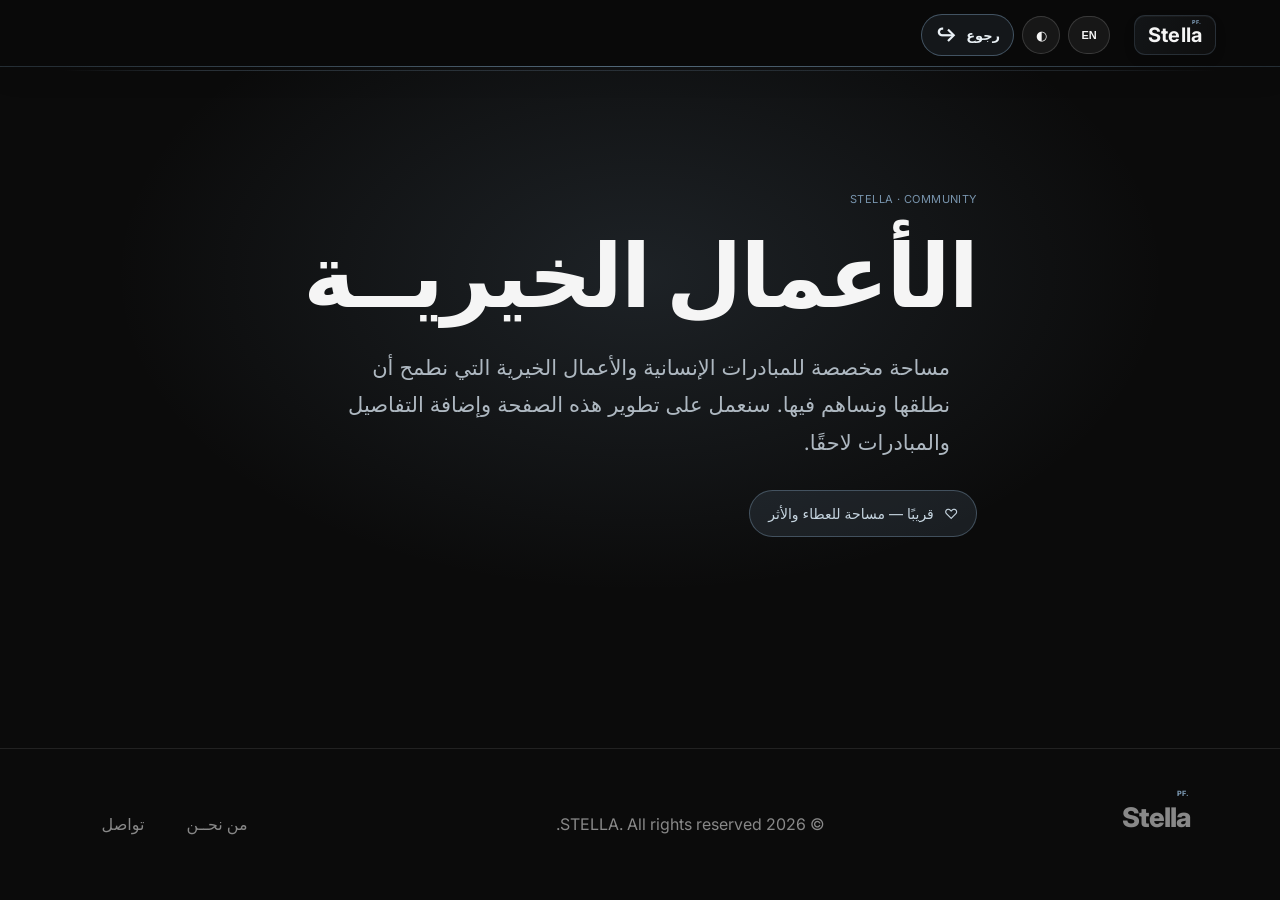
<file: charity.html>
<!doctype html>
<html lang="ar" dir="rtl">
<head>
<meta charset="utf-8">
<meta name="viewport" content="width=device-width, initial-scale=1">
<title>STELLA — الأعمال الخيريــة</title>
<meta name="description" content="مساحة الأعمال الخيرية والمبادرات الإنسانية من STELLA.">
<link rel="preconnect" href="https://fonts.googleapis.com">
<link rel="preconnect" href="https://fonts.gstatic.com" crossorigin>
<link href="https://fonts.googleapis.com/css2?family=Inter:wght@400;500;600;700;800&family=Manrope:wght@400;500;600;700;800&family=IBM+Plex+Sans+Arabic:wght@400;500;600;700&display=swap" rel="stylesheet">
<link rel="stylesheet" href="styles.css">
</head>
<body class="charity-page">
<header class="nav">
  <a class="brand" href="index.html#home" aria-label="STELLA"><span>Stell<span class="logo-a">a<sup>PF.</sup></span></span></a>
  <div class="nav-actions"><button id="languageBtn" class="icon-btn language-btn" type="button">EN</button><button id="themeBtn" class="icon-btn" type="button" aria-label="تبديل الوضع">◐</button><a class="page-back" href="index.html" aria-label="العودة إلى الصفحة الرئيسية"><span>رجوع</span><span class="page-back-arrow" aria-hidden="true">↩</span></a></div>
</header>
<main>
  <section class="charity-intro">
    <div class="charity-intro-inner">
      <p class="eyebrow">STELLA · COMMUNITY</p>
      <h1>الأعمال الخيريــة</h1>
      <p>مساحة مخصصة للمبادرات الإنسانية والأعمال الخيرية التي نطمح أن نطلقها ونساهم فيها. سنعمل على تطوير هذه الصفحة وإضافة التفاصيل والمبادرات لاحقًا.</p>
      <span class="charity-note">♡ <span>قريبًا — مساحة للعطاء والأثر</span></span>
    </div>
  </section>
</main>
<footer><div class="footer-brand">Stell<span class="logo-a">a<sup>PF.</sup></span></div><p>© 2026 STELLA. All rights reserved.</p><div><a href="index.html#about">من نحــن</a><a href="index.html#contact">تواصل</a></div></footer>
<script>
const themeBtn=document.getElementById('themeBtn');
if(localStorage.getItem('stella-theme')==='light')document.body.classList.add('light');
themeBtn.addEventListener('click',()=>{document.body.classList.toggle('light');localStorage.setItem('stella-theme',document.body.classList.contains('light')?'light':'dark')});
</script>
<script src="language.js"></script>
</body>
</html>
</file>
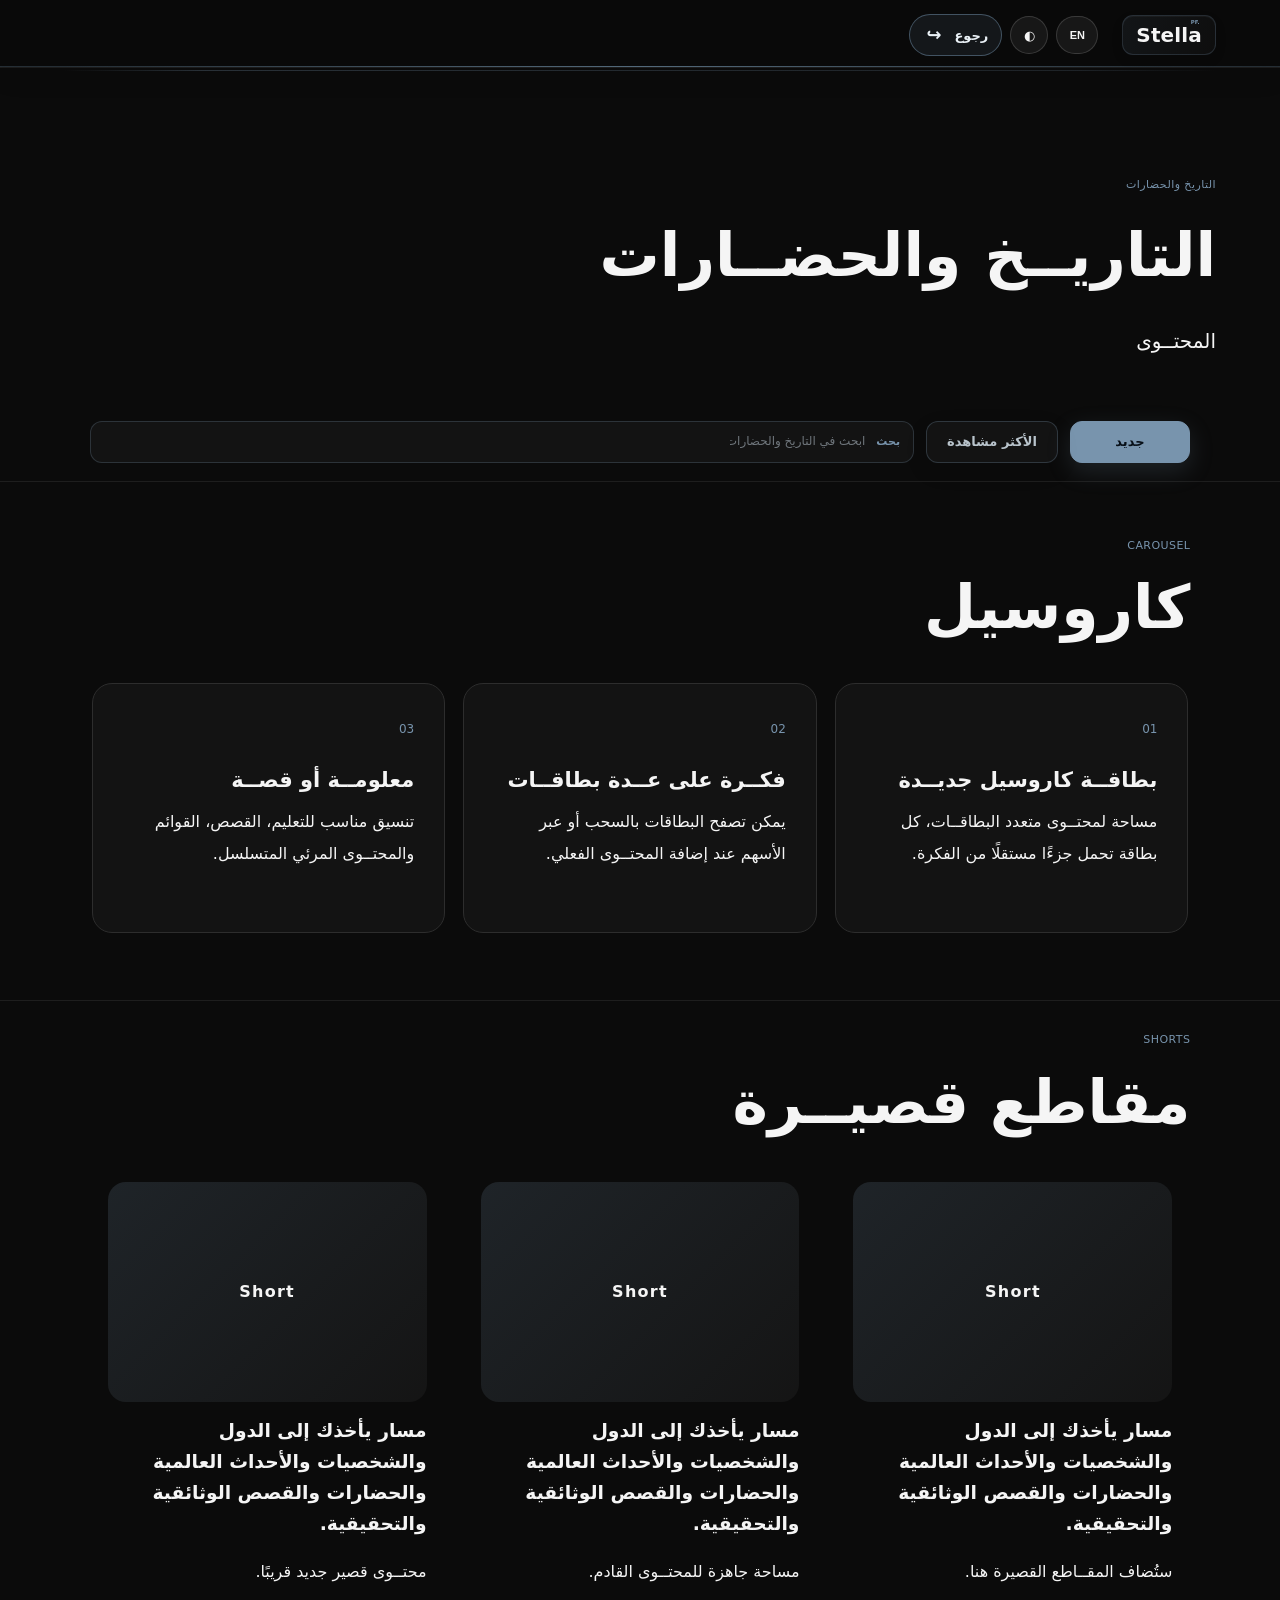
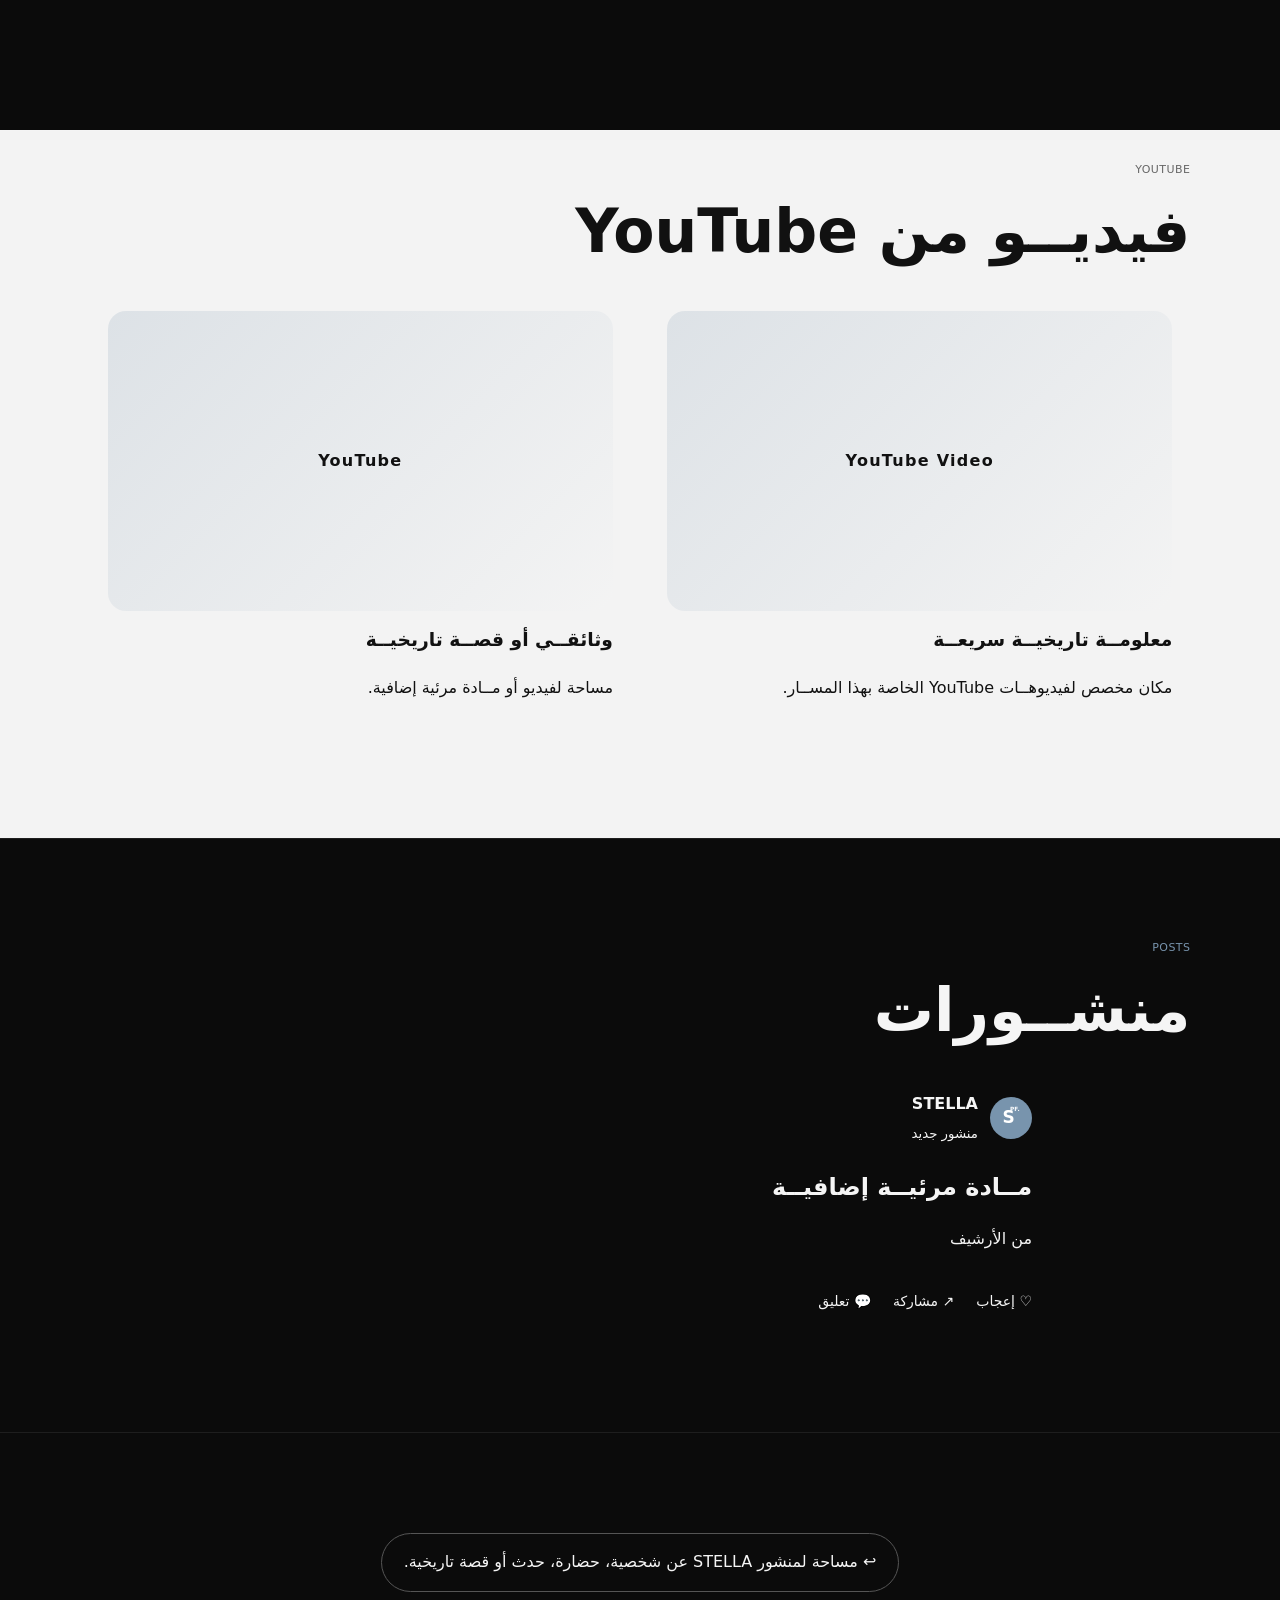
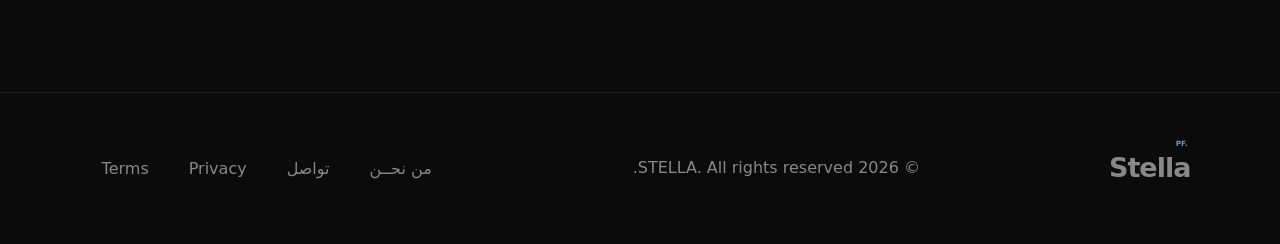
<file: history-civilizations.html>
<!doctype html>
<html lang="ar" dir="rtl">
<head>
<meta charset="utf-8">
<meta name="viewport" content="width=device-width, initial-scale=1">
<title>STELLA — history-civilizations.html</title>
<meta name="description" content="STELLA — المحتــوى">
<link rel="stylesheet" href="styles.css">
</head>
<body class="content-page">
<header class="nav">
  <a class="brand" href="index.html#home" aria-label=STELLA><span>Stell<span class="logo-a">a<sup>PF.</sup></span></span></a>
  <div class="nav-actions"><button id="languageBtn" class="icon-btn language-btn" aria-label="Switch language">EN</button><button id="themeBtn" class="icon-btn" aria-label="تبديل الوضع">◐</button><a class="page-back" href="index.html" aria-label="العودة إلى الصفحة الرئيسية"><span>رجوع</span><span class="page-back-arrow" aria-hidden="true">↩</span></a></div>
</header>
<main class="content-detail">
<section class="content-hero section"><p class="eyebrow">التاريخ والحضارات</p><h1>التاريــخ والحضــارات</h1><p class="detail-intro">المحتــوى</p></section>
<section class="content-filters section">
  <div class="content-filter-row">
    <button class="content-filter-btn active" type="button" data-content-filter="new">جديد</button>
    <button class="content-filter-btn" type="button" data-content-filter="popular">الأكثر مشاهدة</button>
    <label class="content-search"><span>بحث</span><input type="search" data-content-search placeholder="ابحث في التاريخ والحضارات..." aria-label="بحث"></label>
  </div>
</section>
<section class="section media-section carousel-section">
  <div class="section-head"><div><p class="eyebrow">Carousel</p><h2>كاروسيل</h2></div></div>
  <div class="content-carousel" data-carousel>
    <article class="carousel-card"><span class="num">01</span><h3>بطاقــة كاروسيل جديــدة</h3><p>مساحة لمحتــوى متعدد البطاقــات، كل بطاقة تحمل جزءًا مستقلًا من الفكرة.</p></article>
    <article class="carousel-card"><span class="num">02</span><h3>فكــرة على عــدة بطاقــات</h3><p>يمكن تصفح البطاقات بالسحب أو عبر الأسهم عند إضافة المحتــوى الفعلي.</p></article>
    <article class="carousel-card"><span class="num">03</span><h3>معلومــة أو قصــة</h3><p>تنسيق مناسب للتعليم، القصص، القوائم والمحتــوى المرئي المتسلسل.</p></article>
  </div>
</section>
<section class="section media-section"><div class="section-head"><div><p class="eyebrow">Shorts</p><h2>مقاطع قصيــرة</h2></div></div>
<div class="shorts-grid carousel-track content-results"><article class="media-card"><div class="media-placeholder">Short</div><h3>مسار يأخذك إلى الدول والشخصيات والأحداث العالمية والحضارات والقصص الوثائقية والتحقيقية.</h3><p>ستُضاف المقــاطع القصيرة هنا.</p></article><article class="media-card"><div class="media-placeholder">Short</div><h3>مسار يأخذك إلى الدول والشخصيات والأحداث العالمية والحضارات والقصص الوثائقية والتحقيقية.</h3><p>مساحة جاهزة للمحتــوى القادم.</p></article><article class="media-card"><div class="media-placeholder">Short</div><h3>مسار يأخذك إلى الدول والشخصيات والأحداث العالمية والحضارات والقصص الوثائقية والتحقيقية.</h3><p>محتــوى قصير جديد قريبًا.</p></article></div></section>
<section class="section media-section light-section"><div class="section-head"><div><p class="eyebrow">YouTube</p><h2>فيديــو من YouTube</h2></div></div>
<div class="video-grid content-results" data-popular-videos><article class="video-card"><div class="video-placeholder">YouTube Video</div><h3>معلومــة تاريخيــة سريعــة</h3><p>مكان مخصص لفيديوهــات YouTube الخاصة بهذا المســار.</p></article><article class="video-card"><div class="video-placeholder">YouTube</div><h3>وثائقــي أو قصــة تاريخيــة</h3><p>مساحة لفيديو أو مــادة مرئية إضافية.</p></article></div></section>
<section class="section"><div class="section-head"><div><p class="eyebrow">Posts</p><h2>منشــورات</h2></div></div>
<article class="social-post-card"><div class="post-top"><span class="post-avatar"><span class="stella-mark">S<sup>PF.</sup></span></span><div><strong>STELLA</strong><small>منشور جديد</small></div></div><h3>مــادة مرئيــة إضافيــة</h3><p>من الأرشيف</p><div class="post-actions"><span>♡ إعجاب</span><span>↗ مشاركة</span><span>💬 تعليق</span></div></article></section>
<section class="section page-end"><a class="btn ghost" href="index.html#content">↩ مساحة لمنشور STELLA عن شخصية، حضارة، حدث أو قصة تاريخية.</a></section>
</main>
<footer><div class="footer-brand">Stell<span class="logo-a">a<sup>PF.</sup></span></div><p>© 2026 STELLA. All rights reserved.</p><div><a href="index.html#about">من نحــن</a><a href="index.html#contact">تواصل</a><a href="#">Privacy</a><a href="#">Terms</a></div></footer>
<script src="app.js"></script>
</body>
</html>
</file>
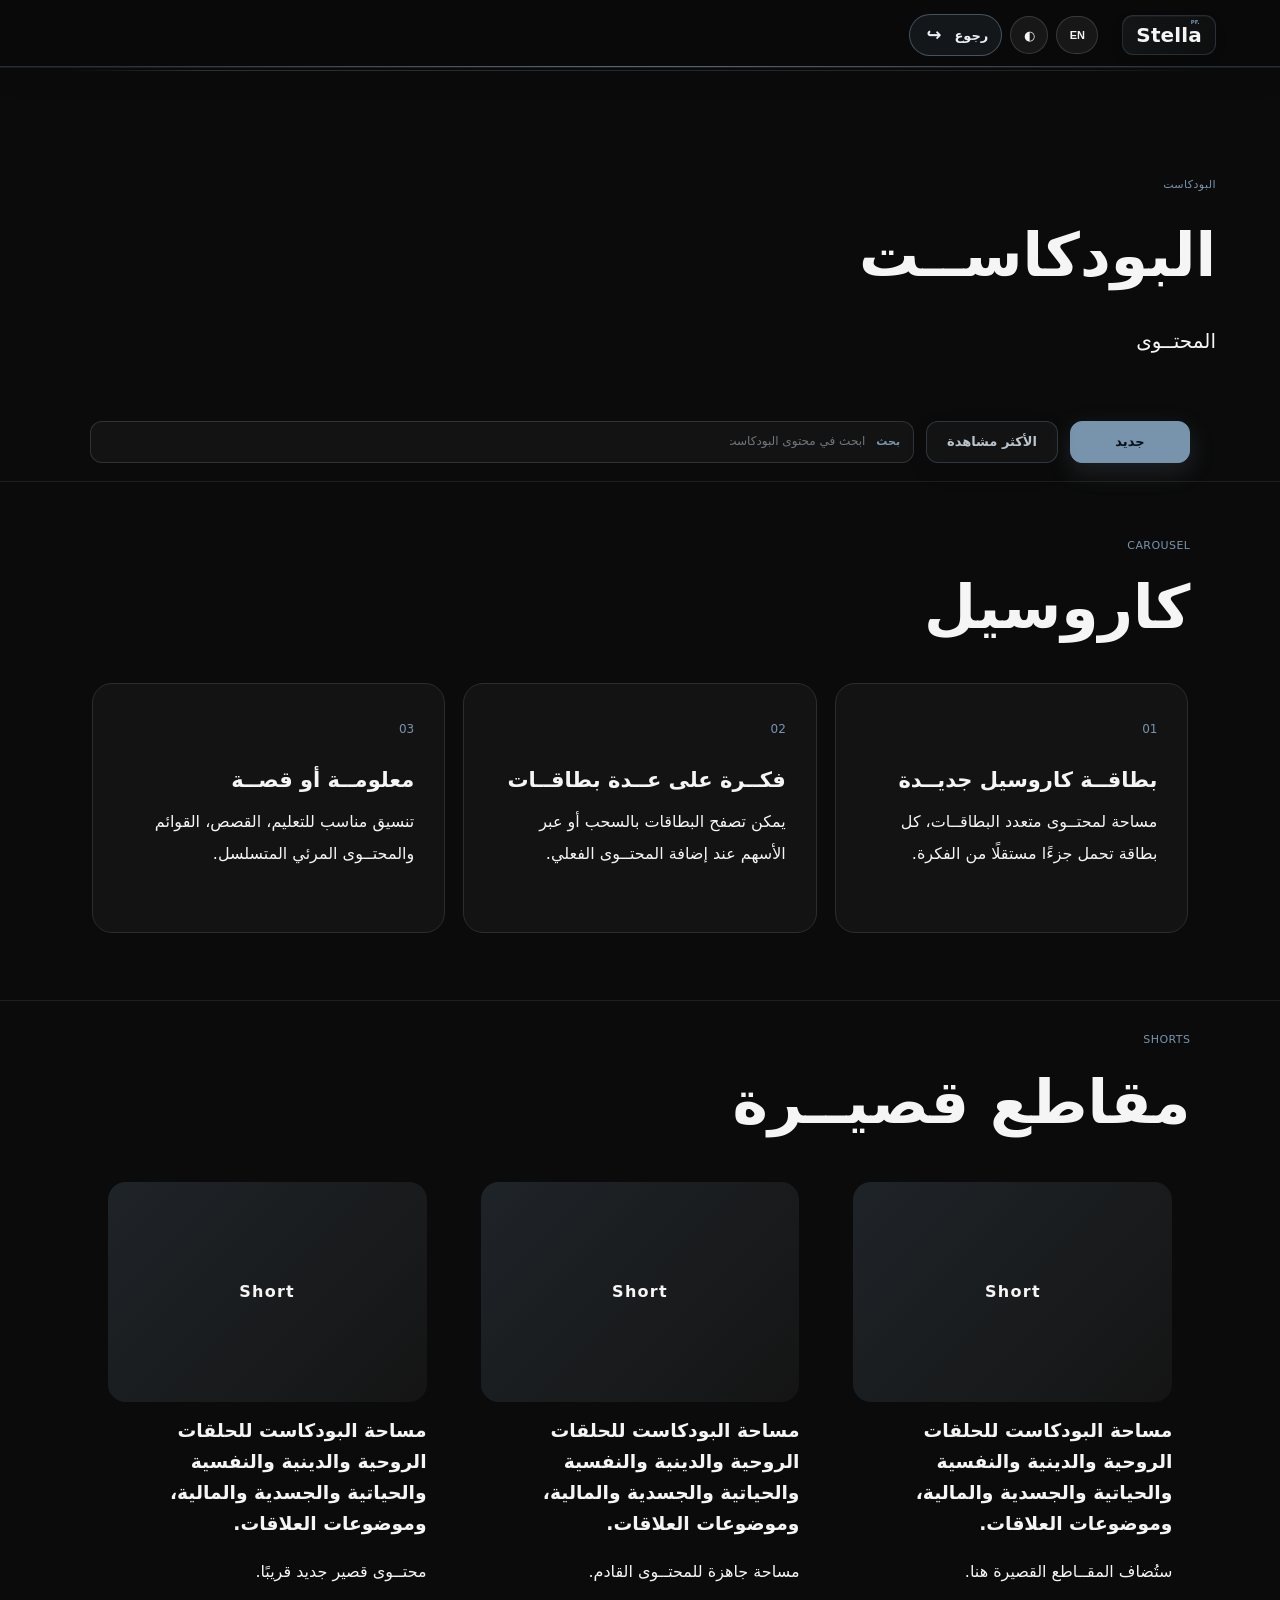
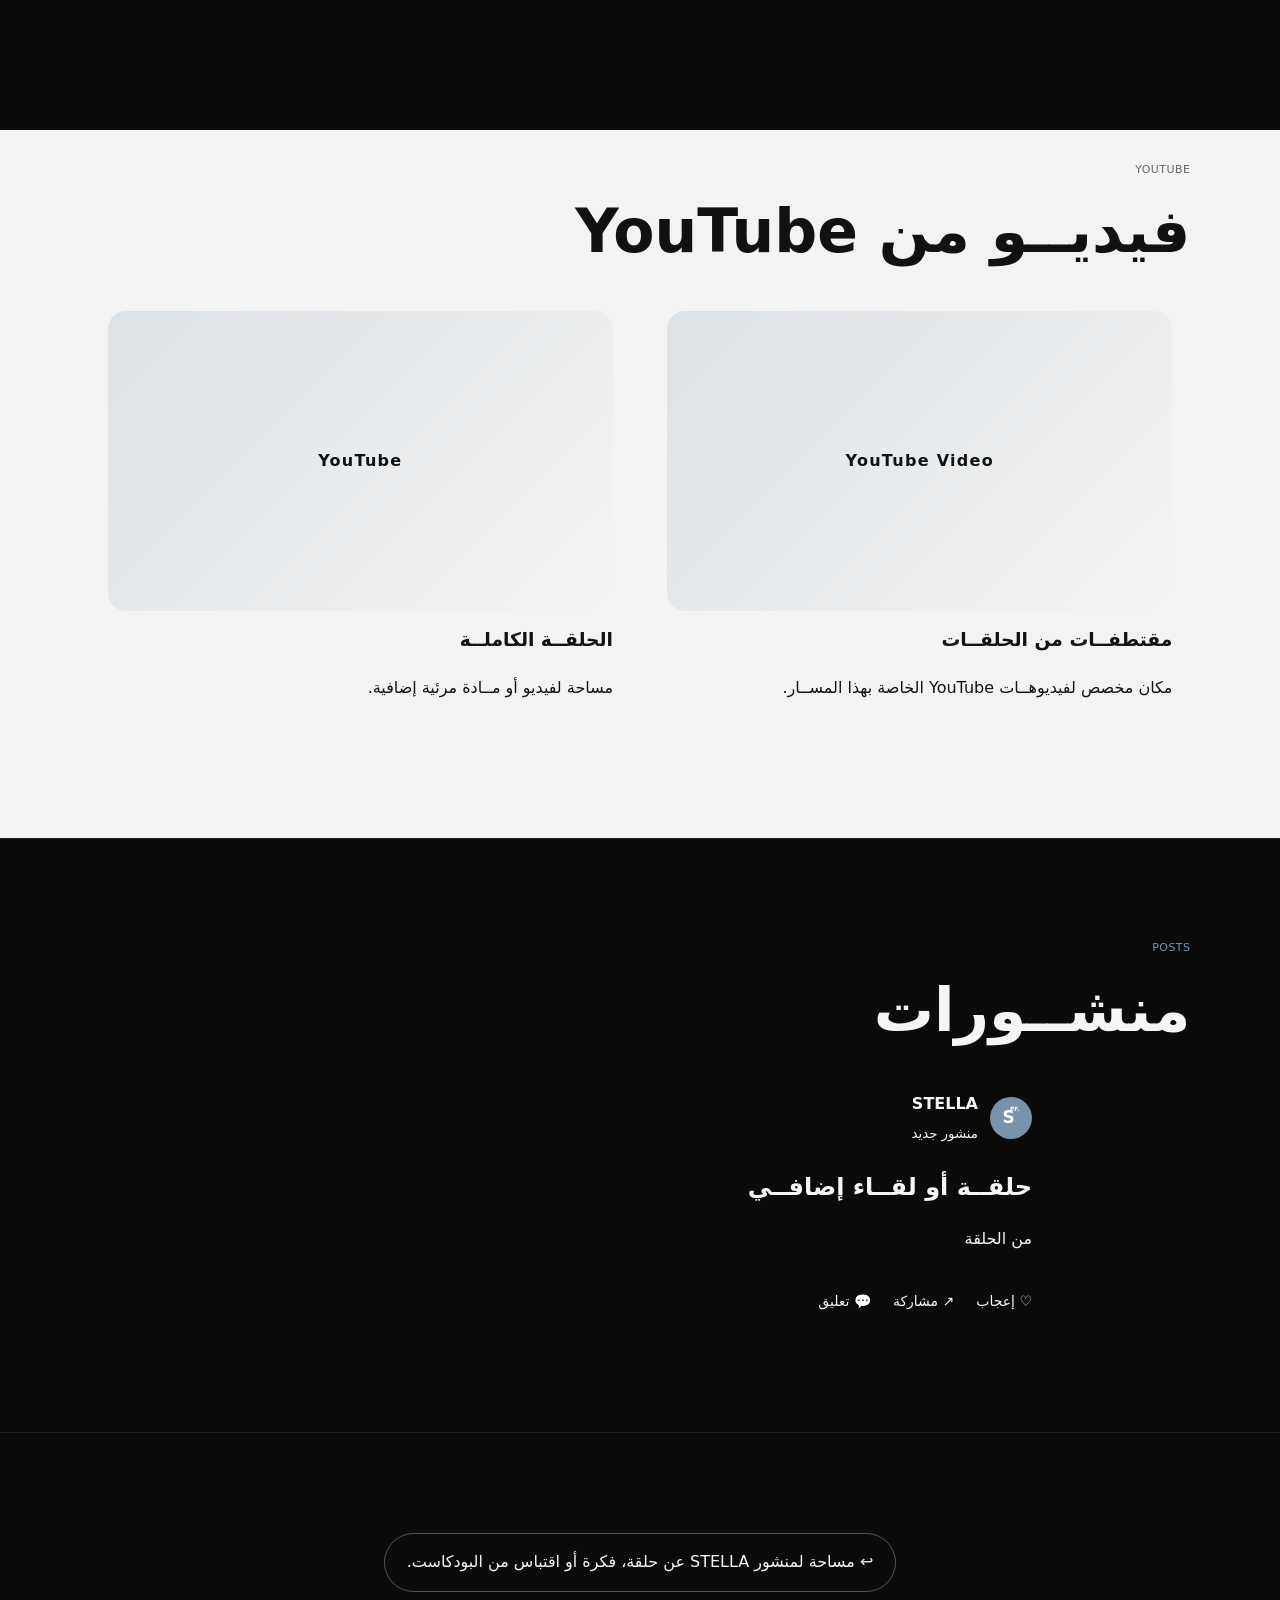
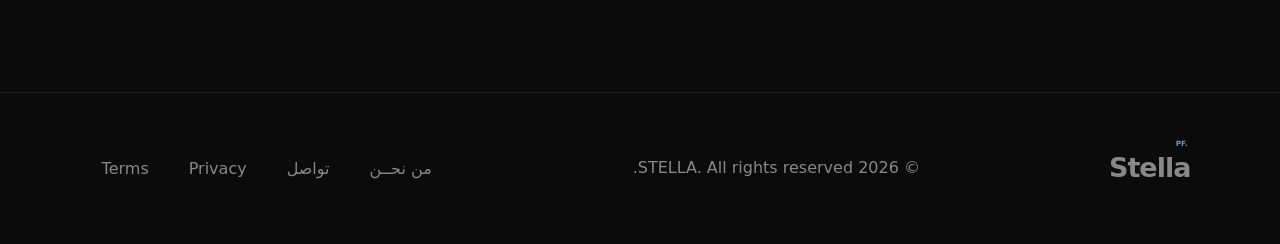
<file: podcast.html>
<!doctype html>
<html lang="ar" dir="rtl">
<head>
<meta charset="utf-8">
<meta name="viewport" content="width=device-width, initial-scale=1">
<title>STELLA — podcast.html</title>
<meta name="description" content="STELLA — المحتــوى">
<link rel="stylesheet" href="styles.css">
</head>
<body class="content-page">
<header class="nav">
  <a class="brand" href="index.html#home" aria-label=STELLA><span>Stell<span class="logo-a">a<sup>PF.</sup></span></span></a>
  <div class="nav-actions"><button id="languageBtn" class="icon-btn language-btn" aria-label="Switch language">EN</button><button id="themeBtn" class="icon-btn" aria-label="تبديل الوضع">◐</button><a class="page-back" href="index.html" aria-label="العودة إلى الصفحة الرئيسية"><span>رجوع</span><span class="page-back-arrow" aria-hidden="true">↩</span></a></div>
</header>
<main class="content-detail">
<section class="content-hero section"><p class="eyebrow">البودكاست</p><h1>البودكاســت</h1><p class="detail-intro">المحتــوى</p></section>
<section class="content-filters section">
  <div class="content-filter-row">
    <button class="content-filter-btn active" type="button" data-content-filter="new">جديد</button>
    <button class="content-filter-btn" type="button" data-content-filter="popular">الأكثر مشاهدة</button>
    <label class="content-search"><span>بحث</span><input type="search" data-content-search placeholder="ابحث في محتوى البودكاست..." aria-label="بحث"></label>
  </div>
</section>
<section class="section media-section carousel-section">
  <div class="section-head"><div><p class="eyebrow">Carousel</p><h2>كاروسيل</h2></div></div>
  <div class="content-carousel" data-carousel>
    <article class="carousel-card"><span class="num">01</span><h3>بطاقــة كاروسيل جديــدة</h3><p>مساحة لمحتــوى متعدد البطاقــات، كل بطاقة تحمل جزءًا مستقلًا من الفكرة.</p></article>
    <article class="carousel-card"><span class="num">02</span><h3>فكــرة على عــدة بطاقــات</h3><p>يمكن تصفح البطاقات بالسحب أو عبر الأسهم عند إضافة المحتــوى الفعلي.</p></article>
    <article class="carousel-card"><span class="num">03</span><h3>معلومــة أو قصــة</h3><p>تنسيق مناسب للتعليم، القصص، القوائم والمحتــوى المرئي المتسلسل.</p></article>
  </div>
</section>
<section class="section media-section"><div class="section-head"><div><p class="eyebrow">Shorts</p><h2>مقاطع قصيــرة</h2></div></div>
<div class="shorts-grid carousel-track content-results"><article class="media-card"><div class="media-placeholder">Short</div><h3>مساحة البودكاست للحلقات الروحية والدينية والنفسية والحياتية والجسدية والمالية، وموضوعات العلاقات.</h3><p>ستُضاف المقــاطع القصيرة هنا.</p></article><article class="media-card"><div class="media-placeholder">Short</div><h3>مساحة البودكاست للحلقات الروحية والدينية والنفسية والحياتية والجسدية والمالية، وموضوعات العلاقات.</h3><p>مساحة جاهزة للمحتــوى القادم.</p></article><article class="media-card"><div class="media-placeholder">Short</div><h3>مساحة البودكاست للحلقات الروحية والدينية والنفسية والحياتية والجسدية والمالية، وموضوعات العلاقات.</h3><p>محتــوى قصير جديد قريبًا.</p></article></div></section>
<section class="section media-section light-section"><div class="section-head"><div><p class="eyebrow">YouTube</p><h2>فيديــو من YouTube</h2></div></div>
<div class="video-grid content-results" data-popular-videos><article class="video-card"><div class="video-placeholder">YouTube Video</div><h3>مقتطفــات من الحلقــات</h3><p>مكان مخصص لفيديوهــات YouTube الخاصة بهذا المســار.</p></article><article class="video-card"><div class="video-placeholder">YouTube</div><h3>الحلقــة الكاملــة</h3><p>مساحة لفيديو أو مــادة مرئية إضافية.</p></article></div></section>
<section class="section"><div class="section-head"><div><p class="eyebrow">Posts</p><h2>منشــورات</h2></div></div>
<article class="social-post-card"><div class="post-top"><span class="post-avatar"><span class="stella-mark">S<sup>PF.</sup></span></span><div><strong>STELLA</strong><small>منشور جديد</small></div></div><h3>حلقــة أو لقــاء إضافــي</h3><p>من الحلقة</p><div class="post-actions"><span>♡ إعجاب</span><span>↗ مشاركة</span><span>💬 تعليق</span></div></article></section>
<section class="section page-end"><a class="btn ghost" href="index.html#content">↩ مساحة لمنشور STELLA عن حلقة، فكرة أو اقتباس من البودكاست.</a></section>
</main>
<footer><div class="footer-brand">Stell<span class="logo-a">a<sup>PF.</sup></span></div><p>© 2026 STELLA. All rights reserved.</p><div><a href="index.html#about">من نحــن</a><a href="index.html#contact">تواصل</a><a href="#">Privacy</a><a href="#">Terms</a></div></footer>
<script src="app.js"></script>
</body>
</html>
</file>
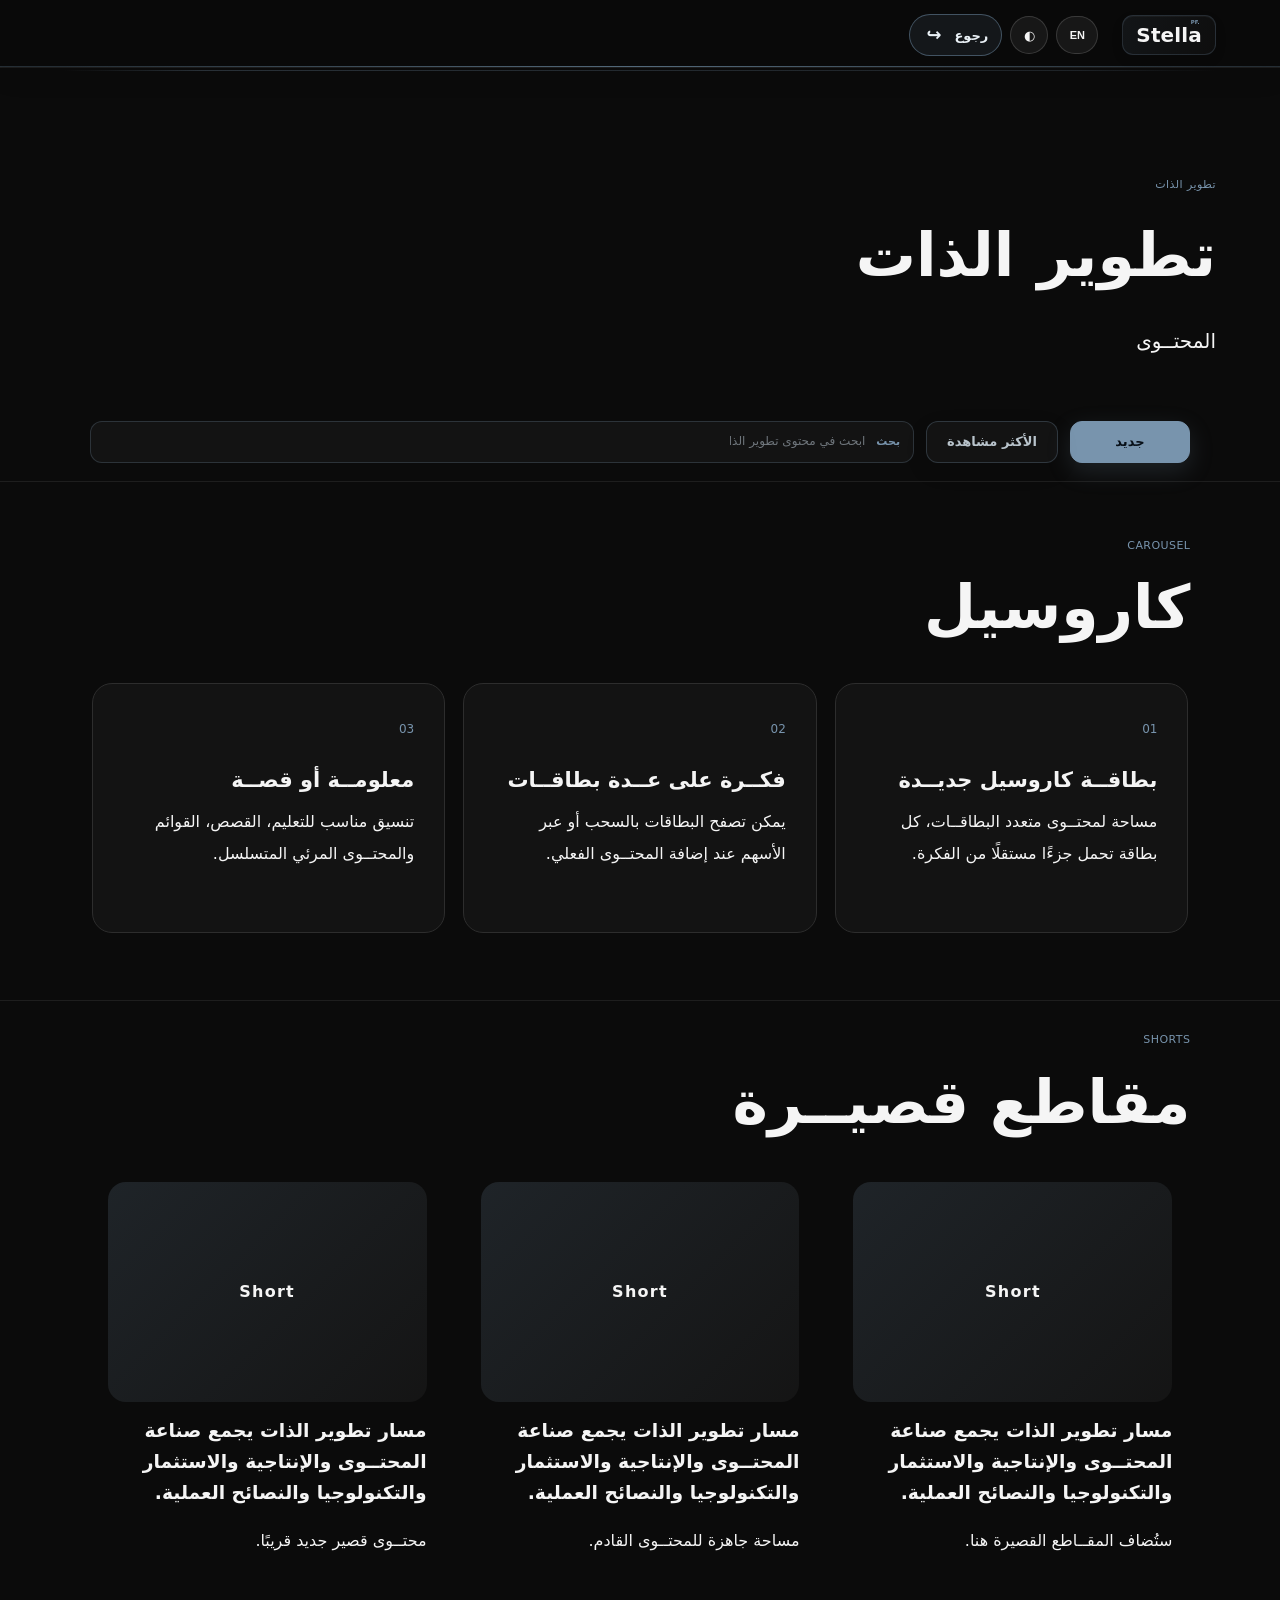
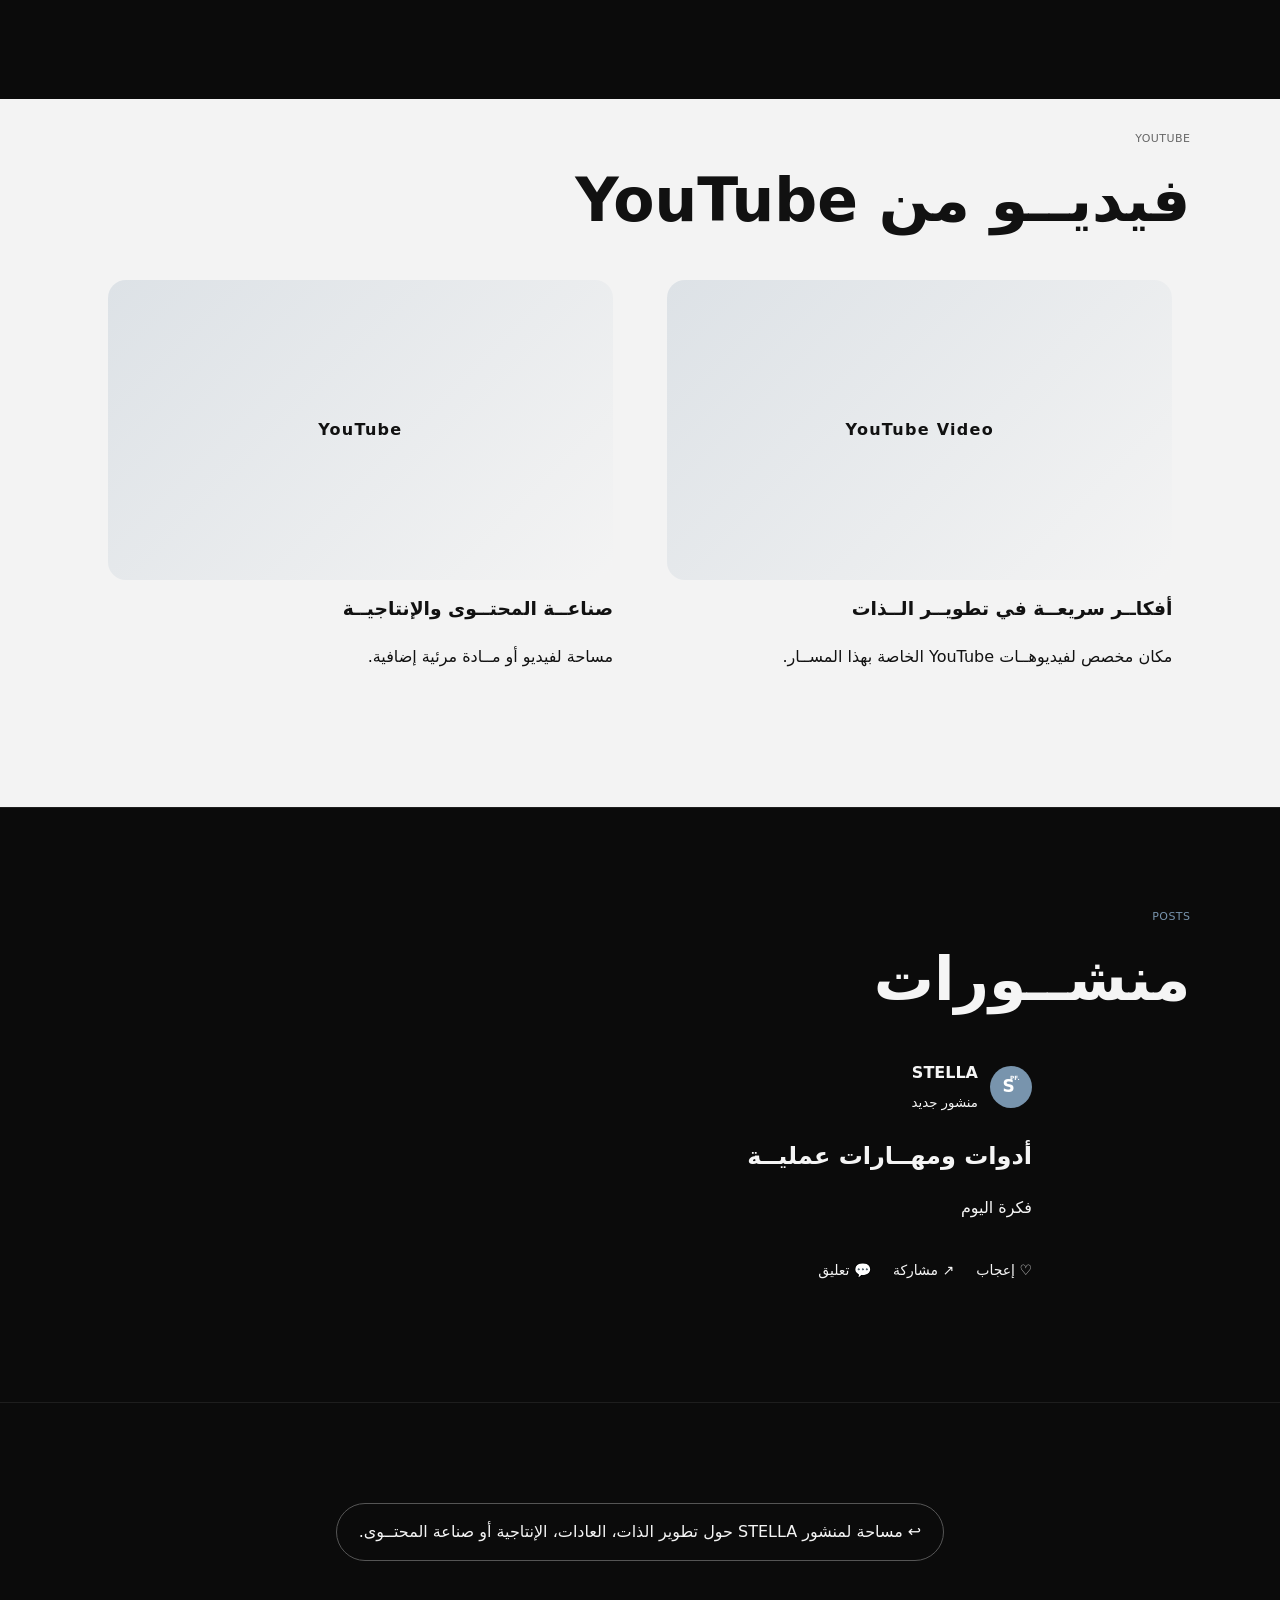
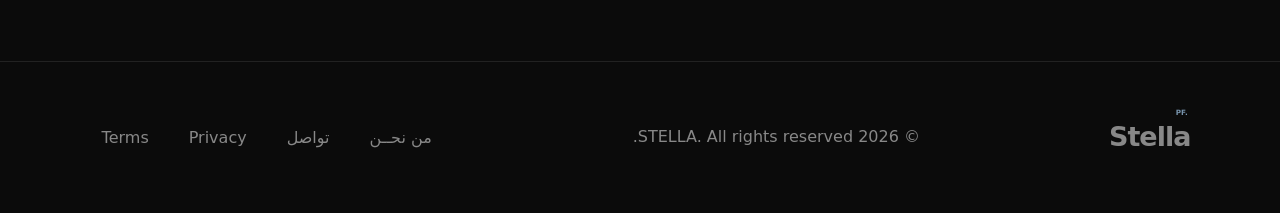
<file: self-development.html>
<!doctype html>
<html lang="ar" dir="rtl">
<head>
<meta charset="utf-8">
<meta name="viewport" content="width=device-width, initial-scale=1">
<title>STELLA — self-development.html</title>
<meta name="description" content="STELLA — المحتــوى">
<link rel="stylesheet" href="styles.css">
</head>
<body class="content-page">
<header class="nav">
  <a class="brand" href="index.html#home" aria-label=STELLA><span>Stell<span class="logo-a">a<sup>PF.</sup></span></span></a>
  <div class="nav-actions"><button id="languageBtn" class="icon-btn language-btn" aria-label="Switch language">EN</button><button id="themeBtn" class="icon-btn" aria-label="تبديل الوضع">◐</button><a class="page-back" href="index.html" aria-label="العودة إلى الصفحة الرئيسية"><span>رجوع</span><span class="page-back-arrow" aria-hidden="true">↩</span></a></div>
</header>
<main class="content-detail">
<section class="content-hero section"><p class="eyebrow">تطوير الذات</p><h1>تطوير الذات</h1><p class="detail-intro">المحتــوى</p></section>
<section class="content-filters section">
  <div class="content-filter-row">
    <button class="content-filter-btn active" type="button" data-content-filter="new">جديد</button>
    <button class="content-filter-btn" type="button" data-content-filter="popular">الأكثر مشاهدة</button>
    <label class="content-search"><span>بحث</span><input type="search" data-content-search placeholder="ابحث في محتوى تطوير الذات..." aria-label="بحث"></label>
  </div>
</section>
<section class="section media-section carousel-section">
  <div class="section-head"><div><p class="eyebrow">Carousel</p><h2>كاروسيل</h2></div></div>
  <div class="content-carousel" data-carousel>
    <article class="carousel-card"><span class="num">01</span><h3>بطاقــة كاروسيل جديــدة</h3><p>مساحة لمحتــوى متعدد البطاقــات، كل بطاقة تحمل جزءًا مستقلًا من الفكرة.</p></article>
    <article class="carousel-card"><span class="num">02</span><h3>فكــرة على عــدة بطاقــات</h3><p>يمكن تصفح البطاقات بالسحب أو عبر الأسهم عند إضافة المحتــوى الفعلي.</p></article>
    <article class="carousel-card"><span class="num">03</span><h3>معلومــة أو قصــة</h3><p>تنسيق مناسب للتعليم، القصص، القوائم والمحتــوى المرئي المتسلسل.</p></article>
  </div>
</section>
<section class="section media-section"><div class="section-head"><div><p class="eyebrow">Shorts</p><h2>مقاطع قصيــرة</h2></div></div>
<div class="shorts-grid carousel-track content-results"><article class="media-card"><div class="media-placeholder">Short</div><h3>مسار تطوير الذات يجمع صناعة المحتــوى والإنتاجية والاستثمار والتكنولوجيا والنصائح العملية.</h3><p>ستُضاف المقــاطع القصيرة هنا.</p></article><article class="media-card"><div class="media-placeholder">Short</div><h3>مسار تطوير الذات يجمع صناعة المحتــوى والإنتاجية والاستثمار والتكنولوجيا والنصائح العملية.</h3><p>مساحة جاهزة للمحتــوى القادم.</p></article><article class="media-card"><div class="media-placeholder">Short</div><h3>مسار تطوير الذات يجمع صناعة المحتــوى والإنتاجية والاستثمار والتكنولوجيا والنصائح العملية.</h3><p>محتــوى قصير جديد قريبًا.</p></article></div></section>
<section class="section media-section light-section"><div class="section-head"><div><p class="eyebrow">YouTube</p><h2>فيديــو من YouTube</h2></div></div>
<div class="video-grid content-results" data-popular-videos><article class="video-card"><div class="video-placeholder">YouTube Video</div><h3>أفكاــر سريعــة في تطويــر الــذات</h3><p>مكان مخصص لفيديوهــات YouTube الخاصة بهذا المســار.</p></article><article class="video-card"><div class="video-placeholder">YouTube</div><h3>صناعــة المحتــوى والإنتاجيــة</h3><p>مساحة لفيديو أو مــادة مرئية إضافية.</p></article></div></section>
<section class="section"><div class="section-head"><div><p class="eyebrow">Posts</p><h2>منشــورات</h2></div></div>
<article class="social-post-card"><div class="post-top"><span class="post-avatar"><span class="stella-mark">S<sup>PF.</sup></span></span><div><strong>STELLA</strong><small>منشور جديد</small></div></div><h3>أدوات ومهــارات عمليــة</h3><p>فكرة اليوم</p><div class="post-actions"><span>♡ إعجاب</span><span>↗ مشاركة</span><span>💬 تعليق</span></div></article></section>
<section class="section page-end"><a class="btn ghost" href="index.html#content">↩ مساحة لمنشور STELLA حول تطوير الذات، العادات، الإنتاجية أو صناعة المحتــوى.</a></section>
</main>
<footer><div class="footer-brand">Stell<span class="logo-a">a<sup>PF.</sup></span></div><p>© 2026 STELLA. All rights reserved.</p><div><a href="index.html#about">من نحــن</a><a href="index.html#contact">تواصل</a><a href="#">Privacy</a><a href="#">Terms</a></div></footer>
<script src="app.js"></script>
</body>
</html>
</file>
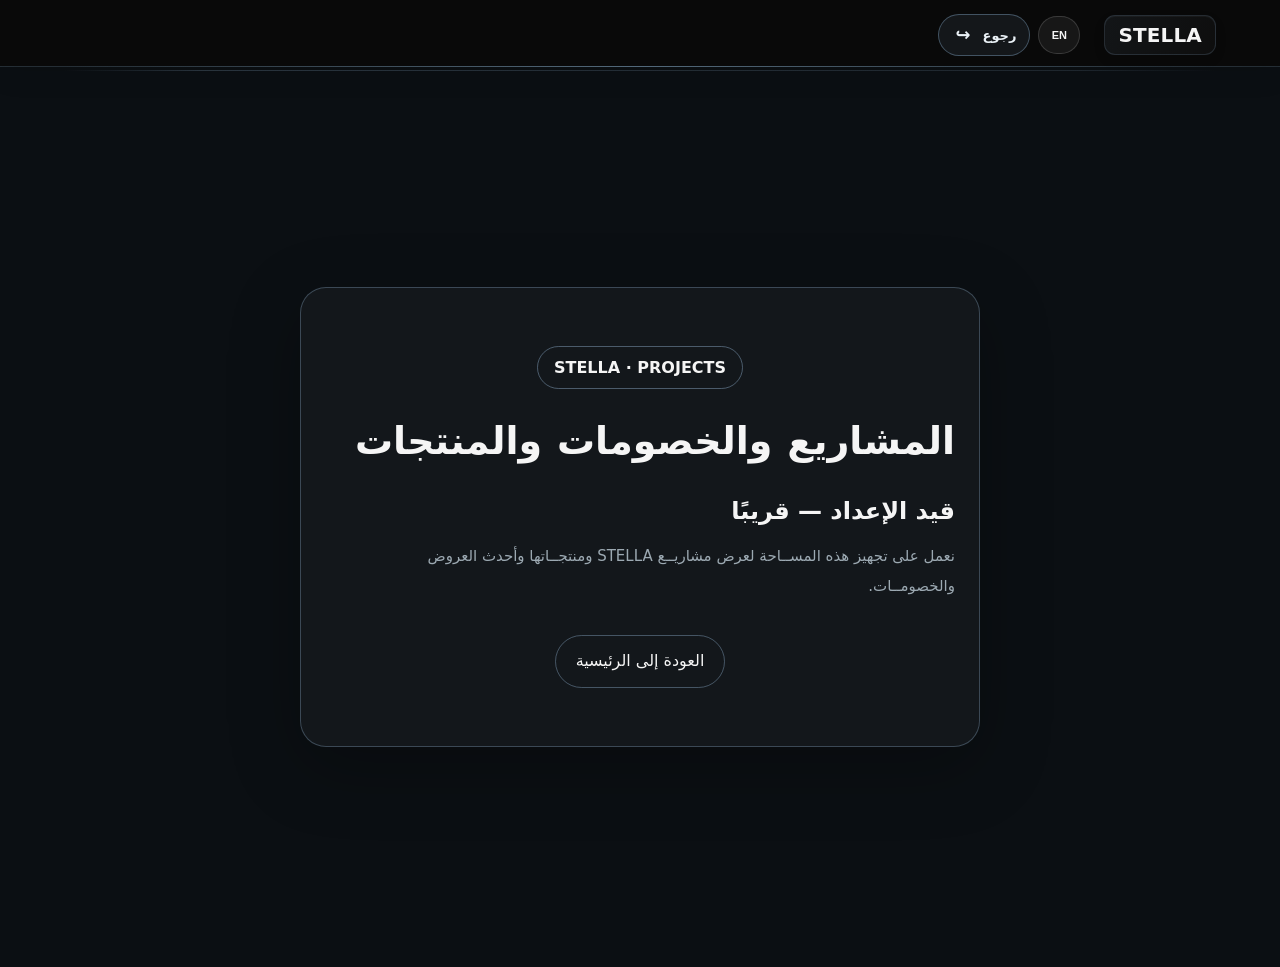
<file: shop.html>
<!doctype html>
<html lang="ar" dir="rtl">
<head>
<meta charset="UTF-8">
<meta name="viewport" content="width=device-width, initial-scale=1.0">
<title>المشاريــع والخصومات والمنتجات — STELLA</title>
<meta name="description" content="مساحة مشاريع STELLA وخصوماتها ومنتجاتها. قريباً.">
<link rel="stylesheet" href="styles.css">
<style>
.shop-soon-page{min-height:100vh;display:grid;place-items:center;padding:28px;background:var(--STELLA-bg,#0b0f13);color:inherit}
.shop-soon-card{width:min(680px,94vw);padding:clamp(30px,6vw,58px) 24px;text-align:center;border:1px solid rgba(120,148,173,.4);border-radius:26px;background:rgba(255,255,255,.035);box-shadow:0 20px 70px rgba(0,0,0,.25)}
.shop-soon-label{display:inline-flex;padding:8px 16px;border:1px solid rgba(120,148,173,.55);border-radius:999px;color:var(--STELLA-blue);font-weight:800}
.shop-soon-card h1{margin:22px 0 18px;font-size:clamp(25px,5vw,38px);line-height:1.5}
.shop-soon-card p{margin:8px 0;color:#9ca9b2;font-size:15px}
.shop-soon-card .soon{font-weight:900;font-size:clamp(19px,3vw,24px);color:var(--STELLA-blue)}
.shop-home{display:inline-flex;margin-top:26px;padding:11px 20px;border:1px solid rgba(120,148,173,.5);border-radius:999px;color:inherit;text-decoration:none}
</style>
</head>
<body>
<header class="nav"><a class="brand" href="index.html">STELLA</a><div class="nav-actions"><button id="languageBtn" class="icon-btn language-btn" type="button">EN</button><a class="page-back" href="index.html" aria-label="Back to home"><span>رجوع</span><span class="page-back-arrow" aria-hidden="true">↩</span></a></div></header>
<main class="shop-soon-page">
<section class="shop-soon-card">
<span class="shop-soon-label">STELLA · PROJECTS</span>
<h1>المشاريع والخصومات والمنتجات</h1>
<p class="soon">قيد الإعداد — قريبًا</p>
<p>نعمل على تجهيز هذه المســاحة لعرض مشاريــع STELLA ومنتجــاتها وأحدث العروض والخصومــات.</p>
<a class="shop-home" href="index.html">العودة إلى الرئيسية</a>
</section>
</main>
<script src="language.js"></script>
</body>
</html>
</file>
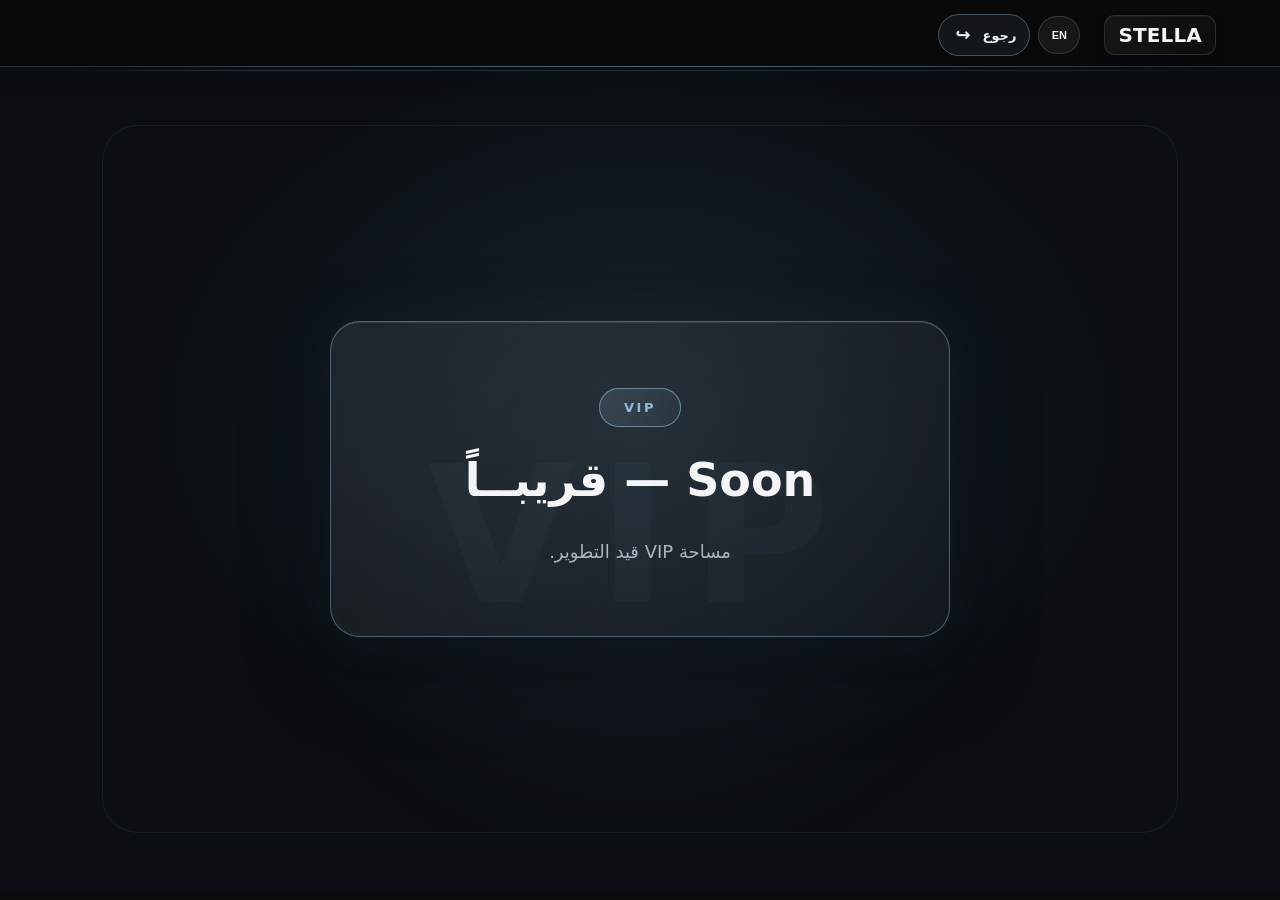
<file: vip.html>
<!doctype html>
<html lang="ar" dir="rtl">
<head>
<meta charset="UTF-8">
<meta name="viewport" content="width=device-width, initial-scale=1.0">
<title>VIP — STELLA</title>
<link rel="stylesheet" href="styles.css">
<style>
.vip-soon-page{
 min-height:calc(100svh - 76px);box-sizing:border-box;
 display:grid;place-items:center;
 padding:clamp(28px,6vh,64px) 20px;
 position:relative;isolation:isolate;overflow:hidden;
 background:radial-gradient(ellipse at 50% 42%,rgba(85,132,169,.13),transparent 55%),var(--STELLA-bg,#0b0f13);
 color:inherit
}
.vip-soon-page::before{
 content:"";position:absolute;inset:7% 8%;z-index:-1;pointer-events:none;
 border:1px solid rgba(120,148,173,.10);border-radius:36px;
 background:radial-gradient(circle at 50% 50%,rgba(120,148,173,.06),transparent 65%)
}
.vip-soon-card{
 position:relative;width:min(620px,100%);box-sizing:border-box;
 display:flex;flex-direction:column;align-items:center;justify-content:center;gap:18px;
 padding:clamp(38px,7vw,66px) clamp(24px,6vw,54px);
 text-align:center;border:1px solid rgba(145,185,217,.42);border-radius:30px;
 background:linear-gradient(145deg,rgba(255,255,255,.075),rgba(255,255,255,.025));
 box-shadow:0 28px 85px rgba(0,0,0,.34),inset 0 1px rgba(255,255,255,.09),0 0 55px rgba(100,151,190,.08);
 overflow:hidden
}
.vip-soon-card::before{content:"VIP";position:absolute;inset:auto 0 4px;text-align:center;font-size:clamp(100px,22vw,190px);font-weight:900;letter-spacing:.12em;line-height:1;color:rgba(145,185,217,.035);pointer-events:none}
.vip-soon-badge{
 position:relative;display:inline-flex;align-items:center;justify-content:center;
 padding:9px 24px;border:1px solid rgba(145,185,217,.6);border-radius:999px;
 background:linear-gradient(120deg,rgba(145,185,217,.18),rgba(145,185,217,.05));
 color:var(--STELLA-blue,#91b9d9);font-size:13px;font-weight:900;letter-spacing:.2em;line-height:1.5
}
.vip-soon-card h1{position:relative;margin:0;font-size:clamp(30px,5.4vw,46px);font-weight:850;line-height:1.55;letter-spacing:0;text-wrap:balance}
.vip-soon-card p{position:relative;max-width:36ch;margin:0;color:var(--muted,#aab6c0);font-size:clamp(15px,2vw,18px);line-height:2}
body.light .vip-soon-page{background:radial-gradient(ellipse at 50% 42%,rgba(88,125,156,.13),transparent 58%),var(--STELLA-bg,#f3f6f8)}
body.light .vip-soon-card{border-color:rgba(88,125,156,.34);background:linear-gradient(145deg,rgba(255,255,255,.96),rgba(238,244,248,.91));box-shadow:0 24px 70px rgba(39,67,88,.13),inset 0 1px #fff}
body.light .vip-soon-card::before{color:rgba(68,104,132,.045)}
body.light .vip-soon-card p{color:#607181}
@media(max-width:600px){
 .vip-soon-page{min-height:calc(100svh - 64px);padding:26px 16px}
 .vip-soon-page::before{inset:4% 3%;border-radius:24px}
 .vip-soon-card{padding:42px 22px;border-radius:24px;gap:16px}
 .vip-soon-card h1{font-size:clamp(27px,8vw,36px);line-height:1.6}
}
@media(prefers-reduced-motion:reduce){.vip-soon-card{transition:none}}
</style>
</head>
<body>
<header class="nav"><a class="brand" href="index.html">STELLA</a><div class="nav-actions"><button id="languageBtn" class="icon-btn language-btn" type="button">EN</button><a class="page-back" href="index.html" aria-label="Back to home"><span>رجوع</span><span class="page-back-arrow" aria-hidden="true">↩</span></a></div></header>
<main class="vip-soon-page">
<section class="vip-soon-card">
<span class="vip-soon-badge">VIP</span>
<h1>قريبــاً — Soon</h1>
<p>مساحة VIP قيد التطوير.</p>
</section>
</main>
<script src="language.js"></script>
</body>
</html>
</file>
<file: styles.css>
*{box-sizing:border-box}html{scroll-behavior:smooth}body{margin:0;background:#0b0b0b;color:#f5f5f5;font-family:Inter,system-ui,sans-serif;line-height:1.8}body.light{background:#f7f7f7;color:#111}a{text-decoration:none;color:inherit}.nav{position:sticky;top:0;z-index:20;display:flex;align-items:center;justify-content:space-between;padding:15px 5%;background:rgba(10,10,10,.98);backdrop-filter:blur(18px);border-bottom:1px solid rgba(255,255,255,.1)}body.light .nav{background:rgba(255,255,255,.98);border-color:rgba(0,0,0,.1)}.brand,.footer-brand{font-size:27px;font-weight:800;letter-spacing:-1px}.brand b,.footer-brand span,.side-brand span,h1 span{font-weight:800}.desktop-nav{display:flex;gap:25px;font-size:13px;color:#cfcfcf}.desktop-nav a:hover,.text-link:hover{color:#fff;text-decoration:underline}.nav-actions{display:flex;gap:8px}.icon-btn,.close-btn{border:1px solid rgba(255,255,255,.15);background:rgba(255,255,255,.06);color:inherit;border-radius:50%;width:38px;height:38px;cursor:pointer}.side-menu{position:fixed;z-index:40;right:-360px;top:0;width:min(360px,90vw);height:100vh;background:#111;border-left:1px solid #333;transition:right .35s;padding:25px;overflow:auto}.side-menu.open{right:0}.close-btn{font-size:24px;float:left}.side-inner{clear:both;padding-top:35px;display:flex;flex-direction:column;gap:9px}.side-inner a,.side-inner summary{padding:9px 4px;color:#ddd;cursor:pointer}.side-inner a:hover,.side-inner summary:hover{color:#fff}.side-inner details a{padding-right:22px;display:block}.overlay{display:none;position:fixed;inset:0;background:rgba(0,0,0,.55);z-index:30}.overlay.show{display:block}.hero{min-height:82vh;padding:100px 7% 70px;display:grid;grid-template-columns:1.3fr .7fr;gap:50px;align-items:center;background:radial-gradient(circle at 80% 30%,rgba(255,255,255,.08),transparent 35%)}h1{font-size:clamp(64px,13vw,150px);line-height:.9;margin:10px 0;letter-spacing:-8px}.eyebrow{font-size:11px;text-transform:uppercase;letter-spacing:2px;color:#aaa;margin:0 0 12px}.lead{font-size:24px;font-weight:600;max-width:680px}.muted{color:#aaa}.max{max-width:700px}.hero-card{padding:28px;border-radius:28px;display:flex;gap:20px;align-items:center}.glass{background:rgba(255,255,255,.06);border:1px solid rgba(255,255,255,.12);box-shadow:0 25px 70px rgba(0,0,0,.28);backdrop-filter:blur(16px)}.hero-card small{display:block;color:#888;margin-top:8px}.mark{font-size:70px;font-weight:800}.cta-row{display:flex;gap:12px;margin-top:28px;flex-wrap:wrap}.btn{display:inline-block;padding:11px 20px;border-radius:999px;border:1px solid #555}.primary{background:#fff;color:#000;border-color:#fff}.ghost{background:transparent}.section{padding:100px 7%;border-top:1px solid rgba(255,255,255,.08)}.light-section{background:#f3f3f3;color:#111}.light-section .muted,.light-section .eyebrow{color:#666}.intro{display:grid;grid-template-columns:1fr 1fr;gap:60px}.intro h2,.section h2{font-size:clamp(32px,5vw,60px);line-height:1.15;margin:0}.intro p:last-child{font-size:18px;color:#aaa}.founder{display:grid;grid-template-columns:.7fr 1.3fr;gap:55px;align-items:center}.founder-photo{aspect-ratio:1;border-radius:30px;display:grid;place-items:end start;padding:25px;background:linear-gradient(145deg,#252525,#090909);border:1px solid #333}.founder-photo span{font-size:38px;font-weight:800}.founder h3{color:#aaa}.cards{display:grid;gap:18px;margin-top:35px}.cards.three{grid-template-columns:repeat(3,1fr)}.cards.four{grid-template-columns:repeat(4,1fr)}.card{padding:28px;border:1px solid #2d2d2d;border-radius:25px;background:rgba(255,255,255,.035);box-shadow:0 20px 60px rgba(0,0,0,.12);transition:transform .25s,background .25s}.card:hover{transform:translateY(-5px);background:rgba(255,255,255,.065)}.card h3{margin-top:8px}.card p{color:#aaa}.dark{background:#111;color:#fff;border-color:#222}.dark p{color:#999}.num{font-size:12px;color:#777}.chips{display:flex;flex-wrap:wrap;gap:10px;margin-top:30px}.chips span{border:1px solid #ccc;padding:8px 15px;border-radius:999px}.email{font-size:clamp(18px,4vw,32px);font-weight:700;border-bottom:1px solid #777}.contact{display:flex;justify-content:space-between;gap:30px;align-items:end}footer{padding:45px 7%;border-top:1px solid #222;display:flex;justify-content:space-between;gap:25px;flex-wrap:wrap;color:#888}footer div:last-child{display:flex;gap:18px}footer a:hover{color:#fff}@media(max-width:900px){.desktop-nav{display:none}.hero{grid-template-columns:1fr;padding-top:75px}.intro,.founder{grid-template-columns:1fr}.cards.three,.cards.four{grid-template-columns:1fr 1fr}.contact{flex-direction:column;align-items:flex-start}}@media(max-width:600px){.nav{padding:12px 18px}.brand{font-size:23px}.hero{padding:65px 22px}.section{padding:70px 22px}h1{font-size:82px;letter-spacing:-5px}.lead{font-size:19px}.cards.three,.cards.four{grid-template-columns:1fr}.hero-card{padding:20px}.intro h2,.section h2{font-size:35px}.contact{gap:20px}.email{font-size:18px}footer{padding:35px 22px}}@media(prefers-reduced-motion:reduce){html{scroll-behavior:auto}.card{transition:none}}
.founder-photo{overflow:hidden;padding:0}.founder-photo img{width:100%;height:100%;object-fit:cover;display:block;}
:root{--stella-blue:#7894ad;--stella-blue-soft:rgba(120,148,173,.14);--stella-blue-line:rgba(120,148,173,.42)}
.desktop-nav a:hover,.text-link:hover{color:var(--stella-blue);text-decoration:none}.eyebrow{color:var(--stella-blue)}.text-link,.email{transition:color .2s,border-color .2s}.text-link:hover,.email:hover{color:var(--stella-blue);border-color:var(--stella-blue)}.btn.primary{background:var(--stella-blue);border-color:var(--stella-blue);color:#080b0e}.btn.primary:hover{background:#91a9bd;border-color:#91a9bd}.icon-btn:hover{border-color:var(--stella-blue);color:var(--stella-blue);background:var(--stella-blue-soft)}.card:hover{border-color:var(--stella-blue-line)}.num,.mark{color:var(--stella-blue)}.language-btn{width:auto;min-width:42px;padding:0 9px;border-radius:999px;font-size:11px;font-weight:700}body.light .eyebrow{color:#58758e}body.light .desktop-nav a:hover,body.light .text-link:hover{color:#58758e}body.light .btn.primary{background:#7894ad;color:#071018}html[dir="ltr"] body{text-align:left}html[dir="ltr"] .side-menu{right:auto;left:-360px;border-left:0;border-right:1px solid #333}html[dir="ltr"] .side-menu.open{left:0}html[dir="ltr"] .side-inner details a{padding-right:4px;padding-left:22px}html[dir="ltr"] .close-btn{float:right}html[dir="ltr"] .founder-photo{direction:ltr}@media(max-width:600px){.language-btn{min-width:40px}}
/* Founder portrait: show the full figure with soft edges, not a cropped fill */
.founder{position:relative;isolation:isolate}.founder-photo{position:relative;align-self:stretch;min-height:560px;display:flex;align-items:center;justify-content:center;padding:0;overflow:hidden;border:0;border-radius:22px;background:transparent;box-shadow:0 28px 70px rgba(0,0,0,.22)}.founder-photo::before{content:"";position:absolute;inset:0;z-index:1;pointer-events:none;background:linear-gradient(90deg,rgba(11,11,11,.18) 0%,transparent 14%,transparent 86%,rgba(11,11,11,.18) 100%),linear-gradient(0deg,rgba(11,11,11,.22) 0%,transparent 13%,transparent 87%,rgba(11,11,11,.12) 100%)}.founder-photo::after{content:"";position:absolute;inset:-1px;z-index:2;pointer-events:none;border-radius:22px;box-shadow:inset 0 0 42px rgba(11,11,11,.24)}.founder-photo img{position:relative;z-index:0;width:100%;height:100%;object-fit:contain;object-position:center center;display:block;transform:scale(.92);transform-origin:center center;filter:grayscale(1) contrast(1.03)}body.light .founder-photo{box-shadow:0 28px 70px rgba(0,0,0,.12)}body.light .founder-photo::before{background:linear-gradient(90deg,rgba(247,247,247,.16) 0%,transparent 14%,transparent 86%,rgba(247,247,247,.16) 100%),linear-gradient(0deg,rgba(247,247,247,.18) 0%,transparent 13%,transparent 87%,rgba(247,247,247,.08) 100%)}body.light .founder-photo::after{box-shadow:inset 0 0 42px rgba(0,0,0,.08)}
.founder-youtube-btn{display:inline-flex;align-items:center;gap:11px;margin-top:22px;padding:11px 18px;border:1px solid rgba(120,148,173,.58);border-radius:999px;background:linear-gradient(135deg,rgba(120,148,173,.16),rgba(255,255,255,.04));box-shadow:0 10px 30px rgba(0,0,0,.16);color:#e9eef2;font-size:14px;font-weight:700;transition:transform .2s,border-color .2s,background .2s,box-shadow .2s}.founder-youtube-btn:hover{transform:translateY(-2px);border-color:var(--stella-blue);background:linear-gradient(135deg,rgba(120,148,173,.28),rgba(255,255,255,.07));box-shadow:0 14px 34px rgba(0,0,0,.24)}.youtube-icon{display:grid;place-items:center;width:25px;height:25px;border-radius:50%;background:var(--stella-blue);color:#081017;font-size:10px}.founder-youtube-btn .arrow{font-size:16px;color:var(--stella-blue);line-height:1}body.light .founder-youtube-btn{color:#111;border-color:rgba(88,117,142,.45);background:rgba(120,148,173,.09);box-shadow:0 10px 25px rgba(0,0,0,.09)}body.light .founder-youtube-btn:hover{background:rgba(120,148,173,.16);border-color:#58758e}@media(max-width:900px){.founder-photo{min-height:480px;max-height:620px;width:100%;max-width:560px;margin-inline:auto}}@media(max-width:600px){.founder-photo{min-height:420px;max-height:520px;border-radius:18px}.founder-photo::after{border-radius:18px}.founder-youtube-btn{width:100%;justify-content:center}}

/* Founder section: balanced portrait and readable biography */
@media(min-width:901px){.founder{grid-template-columns:minmax(300px,.9fr) minmax(0,1.1fr);column-gap:clamp(42px,6vw,88px);align-items:center}.founder-photo{width:100%;max-width:480px;min-height:560px;justify-self:center;margin-inline:auto;border-radius:26px}.founder-photo img{width:100%;height:100%;object-fit:contain;object-position:center bottom;transform:scale(.98);filter:none}.founder>div:last-child{min-width:0;max-width:680px}.founder>div:last-child p{max-width:64ch;line-height:2}}
@media(max-width:900px){.founder{grid-template-columns:minmax(0,1fr);gap:32px}.founder-photo{width:100%;max-width:520px;min-height:420px;max-height:560px;margin-inline:auto}.founder>div:last-child{width:100%}}

/* Fine-tune founder portrait height and top alignment */
@media(min-width:901px){.founder{align-items:start}.founder-photo{align-self:start;height:480px;min-height:0;max-height:480px;margin-top:0}.founder-photo img{height:100%;object-fit:contain;object-position:center top;transform:none}.founder>div:last-child{align-self:start}}
@media(max-width:900px){.founder-photo{height:460px;min-height:0;object-position:center top}.founder-photo img{object-position:center top}}

/* Soft atmospheric blend around the founder portrait, with a slightly larger image */
@media(min-width:901px){
  .founder{grid-template-columns:minmax(340px,1fr) minmax(0,1.08fr);column-gap:clamp(38px,5vw,72px);align-items:start}
  .founder-photo{height:510px;max-height:510px;min-height:0;overflow:hidden;isolation:isolate;background:radial-gradient(ellipse at 50% 42%,rgba(120,148,173,.17),rgba(11,11,11,0) 72%);box-shadow:none}
  .founder-photo::before{inset:0;z-index:2;background:linear-gradient(90deg,#0b0b0b 0%,rgba(11,11,11,.45) 7%,transparent 24%,transparent 76%,rgba(11,11,11,.45) 93%,#0b0b0b 100%),linear-gradient(0deg,#0b0b0b 0%,rgba(11,11,11,.35) 7%,transparent 25%,transparent 88%,rgba(11,11,11,.12) 100%);filter:blur(10px);opacity:.8}
  .founder-photo::after{inset:0;z-index:3;border-radius:26px;box-shadow:inset 0 0 55px rgba(11,11,11,.18)}
  .founder-photo img{width:100%;height:100%;object-fit:contain;object-position:center top;transform:scale(1.055);filter:drop-shadow(0 12px 24px rgba(0,0,0,.18));-webkit-mask-image:linear-gradient(to right,transparent 0%,#000 9%,#000 91%,transparent 100%),linear-gradient(to bottom,transparent 0%,#000 5%,#000 90%,transparent 100%);-webkit-mask-composite:source-in;mask-image:linear-gradient(to right,transparent 0%,#000 9%,#000 91%,transparent 100%)}
  .founder>div:last-child{align-self:start;max-width:680px}
}
@media(max-width:900px){
  .founder-photo{height:480px;max-height:480px;min-height:0;overflow:hidden;background:radial-gradient(ellipse at 50% 42%,rgba(120,148,173,.14),transparent 72%);box-shadow:none}
  .founder-photo::before{inset:0;z-index:2;background:linear-gradient(90deg,#0b0b0b 0%,transparent 18%,transparent 82%,#0b0b0b 100%),linear-gradient(0deg,#0b0b0b 0%,transparent 18%,transparent 90%,rgba(11,11,11,.12) 100%);filter:blur(8px);opacity:.72}
  .founder-photo img{transform:scale(1.04);filter:drop-shadow(0 10px 20px rgba(0,0,0,.18))}
}
@media(max-width:600px){.founder-photo{height:450px;max-height:450px}.founder-photo img{transform:scale(1.025)}}
body.light .founder-photo{background:radial-gradient(ellipse at 50% 42%,rgba(88,117,142,.14),rgba(247,247,247,0) 72%)}
body.light .founder-photo::before{background:linear-gradient(90deg,#f7f7f7 0%,rgba(247,247,247,.4) 8%,transparent 25%,transparent 75%,rgba(247,247,247,.4) 92%,#f7f7f7 100%),linear-gradient(0deg,#f7f7f7 0%,rgba(247,247,247,.3) 8%,transparent 25%,transparent 88%,rgba(247,247,247,.12) 100%)}


/* Clean founder portrait: keep every feature visible and softly blend only the edges */
.founder-photo{overflow:visible!important;background:transparent!important;box-shadow:none!important}
.founder-photo::before{content:none!important}
.founder-photo::after{content:none!important}
.founder-photo img{display:block;width:100%;height:100%;object-fit:contain!important;object-position:center top!important;transform:none!important;filter:none!important;-webkit-mask-image:linear-gradient(to right,transparent 0%,#000 5%,#000 95%,transparent 100%),linear-gradient(to bottom,transparent 0%,#000 3%,#000 97%,transparent 100%)!important;-webkit-mask-composite:source-in;mask-image:linear-gradient(to right,transparent 0%,#000 5%,#000 95%,transparent 100%);mask-mode:alpha}
@media(min-width:901px){.founder-photo{height:510px!important;min-height:0!important;max-height:510px!important}}
@media(max-width:900px){.founder-photo{height:480px!important;min-height:0!important;max-height:480px!important}}
@media(max-width:600px){.founder-photo{height:450px!important;min-height:0!important;max-height:450px!important}}


/* Only soften the portrait's lower edge into the section below */
.founder-photo img{
  -webkit-mask-image:linear-gradient(to right,transparent 0%,#000 5%,#000 95%,transparent 100%),linear-gradient(to bottom,#000 0%,#000 78%,rgba(0,0,0,.92) 85%,rgba(0,0,0,.62) 91%,rgba(0,0,0,.28) 96%,transparent 100%)!important;
  -webkit-mask-composite:source-in;
  mask-image:linear-gradient(to right,transparent 0%,#000 5%,#000 95%,transparent 100%),linear-gradient(to bottom,#000 0%,#000 78%,rgba(0,0,0,.92) 85%,rgba(0,0,0,.62) 91%,rgba(0,0,0,.28) 96%,transparent 100%)!important;
  mask-mode:alpha;
}


/* Natural soft shadow beneath the portrait; keep the bottom edge visible */
.founder-photo{position:relative;isolation:isolate;overflow:visible!important}
.founder-photo::after{
  content:""!important;
  position:absolute!important;
  z-index:-1!important;
  left:12%!important;
  right:12%!important;
  bottom:-20px!important;
  height:46px!important;
  border-radius:50%!important;
  background:radial-gradient(ellipse at center,rgba(0,0,0,.42) 0%,rgba(0,0,0,.20) 38%,transparent 74%)!important;
  filter:blur(11px)!important;
  box-shadow:none!important;
  pointer-events:none!important;
}
.founder-photo img{
  -webkit-mask-image:linear-gradient(to right,transparent 0%,#000 5%,#000 95%,transparent 100%)!important;
  mask-image:linear-gradient(to right,transparent 0%,#000 5%,#000 95%,transparent 100%)!important;
}
body.light .founder-photo::after{
  background:radial-gradient(ellipse at center,rgba(0,0,0,.22) 0%,rgba(0,0,0,.10) 38%,transparent 74%)!important;
}

/* Permanent PF signature above the final 'a' in every STELLA wordmark */
.logo-a{position:relative;display:inline-block}.logo-a sup{position:absolute;top:-.58em;left:50%;transform:translateX(-50%);font-size:.27em;line-height:1;font-weight:800;letter-spacing:0;color:var(--stella-blue)}

/* Slightly less rounded founder YouTube channel button */
.founder-youtube-btn{border-radius:12px}

/* Founder channel buttons: always side by side */
.founder-channel-actions{display:flex;flex-direction:row;align-items:center;justify-content:flex-start;gap:12px;flex-wrap:nowrap}
.founder-channel-actions .founder-youtube-btn{margin-top:22px;flex:0 1 auto;width:auto}
@media(max-width:600px){.founder-channel-actions{flex-direction:row;gap:8px;overflow-x:auto}.founder-channel-actions .founder-youtube-btn{flex:0 0 auto;width:auto;white-space:nowrap}}

/* Collaboration cards: subtle hover shade, keeping the card's dark palette */
#collab .card.dark:hover{background:#1b1b1b;border-color:rgba(120,148,173,.28);transform:translateY(-5px)}

/* Join STELLA cards: match the subtle hover shade used in collaboration cards */
#join .card.dark:hover{background:#1b1b1b;border-color:rgba(120,148,173,.28);transform:translateY(-5px)}

/* Refine contact email hierarchy: smaller, calmer, and better balanced */
.contact .email{display:inline-block;font-size:clamp(15px,1.8vw,22px);font-weight:600;letter-spacing:.01em;line-height:1.5;color:var(--stella-blue);border-bottom:1px solid rgba(120,148,173,.38);padding-bottom:5px;overflow-wrap:anywhere}.contact .email:hover{color:#a8bbcb;border-color:#a8bbcb}
@media(max-width:900px){.contact .email{font-size:17px}}

/* Keep the exact same Latin STELLA PF wordmark direction in Arabic and English layouts */
.brand > span,.side-brand,h1,.footer-brand{direction:ltr;unicode-bidi:isolate}


/* Align the wordmark with each language layout while keeping its letters LTR */
html[lang="ar"] .brand,
html[lang="ar"] .side-brand,
html[lang="ar"] h1,
html[lang="ar"] .footer-brand{text-align:right}
html[lang="en"] .brand,
html[lang="en"] .side-brand,
html[lang="en"] h1,
html[lang="en"] .footer-brand{text-align:left}


/* Lift the hero tagline slightly */
.hero-copy > .eyebrow{transform:translateY(-6px)}


/* Give the hero tagline a little more visual separation above the wordmark */
.hero-copy > .eyebrow{transform:translateY(-14px)}


/* Create a clear visual gap between the hero tagline and STELLA wordmark */
.hero-copy > .eyebrow{transform:translateY(-26px);margin-bottom:18px}


/* Slightly reduce the News & Updates heading so it sits comfortably above its card */
#news > h2{font-size:clamp(28px,4vw,48px)}


/* Lift the News & Updates heading by 6px */
#news > h2{transform:translateY(-6px)}

/* Content category pages */
.content-link-card{display:block;color:inherit;text-decoration:none;cursor:pointer}
.content-link-card:hover{color:inherit}
.content-detail{min-height:70vh}
.content-hero{padding-top:110px;padding-bottom:70px}
.content-hero h1{max-width:900px;font-size:clamp(44px,8vw,88px);line-height:.98;margin:10px 0 20px}
.detail-intro{max-width:760px;color:var(--muted);font-size:clamp(16px,2vw,20px);line-height:1.9}
.media-section{padding-top:30px}
.shorts-grid,.video-grid{display:grid;grid-template-columns:repeat(3,minmax(0,1fr));gap:18px}
.video-grid{grid-template-columns:repeat(2,minmax(0,1fr))}
.media-card,.video-card,.social-post-card{border:1px solid var(--border);background:var(--card);border-radius:24px;padding:18px}
.media-card h3,.video-card h3{margin:14px 0 8px}
.media-card p,.video-card p{color:var(--muted);line-height:1.7}
.media-placeholder,.video-placeholder{height:220px;border-radius:18px;display:grid;place-items:center;background:linear-gradient(135deg,rgba(120,148,173,.18),rgba(255,255,255,.04));color:var(--muted);font-weight:800;letter-spacing:.08em}
.video-placeholder{height:300px}
.social-post-card{max-width:820px;margin:auto}
.post-top{display:flex;align-items:center;gap:12px;margin-bottom:22px}
.post-avatar{width:42px;height:42px;border-radius:50%;display:grid;place-items:center;background:var(--stella-blue);color:#fff;font-weight:800}
.post-top small{display:block;color:var(--muted);margin-top:3px}
.social-post-card h3{font-size:24px;margin:0 0 10px}
.social-post-card p{line-height:1.9;color:var(--muted)}
.post-actions{display:flex;gap:22px;border-top:1px solid var(--border);padding-top:14px;margin-top:20px;color:var(--muted);font-size:14px}
.page-end{text-align:center}
.page-back{text-decoration:none}
@media(max-width:900px){.shorts-grid{grid-template-columns:1fr 1fr}.video-grid{grid-template-columns:1fr}}
@media(max-width:600px){.content-hero{padding-top:80px}.shorts-grid{grid-template-columns:1fr}.video-placeholder{height:220px}.media-placeholder{height:200px}.social-post-card{padding:15px}.post-actions{gap:12px;flex-wrap:wrap}}

/* Horizontal carousel for content pages */
.shorts-grid.carousel-track{display:flex;overflow-x:auto;gap:18px;padding-bottom:8px;scroll-snap-type:x mandatory;scroll-behavior:smooth;scrollbar-width:thin}
.shorts-grid.carousel-track .media-card{flex:0 0 calc(33.333% - 12px);scroll-snap-align:start}
@media(max-width:900px){.shorts-grid.carousel-track .media-card{flex-basis:calc(50% - 9px)}}
@media(max-width:600px){.shorts-grid.carousel-track .media-card{flex-basis:88%}}

/* About activities carousel */
.about-section{overflow:hidden}
.about-head{display:flex;justify-content:space-between;align-items:end;gap:24px}
.about-carousel-controls{display:flex;gap:10px;direction:ltr}
.about-arrow{width:46px;height:46px;border:1px solid var(--stella-blue-line);border-radius:50%;background:var(--stella-blue-soft);color:var(--stella-blue);font-size:22px;line-height:1;cursor:pointer;transition:transform .2s,background .2s,border-color .2s}
.about-arrow:hover{transform:translateY(-2px);background:rgba(120,148,173,.24);border-color:var(--stella-blue)}
.about-carousel{display:flex;gap:18px;margin-top:35px;overflow-x:auto;scroll-snap-type:x mandatory;scroll-behavior:smooth;scrollbar-width:none;padding:4px 2px 14px}
.about-carousel::-webkit-scrollbar{display:none}
.about-activity-card{flex:0 0 calc(33.333% - 12px);min-height:250px;padding:30px;border:1px solid #2d2d2d;border-radius:25px;background:rgba(255,255,255,.035);scroll-snap-align:start;transition:transform .25s,border-color .25s,background .25s}
.about-activity-card:hover{transform:translateY(-5px);border-color:var(--stella-blue-line);background:rgba(255,255,255,.06)}
.about-activity-card h3{font-size:24px;margin:22px 0 8px}
.about-activity-card p{color:#aaa;margin:0;line-height:1.9}
body.light .about-activity-card{background:#fff;border-color:#ddd}
body.light .about-activity-card:hover{background:#fafafa;border-color:rgba(88,117,142,.45)}
@media(max-width:900px){.about-activity-card{flex-basis:calc(50% - 9px)}}
@media(max-width:600px){.about-head{align-items:flex-start}.about-carousel-controls{margin-top:6px}.about-activity-card{flex-basis:88%;min-height:230px;padding:24px}.about-activity-card h3{font-size:21px}}


/* Founder channel buttons: fixed two-column layout, responsive without horizontal scrolling */
.founder-channel-actions{display:grid;grid-template-columns:repeat(2,minmax(0,1fr));gap:12px;width:100%;align-items:stretch}
.founder-channel-actions .founder-youtube-btn{width:100%;min-width:0;margin-top:22px;justify-content:center;white-space:normal;text-align:center}
@media(max-width:900px){.founder-channel-actions{grid-template-columns:repeat(2,minmax(0,1fr));gap:10px}}
@media(max-width:600px){.founder-channel-actions{grid-template-columns:repeat(2,minmax(0,1fr));gap:8px}.founder-channel-actions .founder-youtube-btn{padding:10px 8px;font-size:12px;gap:7px}.founder-channel-actions .youtube-icon{width:22px;height:22px;flex:0 0 22px}.founder-channel-actions .arrow{font-size:14px}}

/* Founder social links */
.founder-channel-actions{display:grid!important;grid-template-columns:1fr 1fr;gap:12px;align-items:stretch}
.founder-channel-actions .founder-youtube-btn{width:100%;margin-top:22px;justify-content:center}
.founder-social-actions{display:flex;justify-content:flex-start;align-items:center;gap:10px;margin-top:14px;direction:ltr}
.founder-social-btn{width:38px;height:38px;display:grid;place-items:center;border:1px solid rgba(120,148,173,.38);border-radius:10px;background:rgba(120,148,173,.08);color:var(--stella-blue);font-size:16px;font-weight:800;transition:transform .2s,border-color .2s,background .2s,color .2s}
.founder-social-btn:hover{transform:translateY(-2px);border-color:var(--stella-blue);background:rgba(120,148,173,.18);color:#fff}
body.light .founder-social-btn{background:rgba(120,148,173,.08);color:#58758e;border-color:rgba(88,117,142,.38)}
body.light .founder-social-btn:hover{background:rgba(120,148,173,.16);color:#111;border-color:#58758e}
@media(max-width:900px){
  .founder-channel-actions{grid-template-columns:1fr 1fr}
}
@media(max-width:600px){
  .founder-channel-actions{grid-template-columns:1fr 1fr}
  .founder-channel-actions .founder-youtube-btn{min-width:0;padding:10px 9px;font-size:12px;gap:7px}
  .founder-channel-actions .founder-youtube-btn .arrow{font-size:13px}
  .founder-social-actions{justify-content:center;gap:8px;margin-top:12px}
  .founder-social-btn{width:34px;height:34px;font-size:14px;border-radius:9px}
}

/* Founder social links */
.founder-socials{display:flex;align-items:center;justify-content:flex-start;gap:10px;margin-top:14px;direction:ltr}
.founder-social-btn{width:38px;height:38px;display:grid;place-items:center;border:1px solid rgba(120,148,173,.42);border-radius:10px;background:rgba(120,148,173,.08);color:var(--stella-blue);font-size:15px;font-weight:800;transition:transform .2s,background .2s,border-color .2s,color .2s}
.founder-social-btn:hover{transform:translateY(-2px);background:rgba(120,148,173,.18);border-color:var(--stella-blue);color:#fff}
body.light .founder-social-btn{background:rgba(120,148,173,.07);color:#58758e;border-color:rgba(88,117,142,.35)}
body.light .founder-social-btn:hover{background:rgba(120,148,173,.15);color:#111}
@media(max-width:900px){.founder-socials{justify-content:center}}
@media(max-width:600px){.founder-socials{gap:8px}.founder-social-btn{width:34px;height:34px;font-size:14px}}

/* Content page filters */
.content-filters{padding-top:0;padding-bottom:26px;border-top:0}
.content-filter-row{display:flex;align-items:center;gap:10px;flex-wrap:wrap}
.content-filter-btn{border:1px solid var(--stella-blue-line);background:var(--stella-blue-soft);color:var(--stella-blue);padding:8px 18px;border-radius:999px;font:inherit;font-size:13px;font-weight:700;cursor:pointer;transition:.2s}
.content-filter-btn:hover,.content-filter-btn.active{background:var(--stella-blue);border-color:var(--stella-blue);color:#081017}
.content-search{display:flex;align-items:center;gap:8px;margin-inline-start:auto;border:1px solid #333;background:rgba(255,255,255,.035);border-radius:999px;padding:4px 10px 4px 12px;min-width:190px}
.content-search span{font-size:11px;color:var(--stella-blue);font-weight:700}
.content-search input{width:120px;border:0;outline:0;background:transparent;color:inherit;font:inherit;font-size:12px}
.content-search input::placeholder{color:#777}
body.light .content-search{border-color:#ddd;background:#fff}
@media(max-width:600px){.content-filters{padding-top:0;padding-bottom:20px}.content-filter-row{flex-wrap:nowrap;overflow:visible}.content-filter-btn{padding:7px 13px;font-size:12px}.content-search{min-width:0;flex:1;padding-inline:10px}.content-search input{width:100%;min-width:70px}}

/* Refined content controls */
.content-filters{padding:18px 7% 10px;border-top:0}
.content-filter-row{display:flex;align-items:center;gap:12px;flex-wrap:wrap;max-width:1100px;margin:0 auto}
.content-filter-btn{min-width:120px;height:42px;padding:0 20px;border:1px solid rgba(120,148,173,.28);border-radius:12px;background:rgba(255,255,255,.035);color:#b9c4cc;font:inherit;font-size:13px;font-weight:700;cursor:pointer;transition:all .2s ease;box-shadow:0 8px 24px rgba(0,0,0,.08)}
.content-filter-btn:hover{transform:translateY(-1px);border-color:rgba(120,148,173,.55);color:#eef3f6;background:rgba(120,148,173,.09)}
.content-filter-btn.active{background:var(--stella-blue);border-color:var(--stella-blue);color:#081017;box-shadow:0 8px 24px rgba(120,148,173,.18)}
.content-search{height:42px;display:flex;align-items:center;gap:9px;margin-inline-start:auto;border:1px solid rgba(120,148,173,.25);border-radius:12px;background:rgba(255,255,255,.035);padding:0 13px;min-width:240px;transition:border-color .2s,background .2s}
.content-search:focus-within{border-color:var(--stella-blue);background:rgba(120,148,173,.06)}
.content-search span{font-size:11px;color:var(--stella-blue);font-weight:800}
.content-search input{width:150px;border:0;outline:0;background:transparent;color:inherit;font:inherit;font-size:12px}
.content-search input::placeholder{color:#6f767c}
body.light .content-filter-btn{background:#fff;color:#555;border-color:#ddd}
body.light .content-filter-btn:hover{background:#f5f8fa;color:#222}
body.light .content-search{background:#fff;border-color:#ddd}
@media(max-width:900px){.content-filter-row{max-width:none}.content-search{margin-inline-start:0}}
@media(max-width:600px){.content-filters{padding:12px 22px 8px}.content-filter-row{display:grid;grid-template-columns:1fr 1fr;gap:8px}.content-filter-btn{min-width:0;width:100%;height:40px;padding:0 10px;font-size:12px}.content-search{grid-column:1/-1;width:100%;min-width:0;height:40px}.content-search input{width:100%}}

/* Dedicated Carousel content section */
.carousel-section{padding-top:55px;padding-bottom:55px}
.content-carousel{display:flex;gap:18px;margin-top:30px;overflow-x:auto;scroll-snap-type:x mandatory;scroll-behavior:smooth;scrollbar-width:none;padding:4px 2px 12px}
.content-carousel::-webkit-scrollbar{display:none}
.carousel-card{flex:0 0 calc(33.333% - 12px);min-height:230px;padding:28px;border:1px solid #2d2d2d;border-radius:20px;background:rgba(255,255,255,.035);scroll-snap-align:start;transition:transform .2s,border-color .2s,background .2s}
.carousel-card:hover{transform:translateY(-4px);border-color:var(--stella-blue-line);background:rgba(255,255,255,.06)}
.carousel-card h3{font-size:21px;margin:20px 0 8px}
.carousel-card p{color:var(--muted);line-height:1.8;margin:0}
body.light .carousel-card{background:#fff;border-color:#ddd}
body.light .carousel-card:hover{background:#fafafa;border-color:rgba(88,117,142,.45)}
@media(max-width:900px){.carousel-card{flex-basis:calc(50% - 9px)}}
@media(max-width:600px){.carousel-card{flex-basis:88%;min-height:210px;padding:24px}}


/* Fullscreen carousel viewer */
.carousel-card{cursor:pointer;user-select:none;-webkit-tap-highlight-color:transparent}
.carousel-card:focus-visible{outline:2px solid var(--stella-blue);outline-offset:4px}
.carousel-viewer{position:fixed;inset:0;z-index:100;background:rgba(4,7,10,.94);display:flex;align-items:center;justify-content:center;padding:34px;opacity:0;visibility:hidden;pointer-events:none;transition:opacity .2s ease,visibility .2s ease}
.carousel-viewer.open{opacity:1;visibility:visible;pointer-events:auto}
.carousel-viewer-inner{position:relative;width:min(92vw,1100px);height:min(86vh,760px);display:flex;align-items:center;justify-content:center}
.carousel-viewer-slide{width:min(86vw,900px);height:min(78vh,680px);padding:clamp(28px,5vw,70px);border:1px solid rgba(120,148,173,.42);border-radius:28px;background:linear-gradient(145deg,rgba(120,148,173,.16),rgba(255,255,255,.045));box-shadow:0 35px 100px rgba(0,0,0,.45);display:flex;flex-direction:column;justify-content:center;text-align:center;touch-action:pan-y}
.carousel-viewer-slide .num{font-size:14px}
.carousel-viewer-slide h3{font-size:clamp(28px,5vw,56px);line-height:1.15;margin:20px auto 14px;max-width:760px}
.carousel-viewer-slide p{font-size:clamp(15px,2vw,20px);line-height:1.9;color:#b8c1c8;max-width:720px;margin:0 auto}
.carousel-viewer-close{position:absolute;top:0;inset-inline-end:0;width:46px;height:46px;border:1px solid rgba(255,255,255,.2);border-radius:50%;background:rgba(255,255,255,.07);color:#fff;font-size:28px;line-height:1;cursor:pointer;z-index:2}
.carousel-viewer-arrow{position:absolute;top:50%;transform:translateY(-50%);width:52px;height:52px;border:1px solid rgba(120,148,173,.5);border-radius:50%;background:rgba(120,148,173,.12);color:var(--stella-blue);font-size:25px;cursor:pointer;z-index:2}
.carousel-viewer-prev{inset-inline-start:0}
.carousel-viewer-next{inset-inline-end:0}
.carousel-viewer-arrow:hover,.carousel-viewer-close:hover{background:rgba(120,148,173,.24);border-color:var(--stella-blue)}
.carousel-viewer-count{position:absolute;bottom:0;left:50%;transform:translateX(-50%);font-size:12px;color:#89959e}
body.light .carousel-viewer{background:rgba(245,247,249,.95)}
body.light .carousel-viewer-slide{background:linear-gradient(145deg,rgba(120,148,173,.13),rgba(255,255,255,.95));border-color:rgba(88,117,142,.35);box-shadow:0 30px 80px rgba(0,0,0,.18)}
body.light .carousel-viewer-slide p{color:#5e6870}
body.light .carousel-viewer-close{color:#111;border-color:rgba(0,0,0,.18);background:rgba(0,0,0,.04)}
@media(max-width:700px){
  .carousel-viewer{padding:18px}
  .carousel-viewer-inner{width:100%;height:88vh}
  .carousel-viewer-slide{width:100%;height:78vh;border-radius:22px;padding:28px 22px}
  .carousel-viewer-slide h3{font-size:30px}
  .carousel-viewer-arrow{width:42px;height:42px;font-size:20px}
  .carousel-viewer-prev{inset-inline-start:6px}
  .carousel-viewer-next{inset-inline-end:6px}
  .carousel-viewer-close{top:6px;inset-inline-end:6px}
}


/* Fixed S + PF mark: S is the main letter, PF. sits smaller above its top-right */
.stella-mark{position:relative;display:inline-block;font-weight:900;line-height:1;color:inherit;direction:ltr;unicode-bidi:isolate;text-align:left;min-width:1em}
.stella-mark sup{position:absolute;top:-.42em;right:-.02em;font-size:.34em;line-height:1;font-weight:900;letter-spacing:0;white-space:nowrap}
.hero-card .stella-mark{font-size:30px}
.post-avatar .stella-mark{font-size:17px}
.post-avatar{display:grid;place-items:center;text-align:right;direction:ltr;unicode-bidi:isolate}


/* Founder social SVG icons */
.founder-social-btn svg{width:18px;height:18px;display:block}
@media(max-width:600px){.founder-social-btn svg{width:16px;height:16px}}


/* Header site search */
.search-btn{font-size:20px;line-height:1;font-weight:500}
.search-overlay{position:fixed;inset:0;z-index:90;display:flex;align-items:flex-start;justify-content:center;padding:90px 22px 30px;background:rgba(4,7,10,.72);backdrop-filter:blur(10px);opacity:0;visibility:hidden;pointer-events:none;transition:opacity .2s ease,visibility .2s ease}
.search-overlay.open{opacity:1;visibility:visible;pointer-events:auto}
.search-panel{position:relative;width:min(760px,100%);padding:32px;border:1px solid rgba(120,148,173,.42);border-radius:24px;background:rgba(17,17,17,.97);box-shadow:0 30px 90px rgba(0,0,0,.45)}
.search-panel h2{margin:0 0 22px;font-size:clamp(28px,5vw,44px);line-height:1.15}
.search-close{position:absolute;top:18px;inset-inline-end:18px;width:40px;height:40px;border:1px solid rgba(255,255,255,.16);border-radius:50%;background:rgba(255,255,255,.06);color:inherit;font-size:24px;cursor:pointer}
.site-search-box{height:52px;display:flex;align-items:center;gap:10px;border:1px solid rgba(120,148,173,.35);border-radius:14px;background:rgba(255,255,255,.045);padding:0 15px}
.site-search-box:focus-within{border-color:var(--stella-blue);background:rgba(120,148,173,.07)}
.site-search-box span{font-size:20px;color:var(--stella-blue)}
.site-search-box input{width:100%;border:0;outline:0;background:transparent;color:inherit;font:inherit;font-size:14px}
.site-search-box input::placeholder{color:#777}
.site-search-results{display:grid;gap:8px;margin-top:16px;max-height:52vh;overflow:auto}
.site-search-result{display:block;padding:13px 15px;border:1px solid rgba(120,148,173,.16);border-radius:12px;background:rgba(255,255,255,.025);transition:.2s}
.site-search-result:hover{border-color:var(--stella-blue-line);background:var(--stella-blue-soft);transform:translateY(-1px)}
.site-search-result strong{display:block;font-size:14px}
.site-search-result span{display:block;margin-top:3px;color:#888;font-size:12px}
.site-search-empty{padding:20px;text-align:center;color:#888;font-size:13px}
body.light .search-overlay{background:rgba(245,247,249,.72)}
body.light .search-panel{background:rgba(255,255,255,.98);border-color:rgba(88,117,142,.3);box-shadow:0 30px 80px rgba(0,0,0,.16)}
body.light .search-close{border-color:rgba(0,0,0,.12);background:rgba(0,0,0,.03);color:#111}
body.light .site-search-box{background:#fff;border-color:#ddd}
body.light .site-search-result{background:#fafafa;border-color:#e4e4e4}
@media(max-width:600px){.search-overlay{padding:76px 14px 20px}.search-panel{padding:26px 18px;border-radius:20px}.search-panel h2{font-size:30px}.search-close{top:14px;inset-inline-end:14px}.site-search-box{height:48px}}


/* Compact rounded header search + shop button */
.header-search-wrap{height:38px;width:190px;display:flex;align-items:center;gap:8px;border:1px solid rgba(120,148,173,.32);border-radius:12px;background:rgba(255,255,255,.045);padding:0 11px;transition:border-color .2s,background .2s,box-shadow .2s}
.header-search-wrap:focus-within{border-color:var(--stella-blue);background:rgba(120,148,173,.07);box-shadow:0 0 0 3px rgba(120,148,173,.07)}
.header-search-icon{color:var(--stella-blue);font-size:17px;line-height:1}
.header-search-input{width:100%;min-width:0;border:0;outline:0;background:transparent;color:inherit;font:inherit;font-size:12px}
.header-search-input::placeholder{color:#777}
.shop-btn{font-size:16px}
@media(max-width:900px){.header-search-wrap{width:150px}}
@media(max-width:600px){.header-search-wrap{width:112px;height:36px;padding:0 9px}.header-search-input{font-size:11px}.shop-btn{font-size:15px}}


/* Refined main header layout: logo and navigation stay clear while all utility controls share one box */
.nav{gap:22px;padding:12px 5%;min-height:66px}
.brand{flex:0 0 auto;white-space:nowrap}
.desktop-nav{flex:1;justify-content:center;align-items:center;min-width:0}
.nav-actions{flex:0 0 auto;display:flex;align-items:center}
.header-tools-box{display:flex;align-items:center;gap:7px;min-height:46px;padding:4px 6px;border:1px solid rgba(120,148,173,.28);border-radius:15px;background:rgba(255,255,255,.045);box-shadow:0 10px 30px rgba(0,0,0,.12);backdrop-filter:blur(14px)}
.header-tools-box .icon-btn{width:36px;height:36px;border:0;background:transparent;border-radius:10px;display:grid;place-items:center;flex:0 0 36px;transition:background .2s,color .2s,transform .2s}
.header-tools-box .icon-btn:hover{background:rgba(120,148,173,.13);color:var(--stella-blue);transform:translateY(-1px)}
.header-tools-box .language-btn{font-size:11px;font-weight:800;letter-spacing:.4px}
.header-tools-box .shop-btn{font-size:16px}
.header-search-wrap{height:36px;width:180px;border:0;border-radius:10px;background:rgba(255,255,255,.035);padding:0 10px}
.header-search-wrap:focus-within{background:rgba(120,148,173,.09);box-shadow:none}
.header-search-input{font-size:12px}
.header-tool-divider{width:1px;height:22px;background:rgba(120,148,173,.22);margin:0 2px}
body.light .header-tools-box{background:rgba(255,255,255,.72);border-color:rgba(88,117,142,.25);box-shadow:0 10px 28px rgba(0,0,0,.07)}
body.light .header-tools-box .icon-btn:hover{background:rgba(120,148,173,.1)}
@media(max-width:1100px){.nav{gap:14px}.desktop-nav{gap:15px}.header-search-wrap{width:145px}}
@media(max-width:900px){.desktop-nav{display:none}.nav{padding:10px 4%;min-height:62px}.header-tools-box{min-height:44px;padding:4px}.header-search-wrap{width:150px}}
@media(max-width:600px){.nav{padding:9px 4%;gap:8px}.brand{font-size:23px}.header-tools-box{gap:4px;min-height:42px;border-radius:13px;padding:3px}.header-search-wrap{width:108px;height:34px;padding:0 8px}.header-search-input{font-size:11px}.header-search-icon{font-size:15px}.header-tool-divider{height:20px;margin:0}.header-tools-box .icon-btn{width:32px;height:32px;flex-basis:32px;border-radius:9px}.header-tools-box .shop-btn{font-size:14px}.header-tools-box .language-btn{font-size:10px}}


/* Elegant separators between header utility controls */
.header-tools-box .header-tool-divider{width:1px;height:26px;margin:0 3px;background:linear-gradient(to bottom,transparent,rgba(120,148,173,.5),transparent);position:relative;flex:0 0 1px}
.header-tools-box .header-tool-divider::after{content:"";position:absolute;top:50%;left:50%;width:3px;height:3px;border-radius:50%;background:rgba(120,148,173,.55);transform:translate(-50%,-50%);box-shadow:0 0 8px rgba(120,148,173,.35)}
.header-tools-box .header-search-wrap{border-right:1px solid rgba(120,148,173,.18);border-radius:10px}
@media(max-width:600px){.header-tools-box .header-tool-divider{height:22px;margin:0 2px}.header-tools-box .header-search-wrap{border-right:1px solid rgba(120,148,173,.16)}}


/* Distinct angled separators for individual header controls */
.header-tools-box .header-control-separator{width:1px;height:24px;flex:0 0 1px;background:rgba(120,148,173,.22);position:relative;margin:0 2px;transform:skewX(-14deg)}
.header-tools-box .header-control-separator::after{content:"";position:absolute;top:50%;left:50%;width:4px;height:4px;border-radius:50%;background:rgba(120,148,173,.48);transform:translate(-50%,-50%);box-shadow:0 0 7px rgba(120,148,173,.28)}
body.light .header-tools-box .header-control-separator{background:rgba(88,117,142,.25)}
@media(max-width:600px){.header-tools-box .header-control-separator{height:21px;margin:0 1px}.header-tools-box .header-control-separator::after{width:3px;height:3px}}


/* Stronger header control separators */
.header-tools-box .header-control-separator{width:2px;height:30px;flex:0 0 2px;background:linear-gradient(to bottom,transparent,rgba(120,148,173,.9) 18%,rgba(120,148,173,.9) 82%,transparent);margin:0 4px;transform:none;box-shadow:0 0 8px rgba(120,148,173,.18)}
.header-tools-box .header-control-separator::after{width:5px;height:5px;background:var(--stella-blue);box-shadow:0 0 10px rgba(120,148,173,.65)}
body.light .header-tools-box .header-control-separator{background:linear-gradient(to bottom,transparent,rgba(88,117,142,.75) 18%,rgba(88,117,142,.75) 82%,transparent);box-shadow:none}
@media(max-width:600px){.header-tools-box .header-control-separator{height:25px;width:2px;flex-basis:2px;margin:0 3px}}


/* Simple vertical separators: only between the utility controls */
.header-tools-box .header-control-separator{width:1px;height:22px;flex:0 0 1px;margin:0 3px;background:rgba(120,148,173,.32);transform:none;box-shadow:none}
.header-tools-box .header-control-separator::after{display:none}
@media(max-width:600px){.header-tools-box .header-control-separator{height:20px;width:1px;flex-basis:1px;margin:0 2px}}


/* Monochrome site-style shop icon */
.header-tools-box .shop-btn svg{width:17px;height:17px;fill:none;stroke:currentColor;stroke-width:1.7;stroke-linecap:round;stroke-linejoin:round}
.header-tools-box .shop-btn{color:#aebbc5}
.header-tools-box .shop-btn:hover{color:var(--stella-blue)}
body.light .header-tools-box .shop-btn{color:#5d7284}
body.light .header-tools-box .shop-btn:hover{color:var(--stella-blue)}


/* VIP card under the homepage hero */
.vip-section{padding-top:18px;padding-bottom:18px}
.vip-card{max-width:1100px;margin:0 auto;padding:18px 24px;border:1px solid rgba(120,148,173,.28);border-radius:16px;background:rgba(255,255,255,.028);display:flex;align-items:center;gap:16px}
.vip-card .eyebrow{margin:0;min-width:54px;font-size:11px;font-weight:900;letter-spacing:1.5px;color:var(--stella-blue)}
.vip-card h2{margin:0;font-size:14px;font-weight:700;color:#c8d0d6}
body.light .vip-card{background:rgba(255,255,255,.62);border-color:rgba(88,117,142,.25)}
body.light .vip-card h2{color:#44515b}
@media(max-width:600px){.vip-section{padding:12px 22px}.vip-card{padding:14px 16px;gap:12px}.vip-card h2{font-size:12px;line-height:1.7}}


/* Premium VIP highlight */
.vip-section{padding-top:22px;padding-bottom:24px}
.vip-card{position:relative;max-width:1100px;margin:0 auto;padding:22px 28px;border:1px solid rgba(120,148,173,.58);border-radius:18px;background:linear-gradient(135deg,rgba(120,148,173,.16),rgba(255,255,255,.045) 55%,rgba(120,148,173,.1));box-shadow:0 14px 42px rgba(0,0,0,.18),inset 0 1px 0 rgba(255,255,255,.08);overflow:hidden}
.vip-card::before{content:"";position:absolute;inset:0 auto 0 0;width:3px;background:var(--stella-blue);box-shadow:0 0 18px rgba(120,148,173,.7)}
.vip-card .eyebrow{display:inline-flex;align-items:center;justify-content:center;min-width:64px;height:30px;margin:0;padding:0 12px;border:1px solid rgba(120,148,173,.7);border-radius:999px;background:rgba(120,148,173,.18);color:#d7e0e6;font-size:12px;font-weight:900;letter-spacing:1.8px;box-shadow:0 0 18px rgba(120,148,173,.18)}
.vip-card h2{margin:9px 0 0;font-size:15px;font-weight:800;color:#e1e7eb;letter-spacing:.1px}
.vip-card h2::after{content:"";display:block;width:54px;height:1px;margin-top:10px;background:rgba(120,148,173,.65)}
body.light .vip-card{background:linear-gradient(135deg,rgba(120,148,173,.13),rgba(255,255,255,.78));border-color:rgba(88,117,142,.42);box-shadow:0 12px 34px rgba(0,0,0,.08)}
body.light .vip-card .eyebrow{background:rgba(120,148,173,.12);color:#4d6475}
body.light .vip-card h2{color:#34434e}
@media(max-width:600px){.vip-section{padding:16px 22px 20px}.vip-card{padding:18px 20px;border-radius:16px}.vip-card h2{font-size:12px;line-height:1.8}}


/* Header balance: compact utility box, more room for brand and search */
.nav{padding-left:2.2%;padding-right:2.2%;gap:18px}
.brand{flex:0 0 auto;min-width:max-content}
.nav-actions{flex:0 0 auto}
.header-tools-box{gap:4px;min-height:40px;padding:3px 5px;border-radius:13px}
.header-tools-box .icon-btn{width:31px;height:31px;flex-basis:31px;border-radius:8px}
.header-tools-box .shop-btn svg{width:15px;height:15px}
.header-search-wrap{width:clamp(190px,22vw,280px);height:32px;padding:0 9px}
.header-search-input{font-size:12px}
.header-tools-box .header-control-separator{height:20px;margin:0 2px}
@media(max-width:1100px){.nav{padding-left:2%;padding-right:2%;gap:12px}.header-search-wrap{width:clamp(155px,19vw,210px)}}
@media(max-width:900px){.nav{padding-left:2.5%;padding-right:2.5%;gap:10px}.header-search-wrap{width:clamp(160px,28vw,230px)}.header-tools-box{gap:3px}}
@media(max-width:600px){.nav{padding-left:3%;padding-right:3%;gap:7px}.brand{font-size:23px}.header-tools-box{gap:2px;min-height:38px;padding:2px 4px}.header-search-wrap{width:clamp(112px,29vw,165px);height:31px;padding:0 7px}.header-tools-box .icon-btn{width:28px;height:28px;flex-basis:28px}.header-tools-box .header-control-separator{height:18px;margin:0 1px}}


/* Center and refine the activity carousel arrow icons inside their circles */
.about-carousel-controls{align-items:center}
.about-arrow{display:flex;align-items:center;justify-content:center;padding:0;line-height:1;text-align:center;font-family:Arial,sans-serif;font-size:25px;font-weight:500;box-sizing:border-box;vertical-align:middle;box-shadow:0 5px 18px rgba(0,0,0,.16),inset 0 1px 0 rgba(255,255,255,.08)}
.about-arrow:hover{border-color:var(--stella-blue);background:rgba(120,148,173,.22);box-shadow:0 7px 22px rgba(0,0,0,.22),0 0 0 3px rgba(120,148,173,.1);color:#e3ebf0}
.about-arrow:active{transform:scale(.94)}
body.light .about-arrow{box-shadow:0 4px 14px rgba(0,0,0,.08)}
body.light .about-arrow:hover{color:#38566d;background:rgba(120,148,173,.18)}


/* Vertically center the shop control within the header utility box */
.header-tools-box{align-items:center}
.header-tools-box .shop-btn{align-self:center;display:grid;place-items:center;line-height:1;padding:0;margin:0}
.header-tools-box .shop-btn svg{display:block;margin:auto}


/* Matching activity arrows: identical icon treatment, mirrored direction */
.about-arrow svg{display:block;width:17px;height:17px;fill:none;stroke:currentColor;stroke-width:2;stroke-linecap:round;stroke-linejoin:round;flex:0 0 auto}
.about-arrow[data-about-prev] svg{transform:scaleX(-1)}
.about-arrow[data-about-next] svg{transform:none}


/* Smooth glass header: content slips behind with a soft lower fade */
.nav{
  position:sticky;
  isolation:isolate;
  background:rgba(10,10,10,.76);
  -webkit-backdrop-filter:blur(24px) saturate(145%);
  backdrop-filter:blur(24px) saturate(145%);
  border-bottom-color:rgba(120,148,173,.18);
}
.nav::after{
  content:"";
  position:absolute;
  z-index:-1;
  pointer-events:none;
  left:0;
  right:0;
  top:100%;
  height:18px;
  background:linear-gradient(to bottom,rgba(10,10,10,.76),rgba(10,10,10,0));
}
body.light .nav{
  background:rgba(255,255,255,.76);
  border-bottom-color:rgba(88,117,142,.18);
}
body.light .nav::after{
  background:linear-gradient(to bottom,rgba(255,255,255,.76),rgba(255,255,255,0));
}


/* Consistent readable hover, pressed and keyboard states in both themes */
.card,
.carousel-card,
.about-activity-card,
.content-link-card,
.vip-card,
.site-search-result,
.content-filter-btn,
.btn,
.founder-social-btn,
.founder-youtube-btn{
  transition:background-color .22s ease,border-color .22s ease,color .22s ease,box-shadow .22s ease,transform .22s ease;
}
.card:hover,.card:focus-within,.card:active,
.carousel-card:hover,.carousel-card:focus-within,.carousel-card:active,
.about-activity-card:hover,.about-activity-card:focus-within,.about-activity-card:active,
.content-link-card:hover,.content-link-card:focus-within,.content-link-card:active,
.vip-card:hover,.vip-card:focus-within,.vip-card:active{
  background-color:#1b2229;
  border-color:rgba(120,148,173,.58);
  color:#f5f7f9;
}
.card:hover h1,.card:hover h2,.card:hover h3,.card:hover p,
.card:focus-within h1,.card:focus-within h2,.card:focus-within h3,.card:focus-within p,
.carousel-card:hover,.about-activity-card:hover,.content-link-card:hover,.vip-card:hover{
  color:inherit;
}
.card:hover p,.card:focus-within p{color:#c4ccd3}
body.light .card:hover,body.light .card:focus-within,body.light .card:active,
body.light .carousel-card:hover,body.light .carousel-card:focus-within,body.light .carousel-card:active,
body.light .about-activity-card:hover,body.light .about-activity-card:focus-within,body.light .about-activity-card:active,
body.light .content-link-card:hover,body.light .content-link-card:focus-within,body.light .content-link-card:active,
body.light .vip-card:hover,body.light .vip-card:focus-within,body.light .vip-card:active{
  background-color:#eaf0f4;
  border-color:#7894ad;
  color:#17232d;
  box-shadow:0 14px 34px rgba(35,55,72,.12);
}
body.light .card:hover p,body.light .card:focus-within p,
body.light .card:hover .muted,body.light .card:focus-within .muted,
body.light .carousel-card:hover p,body.light .about-activity-card:hover p,
body.light .vip-card:hover p{color:#43515d}
.content-filter-btn:hover,.content-filter-btn:focus-visible,
.content-filter-btn.active{
  background:#7894ad;
  border-color:#7894ad;
  color:#081018;
}
body.light .content-filter-btn:hover,body.light .content-filter-btn:focus-visible,
body.light .content-filter-btn.active{
  background:#dce7ee;
  border-color:#7894ad;
  color:#17232d;
}
.btn:active,.icon-btn:active,.founder-social-btn:active,.founder-youtube-btn:active{
  filter:brightness(1.08);
  transform:translateY(0) scale(.98);
}
body.light .btn:not(.primary):hover,body.light .founder-social-btn:hover,
body.light .founder-youtube-btn:hover{
  background:#eaf0f4;
  border-color:#7894ad;
  color:#17232d;
}
:where(a,button,[role="button"],summary,input,select,textarea):focus-visible{
  outline:2px solid #7894ad;
  outline-offset:3px;
}


/* Email address: keep Latin characters LTR while aligning the contact block to the page language */
.contact{align-items:center;flex-wrap:wrap}
.contact .email{
  display:inline-flex;
  direction:ltr;
  unicode-bidi:isolate;
  text-align:left;
  align-items:center;
  justify-content:center;
  max-width:100%;
  padding:10px 16px;
  border:1px solid rgba(120,148,173,.42);
  border-radius:14px;
  background:rgba(120,148,173,.09);
  color:#b7c9d8;
  font-size:clamp(15px,1.45vw,20px);
  font-weight:600;
  line-height:1.45;
  letter-spacing:0;
  overflow-wrap:anywhere;
  word-break:normal;
  box-shadow:0 8px 24px rgba(0,0,0,.1);
}
.contact .email:hover{
  color:#eaf2f8;
  background:rgba(120,148,173,.18);
  border-color:var(--stella-blue);
  box-shadow:0 12px 30px rgba(0,0,0,.16);
}
html[lang="ar"] .contact{direction:rtl;text-align:right}
html[lang="ar"] .contact .email{margin-inline-start:0;margin-inline-end:auto}
html[lang="en"] .contact{direction:ltr;text-align:left}
html[lang="en"] .contact .email{margin-inline-start:0;margin-inline-end:auto}
body.light .contact .email{
  color:#38566d;
  background:rgba(120,148,173,.1);
  border-color:rgba(88,117,142,.38);
  box-shadow:0 8px 22px rgba(35,55,72,.07);
}
body.light .contact .email:hover{
  color:#172d3d;
  background:#e7eef3;
  border-color:#58758e;
}
@media(max-width:900px){
  .contact{align-items:flex-start}
  .contact .email{font-size:16px;max-width:100%}
}
@media(max-width:600px){
  .contact{width:100%;gap:18px}
  .contact .email{width:100%;justify-content:center;padding:12px 10px;font-size:15px}
}


/* Email typography: refined Manrope for the address, IBM Plex Sans Arabic for Arabic context */
.contact .email{font-family:"Manrope",Inter,sans-serif;font-size:clamp(16px,1.35vw,19px);font-weight:600;letter-spacing:-.025em;font-variant-numeric:tabular-nums}
html[lang="ar"] .contact .email{font-family:"Manrope","IBM Plex Sans Arabic",sans-serif;font-size:clamp(16px,1.4vw,19px);font-weight:600;letter-spacing:-.015em}
html[lang="en"] .contact .email{font-family:"Manrope",Inter,sans-serif;font-size:clamp(16px,1.35vw,19px);font-weight:600;letter-spacing:-.025em}
@media(max-width:600px){.contact .email{font-size:15px}html[lang="ar"] .contact .email{font-size:16px}}


/* Charity page starter */
.charity-page{min-height:100vh;display:flex;flex-direction:column}
.charity-page main{flex:1}
.charity-intro{min-height:66vh;display:grid;place-items:center;text-align:center;padding:90px 7%;background:radial-gradient(ellipse at 50% 35%,rgba(120,148,173,.17),transparent 58%)}
.charity-intro-inner{max-width:760px;margin:auto}
.charity-intro h1{font-size:clamp(42px,8vw,88px);line-height:1.15;letter-spacing:-2px;margin:18px 0 22px}
.charity-intro p:not(.eyebrow){font-size:clamp(17px,2vw,21px);color:#aeb8c1;max-width:620px;margin:0 auto 28px}
.charity-note{display:inline-flex;align-items:center;gap:10px;padding:10px 18px;border:1px solid var(--stella-blue-line);border-radius:999px;background:var(--stella-blue-soft);color:#c5d4df;font-size:14px}
body.light .charity-intro p:not(.eyebrow){color:#58636d}body.light .charity-note{color:#38566d}
.charity-page .page-back{display:grid;place-items:center;text-decoration:none}
@media(max-width:600px){.charity-intro{min-height:60vh;padding:70px 24px}.charity-intro h1{letter-spacing:-1px}}


/* Refined compact sidebar with grouped navigation */
.side-menu{
  top:16px;right:16px;bottom:16px;left:auto;
  width:min(326px,calc(100vw - 32px));height:auto;max-height:calc(100dvh - 32px);
  padding:20px 18px 22px;border:1px solid rgba(120,148,173,.32);
  border-radius:22px;background:rgba(15,19,23,.96);
  box-shadow:0 24px 80px rgba(0,0,0,.42),inset 0 1px 0 rgba(255,255,255,.07);
  -webkit-backdrop-filter:blur(24px) saturate(145%);backdrop-filter:blur(24px) saturate(145%);
  transform:translateX(calc(100% + 34px));transition:transform .38s cubic-bezier(.2,.8,.2,1);
  overflow-y:auto;overscroll-behavior:contain;
}
.side-menu.open{right:16px;transform:translateX(0)}
.side-menu::before{content:"";position:absolute;top:0;right:24px;width:92px;height:3px;border-radius:0 0 8px 8px;background:linear-gradient(90deg,transparent,var(--stella-blue),transparent);opacity:.9}
.side-menu .close-btn{float:none;position:absolute;top:16px;left:16px;display:grid;place-items:center;width:34px;height:34px;border-radius:11px;font-size:23px;color:#d9e2e9;border-color:rgba(120,148,173,.28);background:rgba(120,148,173,.1)}
.side-inner{clear:both;padding-top:38px;gap:0}
.side-brand-row{padding:0 8px 18px;margin-bottom:7px;border-bottom:1px solid rgba(120,148,173,.17)}
.side-brand{font-size:25px;font-weight:850;letter-spacing:-1px;color:#f0f4f7}
.side-brand small{display:block;margin-top:5px;font-size:10px;font-weight:500;letter-spacing:1px;color:#8295a4}
.side-group{display:flex;flex-direction:column;gap:3px;padding:7px 0}
.side-group-title{margin:0 8px 5px;color:#8298a9;font-size:10px;font-weight:800;letter-spacing:1.1px}
.side-group a,.side-group summary{position:relative;display:flex;align-items:center;min-height:37px;padding:8px 11px;border:1px solid transparent;border-radius:10px;color:#d6dee4;text-decoration:none;font-size:13px;transition:background .2s ease,border-color .2s ease,color .2s ease,transform .2s ease}
.side-group a::before{content:"";width:4px;height:4px;margin-left:9px;border-radius:50%;background:rgba(120,148,173,.65);flex:0 0 4px}
.side-group a:hover,.side-group summary:hover{background:rgba(120,148,173,.14);border-color:rgba(120,148,173,.22);color:#fff;transform:translateX(-2px)}
.side-group details{border-radius:11px}
.side-group details[open]{background:rgba(120,148,173,.06)}
.side-group details a{margin-right:13px;min-height:33px;padding-right:13px;font-size:12px;color:#aebbc5}
.side-group details a::before{width:3px;height:3px;flex-basis:3px}
.side-divider{height:2px;flex:0 0 2px;margin:10px 2px;background:linear-gradient(90deg,transparent,rgba(120,148,173,.65) 12%,rgba(120,148,173,.65) 88%,transparent);border-radius:2px;box-shadow:0 0 10px rgba(120,148,173,.12)}
.side-content-group,.side-money-group,.side-settings-group{gap:2px}
.side-content-group .side-group-title,.side-money-group .side-group-title,.side-settings-group .side-group-title{margin-bottom:3px}
.side-content-group a,.side-content-group summary,.side-money-group a,.side-settings-group a{min-height:34px;padding-top:6px;padding-bottom:6px}
.side-content-group details a{min-height:30px}
.side-settings-group a{font-size:12px;color:#aebbc5}
.overlay{backdrop-filter:blur(3px);-webkit-backdrop-filter:blur(3px)}
body.light .side-menu{background:rgba(249,251,253,.97);border-color:rgba(88,117,142,.28);box-shadow:0 24px 70px rgba(35,55,72,.2),inset 0 1px 0 #fff}
body.light .side-brand{color:#243746}
body.light .side-brand small,body.light .side-group-title{color:#657d8f}
body.light .side-group a,body.light .side-group summary{color:#344957}
body.light .side-group a:hover,body.light .side-group summary:hover{background:#e8eff4;border-color:#c5d4df;color:#172d3d}
body.light .side-group details[open]{background:rgba(120,148,173,.08)}
body.light .side-group details a,body.light .side-settings-group a{color:#536978}
body.light .side-divider{background:linear-gradient(90deg,transparent,rgba(88,117,142,.55) 12%,rgba(88,117,142,.55) 88%,transparent);box-shadow:none}
body.light .side-menu .close-btn{color:#38566d;background:#edf2f6;border-color:#d1dce4}
@media(max-width:600px){
 .side-menu{top:10px;right:10px;bottom:10px;width:min(310px,calc(100vw - 20px));max-height:calc(100dvh - 20px);padding:17px 15px 18px;border-radius:20px}
 .side-menu.open{right:10px}
 .side-inner{padding-top:38px}
 .side-group a,.side-group summary{min-height:35px;font-size:12px}
 .side-divider{margin:8px 2px}
}
@media(prefers-reduced-motion:reduce){.side-menu{transition:none}.side-group a,.side-group summary{transition:none}}


/* Improve sidebar text size and readability */
.side-group-title{font-size:12px;letter-spacing:.8px}
.side-group a,.side-group summary{font-size:15px;line-height:1.55;min-height:41px}
.side-group details a{font-size:14px;line-height:1.5;min-height:36px}
.side-settings-group a{font-size:14px}
.side-brand small{font-size:11px}
@media(max-width:600px){
 .side-group-title{font-size:12px}
 .side-group a,.side-group summary{font-size:14px;min-height:39px}
 .side-group details a{font-size:13px;min-height:34px}
 .side-settings-group a{font-size:13px}
}


/* Tactile press feedback for sidebar navigation */
.side-group a:active,.side-group summary:active{
  transform:scale(.975);
  background:rgba(120,148,173,.24);
  border-color:rgba(120,148,173,.62);
  color:#fff;
  box-shadow:inset 0 2px 7px rgba(0,0,0,.18),0 0 0 2px rgba(120,148,173,.09);
}
.side-group a:focus-visible,.side-group summary:focus-visible{
  outline:2px solid var(--stella-blue);
  outline-offset:2px;
  background:rgba(120,148,173,.16);
}
.side-group details[open]>summary{
  background:rgba(120,148,173,.13);
  border-color:rgba(120,148,173,.28);
  color:#f4f7f9;
}
body.light .side-group a:active,body.light .side-group summary:active{
  background:#dce7ee;
  border-color:#7894ad;
  color:#172d3d;
  box-shadow:inset 0 2px 6px rgba(35,55,72,.12),0 0 0 2px rgba(88,117,142,.08);
}
body.light .side-group details[open]>summary{
  background:#e8eff4;
  border-color:#c5d4df;
  color:#172d3d;
}


/* Replace sidebar bullets with clear navigation icons */
.side-group a::before{content:"";width:18px;height:18px;flex:0 0 18px;margin-left:10px;background:currentColor;opacity:.82;mask-size:contain;mask-position:center;mask-repeat:no-repeat;-webkit-mask-size:contain;-webkit-mask-position:center;-webkit-mask-repeat:no-repeat}
.side-group a[href="#home"]::before{mask-image:var(--i-home);-webkit-mask-image:var(--i-home)}
.side-group a[href="#about"]::before{mask-image:var(--i-info);-webkit-mask-image:var(--i-info)}
.side-group a[href="#founder"]::before{mask-image:var(--i-user);-webkit-mask-image:var(--i-user)}
.side-group a[href="#content"]::before,.side-group a[href="#self"]::before,.side-group a[href="#podcast"]::before,.side-group a[href="#history"]::before{mask-image:var(--i-book);-webkit-mask-image:var(--i-book)}
.side-group a[href="#courses"]::before{mask-image:var(--i-cap);-webkit-mask-image:var(--i-cap)}
.side-group a[href="#news"]::before{mask-image:var(--i-news);-webkit-mask-image:var(--i-news)}
.side-group a[href="#projects"]::before,.side-group a[href="shop.html"]::before{mask-image:var(--i-grid);-webkit-mask-image:var(--i-grid)}
.side-group a[href="#collab"]::before{mask-image:var(--i-handshake);-webkit-mask-image:var(--i-handshake)}
.side-group a[href="charity.html"]::before{mask-image:var(--i-heart);-webkit-mask-image:var(--i-heart)}
.side-group a[href="#join"]::before{mask-image:var(--i-users);-webkit-mask-image:var(--i-users)}
.side-group a[href="#support"]::before{mask-image:var(--i-heart-hand);-webkit-mask-image:var(--i-heart-hand)}
.side-group a[href="#ads"]::before{mask-image:var(--i-megaphone);-webkit-mask-image:var(--i-megaphone)}
.side-group a[href="#contact"]::before{mask-image:var(--i-mail);-webkit-mask-image:var(--i-mail)}
.side-group a[href="#lang"]::before{mask-image:var(--i-globe);-webkit-mask-image:var(--i-globe)}
.side-group a[href="#"]::before{mask-image:var(--i-moon);-webkit-mask-image:var(--i-moon)}
.side-group details>summary::before{content:"";width:18px;height:18px;flex:0 0 18px;margin-left:10px;background:currentColor;opacity:.82;mask:var(--i-compass) center/contain no-repeat;-webkit-mask:var(--i-compass) center/contain no-repeat}
.side-group details a::before{width:7px;height:7px;flex-basis:7px;margin-left:10px;mask:none;-webkit-mask:none;border:1px solid currentColor;border-radius:2px;background:transparent;opacity:.7}
.side-group a:hover::before,.side-group summary:hover::before{opacity:1}
@media(max-width:600px){.side-group a::before,.side-group details>summary::before{width:17px;height:17px;flex-basis:17px}}


/* Define the matching pictograms used by sidebar navigation */
:root{--i-home:url("data:image/svg+xml,%3Csvg%20xmlns%3D%22http%3A%2F%2Fwww.w3.org%2F2000%2Fsvg%22%20viewBox%3D%220%200%2024%2024%22%20fill%3D%22none%22%20stroke%3D%22white%22%20stroke-width%3D%221.8%22%20stroke-linecap%3D%22round%22%20stroke-linejoin%3D%22round%22%3E%3Cpath%20d%3D%22m3%2010%209-7%209%207v10a1%201%200%200%201-1%201h-5v-7H9v7H4a1%201%200%200%201-1-1z%22%2F%3E%3C%2Fsvg%3E");
--i-info:url("data:image/svg+xml,%3Csvg%20xmlns%3D%22http%3A%2F%2Fwww.w3.org%2F2000%2Fsvg%22%20viewBox%3D%220%200%2024%2024%22%20fill%3D%22none%22%20stroke%3D%22white%22%20stroke-width%3D%221.8%22%20stroke-linecap%3D%22round%22%20stroke-linejoin%3D%22round%22%3E%3Ccircle%20cx%3D%2212%22%20cy%3D%2212%22%20r%3D%229%22%2F%3E%3Cpath%20d%3D%22M12%2011v5m0-8h.01%22%2F%3E%3C%2Fsvg%3E");
--i-user:url("data:image/svg+xml,%3Csvg%20xmlns%3D%22http%3A%2F%2Fwww.w3.org%2F2000%2Fsvg%22%20viewBox%3D%220%200%2024%2024%22%20fill%3D%22none%22%20stroke%3D%22white%22%20stroke-width%3D%221.8%22%20stroke-linecap%3D%22round%22%20stroke-linejoin%3D%22round%22%3E%3Ccircle%20cx%3D%2212%22%20cy%3D%228%22%20r%3D%224%22%2F%3E%3Cpath%20d%3D%22M4%2021a8%208%200%200%201%2016%200%22%2F%3E%3C%2Fsvg%3E");
--i-book:url("data:image/svg+xml,%3Csvg%20xmlns%3D%22http%3A%2F%2Fwww.w3.org%2F2000%2Fsvg%22%20viewBox%3D%220%200%2024%2024%22%20fill%3D%22none%22%20stroke%3D%22white%22%20stroke-width%3D%221.8%22%20stroke-linecap%3D%22round%22%20stroke-linejoin%3D%22round%22%3E%3Cpath%20d%3D%22M4%205.5A2.5%202.5%200%200%201%206.5%203H20v17H6.5A2.5%202.5%200%200%201%204%2017.5z%22%2F%3E%3Cpath%20d%3D%22M4%2017.5A2.5%202.5%200%200%201%206.5%2015H20%22%2F%3E%3C%2Fsvg%3E");
--i-cap:url("data:image/svg+xml,%3Csvg%20xmlns%3D%22http%3A%2F%2Fwww.w3.org%2F2000%2Fsvg%22%20viewBox%3D%220%200%2024%2024%22%20fill%3D%22none%22%20stroke%3D%22white%22%20stroke-width%3D%221.8%22%20stroke-linecap%3D%22round%22%20stroke-linejoin%3D%22round%22%3E%3Cpath%20d%3D%22m2%209%2010-5%2010%205-10%205z%22%2F%3E%3Cpath%20d%3D%22M6%2011v5c3%203%209%203%2012%200v-5m4-2v7%22%2F%3E%3C%2Fsvg%3E");
--i-news:url("data:image/svg+xml,%3Csvg%20xmlns%3D%22http%3A%2F%2Fwww.w3.org%2F2000%2Fsvg%22%20viewBox%3D%220%200%2024%2024%22%20fill%3D%22none%22%20stroke%3D%22white%22%20stroke-width%3D%221.8%22%20stroke-linecap%3D%22round%22%20stroke-linejoin%3D%22round%22%3E%3Cpath%20d%3D%22M4%204h16v16H4z%22%2F%3E%3Cpath%20d%3D%22M8%208h8M8%2012h8M8%2016h5%22%2F%3E%3C%2Fsvg%3E");
--i-grid:url("data:image/svg+xml,%3Csvg%20xmlns%3D%22http%3A%2F%2Fwww.w3.org%2F2000%2Fsvg%22%20viewBox%3D%220%200%2024%2024%22%20fill%3D%22none%22%20stroke%3D%22white%22%20stroke-width%3D%221.8%22%20stroke-linecap%3D%22round%22%20stroke-linejoin%3D%22round%22%3E%3Crect%20x%3D%223%22%20y%3D%223%22%20width%3D%228%22%20height%3D%228%22%20rx%3D%221%22%2F%3E%3Crect%20x%3D%2213%22%20y%3D%223%22%20width%3D%228%22%20height%3D%228%22%20rx%3D%221%22%2F%3E%3Crect%20x%3D%223%22%20y%3D%2213%22%20width%3D%228%22%20height%3D%228%22%20rx%3D%221%22%2F%3E%3Crect%20x%3D%2213%22%20y%3D%2213%22%20width%3D%228%22%20height%3D%228%22%20rx%3D%221%22%2F%3E%3C%2Fsvg%3E");
--i-handshake:url("data:image/svg+xml,%3Csvg%20xmlns%3D%22http%3A%2F%2Fwww.w3.org%2F2000%2Fsvg%22%20viewBox%3D%220%200%2024%2024%22%20fill%3D%22none%22%20stroke%3D%22white%22%20stroke-width%3D%221.8%22%20stroke-linecap%3D%22round%22%20stroke-linejoin%3D%22round%22%3E%3Cpath%20d%3D%22m3%2012%204-4%204%202%203-2%207%204-4%206-5-2-3%202z%22%2F%3E%3Cpath%20d%3D%22m7%208%203-3%204%202%203-1%204%204M9%2014l4%203m-2-5%205%204%22%2F%3E%3C%2Fsvg%3E");
--i-heart:url("data:image/svg+xml,%3Csvg%20xmlns%3D%22http%3A%2F%2Fwww.w3.org%2F2000%2Fsvg%22%20viewBox%3D%220%200%2024%2024%22%20fill%3D%22none%22%20stroke%3D%22white%22%20stroke-width%3D%221.8%22%20stroke-linecap%3D%22round%22%20stroke-linejoin%3D%22round%22%3E%3Cpath%20d%3D%22M20.8%208.8c0%205-8.8%2011-8.8%2011s-8.8-6-8.8-11A4.8%204.8%200%200%201%2012%206a4.8%204.8%200%200%201%208.8%202.8Z%22%2F%3E%3C%2Fsvg%3E");
--i-users:url("data:image/svg+xml,%3Csvg%20xmlns%3D%22http%3A%2F%2Fwww.w3.org%2F2000%2Fsvg%22%20viewBox%3D%220%200%2024%2024%22%20fill%3D%22none%22%20stroke%3D%22white%22%20stroke-width%3D%221.8%22%20stroke-linecap%3D%22round%22%20stroke-linejoin%3D%22round%22%3E%3Ccircle%20cx%3D%229%22%20cy%3D%228%22%20r%3D%223%22%2F%3E%3Cpath%20d%3D%22M3%2020a6%206%200%200%201%2012%200m1-15a3%203%200%200%201%200%206m2%203a5%205%200%200%201%203%205%22%2F%3E%3C%2Fsvg%3E");
--i-heart-hand:url("data:image/svg+xml,%3Csvg%20xmlns%3D%22http%3A%2F%2Fwww.w3.org%2F2000%2Fsvg%22%20viewBox%3D%220%200%2024%2024%22%20fill%3D%22none%22%20stroke%3D%22white%22%20stroke-width%3D%221.8%22%20stroke-linecap%3D%22round%22%20stroke-linejoin%3D%22round%22%3E%3Cpath%20d%3D%22M12%2021s-8-4.5-8-11a4.5%204.5%200%200%201%208-2%204.5%204.5%200%200%201%208%202c0%206.5-8%2011-8%2011Z%22%2F%3E%3Cpath%20d%3D%22M8%2013h8m-4-4v8%22%2F%3E%3C%2Fsvg%3E");
--i-megaphone:url("data:image/svg+xml,%3Csvg%20xmlns%3D%22http%3A%2F%2Fwww.w3.org%2F2000%2Fsvg%22%20viewBox%3D%220%200%2024%2024%22%20fill%3D%22none%22%20stroke%3D%22white%22%20stroke-width%3D%221.8%22%20stroke-linecap%3D%22round%22%20stroke-linejoin%3D%22round%22%3E%3Cpath%20d%3D%22m3%2011%2017-6v14L3%2013z%22%2F%3E%3Cpath%20d%3D%22m7%2014%202%206h4l-2-5m9-8%202-2%22%2F%3E%3C%2Fsvg%3E");
--i-mail:url("data:image/svg+xml,%3Csvg%20xmlns%3D%22http%3A%2F%2Fwww.w3.org%2F2000%2Fsvg%22%20viewBox%3D%220%200%2024%2024%22%20fill%3D%22none%22%20stroke%3D%22white%22%20stroke-width%3D%221.8%22%20stroke-linecap%3D%22round%22%20stroke-linejoin%3D%22round%22%3E%3Crect%20x%3D%223%22%20y%3D%225%22%20width%3D%2218%22%20height%3D%2214%22%20rx%3D%222%22%2F%3E%3Cpath%20d%3D%22m4%207%208%206%208-6%22%2F%3E%3C%2Fsvg%3E");
--i-globe:url("data:image/svg+xml,%3Csvg%20xmlns%3D%22http%3A%2F%2Fwww.w3.org%2F2000%2Fsvg%22%20viewBox%3D%220%200%2024%2024%22%20fill%3D%22none%22%20stroke%3D%22white%22%20stroke-width%3D%221.8%22%20stroke-linecap%3D%22round%22%20stroke-linejoin%3D%22round%22%3E%3Ccircle%20cx%3D%2212%22%20cy%3D%2212%22%20r%3D%229%22%2F%3E%3Cpath%20d%3D%22M3%2012h18M12%203a15%2015%200%200%201%200%2018M12%203a15%2015%200%200%200%200%2018%22%2F%3E%3C%2Fsvg%3E");
--i-moon:url("data:image/svg+xml,%3Csvg%20xmlns%3D%22http%3A%2F%2Fwww.w3.org%2F2000%2Fsvg%22%20viewBox%3D%220%200%2024%2024%22%20fill%3D%22none%22%20stroke%3D%22white%22%20stroke-width%3D%221.8%22%20stroke-linecap%3D%22round%22%20stroke-linejoin%3D%22round%22%3E%3Cpath%20d%3D%22M20%2015A8%208%200%200%201%209%204a8%208%200%201%200%2011%2011Z%22%2F%3E%3C%2Fsvg%3E");
--i-compass:url("data:image/svg+xml,%3Csvg%20xmlns%3D%22http%3A%2F%2Fwww.w3.org%2F2000%2Fsvg%22%20viewBox%3D%220%200%2024%2024%22%20fill%3D%22none%22%20stroke%3D%22white%22%20stroke-width%3D%221.8%22%20stroke-linecap%3D%22round%22%20stroke-linejoin%3D%22round%22%3E%3Ccircle%20cx%3D%2212%22%20cy%3D%2212%22%20r%3D%229%22%2F%3E%3Cpath%20d%3D%22m15.5%208.5-2%205-5%202%202-5z%22%2F%3E%3C%2Fsvg%3E");}


/* Richer interaction for cards and clickable tiles */
:root{--tile-glow:rgba(120,148,173,.18)}
.card,.carousel-card,.about-activity-card,.content-link-card,.vip-card,.founder-social-btn,.founder-youtube-btn{
  position:relative;
  transform:translateZ(0);
  transition:transform .28s cubic-bezier(.2,.75,.25,1),border-color .25s ease,background-color .25s ease,box-shadow .28s ease,filter .25s ease;
}
.card:has(a),.card a,.content-link-card,.vip-card,.founder-social-btn,.founder-youtube-btn{cursor:pointer}
.card:hover,.carousel-card:hover,.about-activity-card:hover,.content-link-card:hover,.vip-card:hover{
  transform:translateY(-7px);
  border-color:rgba(120,148,173,.78);
  box-shadow:0 20px 48px rgba(0,0,0,.24),0 0 0 1px rgba(120,148,173,.12),0 0 28px var(--tile-glow);
}
.card:hover .num,.carousel-card:hover .num,.about-activity-card:hover .num,.content-link-card:hover .num{
  color:#b9d0e2;text-shadow:0 0 16px rgba(120,148,173,.45)
}
.card:active,.carousel-card:active,.about-activity-card:active,.content-link-card:active,.vip-card:active,.founder-social-btn:active,.founder-youtube-btn:active{
  transform:translateY(-1px) scale(.985);
  box-shadow:0 7px 18px rgba(0,0,0,.2),inset 0 2px 8px rgba(0,0,0,.12);
}
.card:focus-within,.carousel-card:focus-within,.about-activity-card:focus-within,.content-link-card:focus-visible,.vip-card:focus-visible{
  outline:2px solid var(--stella-blue);outline-offset:4px;
  box-shadow:0 0 0 5px rgba(120,148,173,.12),0 16px 38px rgba(0,0,0,.18)
}
body.light .card:hover,body.light .carousel-card:hover,body.light .about-activity-card:hover,body.light .content-link-card:hover,body.light .vip-card:hover{
  border-color:#7894ad;
  box-shadow:0 18px 42px rgba(35,55,72,.14),0 0 0 1px rgba(88,117,142,.1),0 0 24px rgba(120,148,173,.12)
}
body.light .card:active,body.light .carousel-card:active,body.light .about-activity-card:active,body.light .content-link-card:active,body.light .vip-card:active{
  box-shadow:0 6px 16px rgba(35,55,72,.12),inset 0 2px 7px rgba(35,55,72,.08)
}
@media(hover:none){
 .card:active,.carousel-card:active,.about-activity-card:active,.content-link-card:active,.vip-card:active{transform:scale(.975);border-color:var(--stella-blue);background-color:rgba(120,148,173,.12)}
}
@media(prefers-reduced-motion:reduce){
 .card,.carousel-card,.about-activity-card,.content-link-card,.vip-card,.founder-social-btn,.founder-youtube-btn{transition:none}
 .card:hover,.carousel-card:hover,.about-activity-card:hover,.content-link-card:hover,.vip-card:hover{transform:none}
}


/* News & updates: clearer hierarchy and balanced spacing */
#news{--news-space:clamp(18px,2.8vw,30px)}
#news>.eyebrow{margin-bottom:14px}
#news>h2{margin:0;line-height:1.25;transform:none;max-width:820px}
#news .news-card{display:flex;flex-direction:column;align-items:flex-start;gap:12px;max-width:900px;margin:var(--news-space) 0 0;padding:clamp(22px,3.2vw,34px);border-radius:24px;border-color:rgba(120,148,173,.3);background:linear-gradient(135deg,rgba(120,148,173,.11),rgba(255,255,255,.025));box-shadow:0 16px 42px rgba(0,0,0,.12)}
#news .news-card strong{display:inline-flex;align-items:center;gap:8px;margin:0;padding:5px 12px;border:1px solid var(--stella-blue-line);border-radius:999px;color:var(--stella-blue);font-size:12px;letter-spacing:.08em}
#news .news-card p{max-width:68ch;margin:0;color:#b9bec3;font-size:clamp(15px,1.5vw,18px);line-height:2}
#news .news-card:hover{border-color:rgba(120,148,173,.55);background:linear-gradient(135deg,rgba(120,148,173,.15),rgba(255,255,255,.04))}
body.light #news .news-card{background:linear-gradient(135deg,rgba(120,148,173,.12),rgba(255,255,255,.9));border-color:rgba(88,117,142,.3);box-shadow:0 14px 34px rgba(0,0,0,.07)}
body.light #news .news-card strong{color:#58758e;border-color:rgba(88,117,142,.35)}
body.light #news .news-card p{color:#555}
@media(max-width:600px){#news .news-card{margin-top:20px;padding:21px;border-radius:19px;gap:10px}#news .news-card p{line-height:1.9}}


/* Charity section: make the invitation clear with restrained visual emphasis */
#charity{position:relative;isolation:isolate;overflow:hidden}
#charity::before{content:"";position:absolute;z-index:-1;inset:18px 7%;border:1px solid rgba(120,148,173,.22);border-radius:28px;background:radial-gradient(ellipse at 12% 20%,rgba(120,148,173,.13),transparent 55%);pointer-events:none}
#charity>.eyebrow{display:flex;align-items:center;gap:9px;margin-bottom:16px;font-weight:700;letter-spacing:.08em}
#charity>.eyebrow::before{content:"";width:7px;height:7px;border-radius:50%;background:var(--stella-blue);box-shadow:0 0 0 5px rgba(120,148,173,.12)}
#charity>h2{max-width:760px;margin:0 0 16px;line-height:1.25}
#charity>.muted{max-width:650px;margin:0 0 25px;font-size:clamp(15px,1.5vw,18px);line-height:2;color:#555}
#charity>.btn{display:inline-flex;align-items:center;gap:12px;min-height:48px;padding-inline:23px;box-shadow:0 8px 22px rgba(88,117,142,.16);transition:transform .22s ease,box-shadow .22s ease,background .22s ease}
#charity>.btn::after{content:"↗";font-size:17px;transition:transform .22s ease}
#charity>.btn:hover{transform:translateY(-3px);box-shadow:0 12px 28px rgba(88,117,142,.22);background:#91a9bd}
#charity>.btn:hover::after{transform:translate(2px,-2px)}
#charity>.btn:active{transform:scale(.98)}
@media(max-width:600px){#charity::before{inset:14px 10px;border-radius:21px}#charity>.muted{margin-bottom:21px}}
@media(prefers-reduced-motion:reduce){#charity>.btn,#charity>.btn::after{transition:none}}


/* Charity section: distinct, theme-aware identity */
#charity{padding-top:clamp(78px,9vw,112px);padding-bottom:clamp(78px,9vw,112px)}
#charity::before{inset:22px 7%;border-radius:30px;transition:border-color .25s ease,background .25s ease,box-shadow .25s ease}
#charity>.eyebrow{position:relative;width:max-content;padding:7px 13px;border:1px solid rgba(120,148,173,.34);border-radius:999px;background:rgba(120,148,173,.09)}
#charity>h2{font-size:clamp(36px,5.2vw,64px);letter-spacing:-.02em}
#charity>.muted{font-size:clamp(16px,1.6vw,19px)}
/* Dark mode */
body:not(.light) #charity{background:linear-gradient(115deg,#101820 0%,#0b0d10 58%,#111820 100%);color:#f4f7fa}
body:not(.light) #charity::before{border-color:rgba(145,177,204,.32);background:radial-gradient(ellipse at 14% 18%,rgba(120,148,173,.2),transparent 58%),linear-gradient(120deg,rgba(255,255,255,.025),transparent 65%);box-shadow:0 24px 65px rgba(0,0,0,.2)}
body:not(.light) #charity>.eyebrow{color:#b7cde0;background:rgba(120,148,173,.13);border-color:rgba(145,177,204,.38)}
body:not(.light) #charity>.eyebrow::before{background:#a8c4dc;box-shadow:0 0 0 5px rgba(145,177,204,.13),0 0 15px rgba(145,177,204,.4)}
body:not(.light) #charity>.muted{color:#c0cbd5}
body:not(.light) #charity>.btn{background:#a8c4dc;border-color:#a8c4dc;color:#101820;box-shadow:0 10px 28px rgba(0,0,0,.28)}
body:not(.light) #charity>.btn:hover{background:#c1d5e6;border-color:#c1d5e6}
/* Light mode */
body.light #charity{background:linear-gradient(115deg,#edf3f7 0%,#f8fafb 58%,#eaf1f6 100%);color:#172532}
body.light #charity::before{border-color:rgba(75,108,135,.3);background:radial-gradient(ellipse at 14% 18%,rgba(120,148,173,.2),transparent 58%),linear-gradient(120deg,rgba(255,255,255,.62),transparent 65%);box-shadow:0 22px 55px rgba(44,69,88,.08)}
body.light #charity>.eyebrow{color:#42617a;background:rgba(120,148,173,.13);border-color:rgba(75,108,135,.32)}
body.light #charity>.eyebrow::before{background:#58758e;box-shadow:0 0 0 5px rgba(88,117,142,.12)}
body.light #charity>.muted{color:#4b5c69}
body.light #charity>.btn{background:#42617a;border-color:#42617a;color:#fff;box-shadow:0 10px 25px rgba(44,69,88,.16)}
body.light #charity>.btn:hover{background:#304d65;border-color:#304d65}
@media(hover:hover){#charity:hover::before{border-color:rgba(145,177,204,.52)}}
@media(max-width:600px){#charity::before{inset:14px 10px;border-radius:23px}#charity>h2{font-size:38px}}


/* Distinctive Gaza-to-world hero signature */
.hero-copy>.eyebrow{
  display:inline-flex;align-items:center;gap:10px;width:max-content;max-width:100%;
  padding:9px 16px;border:1px solid rgba(135,174,207,.42);border-radius:999px;
  background:linear-gradient(110deg,rgba(120,148,173,.2),rgba(120,148,173,.06));
  color:#d6e7f5;font-size:12px;font-weight:800;letter-spacing:.06em;
  box-shadow:0 8px 28px rgba(67,115,154,.13),inset 0 1px rgba(255,255,255,.07);
}
.hero-copy>.eyebrow::before{
  content:"";width:8px;height:8px;flex:0 0 8px;border-radius:50%;
  background:#91b9d9;box-shadow:0 0 0 4px rgba(145,185,217,.13),0 0 14px rgba(145,185,217,.55);
}
body.light .hero-copy>.eyebrow{
  color:#385a75;border-color:rgba(76,112,143,.3);
  background:linear-gradient(110deg,rgba(120,148,173,.19),rgba(120,148,173,.07));
  box-shadow:0 8px 24px rgba(54,89,119,.09),inset 0 1px rgba(255,255,255,.8);
}
body.light .hero-copy>.eyebrow::before{background:#587d9c;box-shadow:0 0 0 4px rgba(88,125,156,.13),0 0 12px rgba(88,125,156,.3)}
@media(max-width:600px){.hero-copy>.eyebrow{font-size:11px;padding:8px 13px}}


/* VIP: signature premium feature directly beneath the hero */
.vip-section{position:relative;isolation:isolate;padding:34px 7% 42px}
.vip-section::before{content:"";position:absolute;z-index:-1;left:12%;right:12%;top:12%;height:76%;background:radial-gradient(ellipse,rgba(104,151,190,.17),transparent 68%);filter:blur(18px);pointer-events:none}
.vip-card{
  position:relative;isolation:isolate;display:flex;flex-direction:column;align-items:flex-start;justify-content:center;
  gap:13px;max-width:1120px;min-height:178px;margin:0 auto;padding:34px clamp(24px,5vw,58px);
  overflow:hidden;border:1px solid rgba(157,195,225,.58);border-radius:26px;
  background:radial-gradient(ellipse at 92% 5%,rgba(132,181,220,.25),transparent 38%),
    linear-gradient(115deg,#182635 0%,#101820 48%,#1b2b39 100%);
  box-shadow:0 24px 70px rgba(0,0,0,.3),inset 0 1px 0 rgba(255,255,255,.14);
  transition:transform .3s ease,border-color .3s ease,box-shadow .3s ease;
}
.vip-card::before{content:"VIP";position:absolute;z-index:-1;right:4%;top:50%;transform:translateY(-50%);font-size:clamp(100px,17vw,190px);font-weight:900;letter-spacing:-.09em;line-height:1;color:rgba(190,218,240,.055);pointer-events:none}
.vip-card::after{content:"";position:absolute;inset:12px;border:1px solid rgba(196,220,240,.12);border-radius:18px;pointer-events:none}
.vip-card .eyebrow{display:inline-flex;align-items:center;justify-content:center;min-width:78px;height:34px;margin:0;padding:0 16px;border:1px solid rgba(190,218,240,.52);border-radius:999px;background:linear-gradient(120deg,rgba(174,207,234,.24),rgba(174,207,234,.08));color:#e1effa;font-size:12px;font-weight:900;letter-spacing:.22em;box-shadow:0 0 26px rgba(145,190,225,.17)}
.vip-card h2{position:relative;max-width:760px;margin:0;color:#f2f7fb;font-size:clamp(22px,3.1vw,34px);font-weight:850;line-height:1.55;letter-spacing:.01em}
.vip-card h2::after{content:"";display:block;width:84px;height:2px;margin-top:15px;border-radius:4px;background:linear-gradient(90deg,#b6d5ef,rgba(182,213,239,0));box-shadow:0 0 14px rgba(182,213,239,.35)}
.vip-card:hover,.vip-card:focus-visible{transform:translateY(-5px);border-color:rgba(190,220,244,.9);box-shadow:0 30px 82px rgba(0,0,0,.38),0 0 34px rgba(115,164,205,.14),inset 0 1px 0 rgba(255,255,255,.18);outline:none}
.vip-card:active{transform:translateY(-1px) scale(.995)}
body.light .vip-section::before{background:radial-gradient(ellipse,rgba(94,137,174,.16),transparent 68%)}
body.light .vip-card{border-color:rgba(83,119,150,.42);background:radial-gradient(ellipse at 92% 5%,rgba(115,158,193,.22),transparent 38%),linear-gradient(115deg,#e7eff5 0%,#f8fbfd 52%,#e4edf4 100%);box-shadow:0 22px 60px rgba(39,67,88,.14),inset 0 1px 0 #fff}
body.light .vip-card::before{color:rgba(60,94,122,.065)}
body.light .vip-card::after{border-color:rgba(75,108,135,.14)}
body.light .vip-card .eyebrow{color:#385a75;border-color:rgba(76,112,143,.38);background:rgba(120,148,173,.15);box-shadow:0 0 22px rgba(88,125,156,.12)}
body.light .vip-card h2{color:#1c3447}
body.light .vip-card h2::after{background:linear-gradient(90deg,#587d9c,rgba(88,125,156,0));box-shadow:0 0 12px rgba(88,125,156,.2)}
body.light .vip-card:hover,body.light .vip-card:focus-visible{border-color:rgba(64,104,139,.68);box-shadow:0 28px 68px rgba(39,67,88,.2),0 0 28px rgba(88,125,156,.12),inset 0 1px 0 #fff}
@media(max-width:600px){.vip-section{padding:24px 22px 32px}.vip-card{min-height:160px;padding:28px 25px;border-radius:22px;gap:12px}.vip-card::after{inset:9px;border-radius:15px}.vip-card h2{font-size:21px;line-height:1.7}.vip-card::before{right:1%;font-size:112px}}
@media(prefers-reduced-motion:reduce){.vip-card{transition:none}}


/* Support section contact CTA: high-visibility invitation */
#support{position:relative;isolation:isolate;overflow:hidden}
#support::before{content:"";position:absolute;z-index:-1;inset:24px 7%;border:1px solid rgba(120,148,173,.2);border-radius:28px;background:radial-gradient(ellipse at 88% 50%,rgba(120,148,173,.16),transparent 55%);pointer-events:none}
#support>h2{max-width:760px;margin:0 0 14px;font-size:clamp(36px,5vw,58px);line-height:1.25}
#support>.muted{max-width:650px;margin:0 0 27px;font-size:clamp(16px,1.5vw,19px);line-height:2}
#support>a.btn.primary{
  position:relative;isolation:isolate;display:inline-flex;align-items:center;justify-content:center;gap:14px;
  min-height:58px;padding:0 30px;border:1px solid #c4d9ea;border-radius:999px;
  background:linear-gradient(115deg,#dcebf7 0%,#9fbdd6 52%,#7898b4 100%);
  color:#102131;font-size:16px;font-weight:850;letter-spacing:.01em;
  box-shadow:0 12px 32px rgba(91,137,174,.28),inset 0 1px rgba(255,255,255,.8);
  transition:transform .24s ease,box-shadow .24s ease,filter .24s ease;
}
#support>a.btn.primary::after{content:"↗";display:grid;place-items:center;width:28px;height:28px;border:1px solid rgba(16,33,49,.22);border-radius:50%;font-size:17px;transition:transform .24s ease,background .24s ease}
#support>a.btn.primary:hover{transform:translateY(-4px);filter:brightness(1.08);box-shadow:0 18px 42px rgba(91,137,174,.38),0 0 0 5px rgba(120,148,173,.1),inset 0 1px rgba(255,255,255,.9)}
#support>a.btn.primary:hover::after{transform:translate(2px,-2px);background:rgba(255,255,255,.22)}
#support>a.btn.primary:active{transform:translateY(-1px) scale(.98)}
#support>a.btn.primary:focus-visible{outline:3px solid #91b9d9;outline-offset:5px}
body.light #support::before{border-color:rgba(75,108,135,.25);background:radial-gradient(ellipse at 88% 50%,rgba(120,148,173,.15),transparent 55%)}
body.light #support>a.btn.primary{border-color:#587d9c;background:linear-gradient(115deg,#476984,#6f91ad 55%,#91abc1);color:#fff;box-shadow:0 12px 30px rgba(44,82,111,.2),inset 0 1px rgba(255,255,255,.28)}
body.light #support>a.btn.primary::after{border-color:rgba(255,255,255,.45)}
body.light #support>a.btn.primary:hover{background:linear-gradient(115deg,#385a75,#587d9c 55%,#789bb8);box-shadow:0 18px 40px rgba(44,82,111,.27),0 0 0 5px rgba(88,125,156,.1)}
@media(max-width:600px){#support::before{inset:14px 10px;border-radius:22px}#support>a.btn.primary{min-height:54px;padding:0 23px;font-size:15px}}
@media(prefers-reduced-motion:reduce){#support>a.btn.primary,#support>a.btn.primary::after{transition:none}}


/* Bilingual editorial system: consistent reading direction, rhythm and alignment */
html[lang="ar"] body{direction:rtl;text-align:right}
html[lang="en"] body{direction:ltr;text-align:left}
html[lang="ar"] :is(h1,h2,h3,h4,p,li,.eyebrow,.muted,.lead){text-align:right}
html[lang="en"] :is(h1,h2,h3,h4,p,li,.eyebrow,.muted,.lead){text-align:left}
:is(.hero-copy,.intro,.founder,.section-head,.card,.news-card,.charity-intro,#support,#ads,#news,#join){text-align:start}
:is(.hero-copy,.intro,.founder,.section-head,.card,.news-card,.charity-intro,#support,#ads,#news,#join) :is(h1,h2,h3,p){text-align:inherit}
.hero-copy{max-width:820px}
.hero-copy>.lead{max-width:38ch;line-height:1.75}
.hero-copy>.muted{max-width:62ch;line-height:2.05}
.intro{align-items:start}
.intro>div,.intro>p{min-width:0}
.intro>p{max-width:62ch;margin:0;font-size:clamp(16px,1.45vw,19px);line-height:2.1}
.founder>div:last-child{min-width:0}
.founder>div:last-child>p{max-width:66ch;line-height:2.05}
.section-head{margin-bottom:26px}
.section-head h2,.section h2{line-height:1.32;text-wrap:balance}
.card h3{line-height:1.55;text-wrap:balance}
.card p{line-height:1.95;max-width:62ch}
.eyebrow{line-height:1.5}
html[lang="ar"] .eyebrow{letter-spacing:.04em}
html[lang="en"] .eyebrow{letter-spacing:.12em}
html[lang="ar"] .email{direction:ltr;text-align:left;unicode-bidi:isolate}
html[lang="en"] .email{direction:ltr;text-align:left;unicode-bidi:isolate}
html[lang="ar"] .brand,html[lang="ar"] .footer-brand,html[lang="ar"] .logo-a{direction:ltr;unicode-bidi:isolate}
html[lang="en"] .brand,html[lang="en"] .footer-brand,html[lang="en"] .logo-a{direction:ltr;unicode-bidi:isolate}
@media(max-width:900px){
 .intro{gap:28px}
 .founder{gap:32px}
}
@media(max-width:600px){
 .hero-copy>.lead{font-size:19px;line-height:1.8}
 .hero-copy>.muted,.intro>p,.founder>div:last-child>p{font-size:15px;line-height:2}
 .section-head{margin-bottom:20px}
 .card p{font-size:14px;line-height:1.9}
}


/* Header refinement — a subtle 10% lift in presence */
.nav{
  padding-top:13px;padding-bottom:13px;
  border-bottom-color:rgba(139,177,207,.22);
  box-shadow:0 8px 28px rgba(0,0,0,.09);
}
.nav::before{
  content:"";position:absolute;left:5%;right:5%;bottom:-1px;height:1px;
  background:linear-gradient(90deg,transparent,rgba(145,185,217,.42),transparent);
  pointer-events:none;
}
.brand{transition:opacity .2s ease,transform .2s ease}
.brand:hover{opacity:.94;transform:translateY(-1px)}
.desktop-nav a{position:relative;padding:7px 1px;transition:color .2s ease}
.desktop-nav a::after{
  content:"";position:absolute;left:50%;right:50%;bottom:0;height:1px;
  background:var(--stella-blue,#91b9d9);transition:left .22s ease,right .22s ease;
}
.desktop-nav a:hover::after,.desktop-nav a:focus-visible::after{left:0;right:0}
.header-tools-box{border-color:rgba(145,185,217,.34);box-shadow:0 10px 30px rgba(0,0,0,.14),inset 0 1px rgba(255,255,255,.045)}
body.light .nav{border-bottom-color:rgba(76,112,143,.2);box-shadow:0 8px 26px rgba(34,61,82,.055)}
body.light .nav::before{background:linear-gradient(90deg,transparent,rgba(88,125,156,.38),transparent)}
body.light .header-tools-box{border-color:rgba(88,125,156,.31);box-shadow:0 10px 26px rgba(34,61,82,.07),inset 0 1px #fff}
@media(max-width:600px){.nav{padding-top:10px;padding-bottom:10px}.nav::before{left:4%;right:4%}}


/* Keep the off-canvas menu fully outside the viewport at every screen width */
.side-menu{right:0;transform:translateX(105%);visibility:hidden;transition:transform .35s ease,visibility .35s ease}
.side-menu.open{right:0;transform:translateX(0);visibility:visible}
html[dir="rtl"] .side-menu{right:0;left:auto}
@media(prefers-reduced-motion:reduce){.side-menu{transition:none}}



/* Content detail pages: prevent text collisions and give cards room to breathe */
.content-page .content-detail,
.content-page .content-detail .section{min-width:0}
.content-page .content-hero{padding:clamp(88px,12vh,132px) clamp(20px,5vw,72px) 42px}
.content-page .content-hero h1{max-width:100%;font-size:clamp(34px,6vw,68px);line-height:1.35;overflow-wrap:anywhere;word-break:normal;margin:12px 0 18px}
.content-page .content-hero .eyebrow,
.content-page .section-head .eyebrow{line-height:1.7;margin:0 0 10px}
.content-page .detail-intro{max-width:68ch;line-height:2;margin:0}
.content-page .content-filters{padding-top:18px;padding-bottom:18px}
.content-page .content-filter-row{display:flex;align-items:center;gap:12px;flex-wrap:wrap;min-width:0}
.content-page .content-search{flex:1 1 260px;min-width:min(100%,220px)}
.content-page .content-search input{max-width:100%;min-width:0}
.content-page .section-head{min-width:0;margin-bottom:20px}
.content-page .section-head h2{line-height:1.4;overflow-wrap:anywhere}
.content-page .carousel-card,
.content-page .media-card,
.content-page .video-card,
.content-page .social-post-card{min-width:0;overflow-wrap:anywhere;word-break:normal}
.content-page .carousel-card{padding:clamp(20px,3vw,30px);min-height:250px}
.content-page .carousel-card h3,
.content-page .media-card h3,
.content-page .video-card h3,
.content-page .social-post-card h3{line-height:1.65;overflow-wrap:anywhere;word-break:normal}
.content-page .carousel-card p,
.content-page .media-card p,
.content-page .video-card p,
.content-page .social-post-card p{line-height:2;overflow-wrap:anywhere}
.content-page .media-placeholder,
.content-page .video-placeholder{max-width:100%;overflow:hidden}
.content-page .post-actions{display:flex;gap:clamp(10px,2vw,22px);flex-wrap:wrap;align-items:center;line-height:1.8}
.content-page .page-end .btn{display:inline-flex;max-width:100%;white-space:normal;line-height:1.8;padding:14px 22px}
.content-page footer{display:flex;align-items:center;justify-content:space-between;gap:18px;flex-wrap:wrap}
.content-page footer>div:last-child{display:flex;gap:16px;flex-wrap:wrap}
html[lang="ar"] .content-page .content-detail{text-align:right}
html[lang="en"] .content-page .content-detail{text-align:left}
@media(max-width:900px){
 .content-page .shorts-grid.carousel-track .media-card{flex-basis:calc(50% - 9px)}
 .content-page .content-hero{padding-top:88px}
}
@media(max-width:600px){
 .content-page .content-hero{padding:78px 20px 30px}
 .content-page .content-hero h1{font-size:clamp(30px,9vw,44px);line-height:1.45}
 .content-page .content-filter-row{display:grid;grid-template-columns:1fr 1fr;gap:9px}
 .content-page .content-filter-btn{min-width:0;width:100%;white-space:normal}
 .content-page .content-search{grid-column:1/-1;width:100%;min-width:0}
 .content-page .carousel-card{flex-basis:88%;min-height:0;padding:22px}
 .content-page .shorts-grid.carousel-track .media-card{flex-basis:88%}
 .content-page .video-grid{grid-template-columns:minmax(0,1fr)}
 .content-page .social-post-card{margin-inline:0}
 .content-page footer{justify-content:center;text-align:center}
 .content-page footer>div:last-child{justify-content:center}
}

/* VIP coming-soon page: centered, responsive and safely separated from header */
.vip-soon-page{min-height:calc(100svh - 76px);display:grid;place-items:center;padding:clamp(24px,6vw,64px) 20px}
.vip-soon-card{width:min(620px,100%);padding:clamp(28px,6vw,52px) clamp(20px,5vw,40px);display:flex;flex-direction:column;align-items:center;gap:18px;text-align:center;overflow-wrap:anywhere}
.vip-soon-card h1{max-width:100%;margin:0;font-size:clamp(27px,5.5vw,42px);line-height:1.55;overflow-wrap:anywhere}
.vip-soon-card p{max-width:34ch;margin:0;font-size:clamp(15px,2vw,18px);line-height:2}
.vip-soon-badge{line-height:1.4}
@media(max-width:600px){.vip-soon-page{min-height:calc(100svh - 64px);padding:24px 16px}.vip-soon-card{border-radius:20px}.vip-soon-card h1{font-size:clamp(25px,8vw,34px)}}


/* Arabic heading collision fix: avoid decorative elongation inside large display words */
html[lang="ar"] .content-page .content-hero h1,
html[lang="ar"] .shop-soon-card h1{
  letter-spacing:0!important;
  word-spacing:.04em;
  line-height:1.6!important;
  text-wrap:pretty;
  overflow-wrap:normal;
  word-break:normal;
}
html[lang="ar"] .content-page .content-hero h1{font-size:clamp(30px,5.4vw,60px)}
.shop-soon-page{min-height:calc(100svh - 76px);padding:clamp(24px,5vw,52px) 18px}
.shop-soon-card{max-width:680px;min-width:0;overflow-wrap:anywhere}
.shop-soon-label{line-height:1.6}
.shop-soon-card h1{margin:20px 0 18px;font-size:clamp(24px,4.8vw,36px);overflow-wrap:normal;word-break:normal}
.shop-soon-card p{line-height:2;margin:12px auto;max-width:58ch}
.shop-soon-card .soon{line-height:1.8}
.shop-home{max-width:100%;white-space:normal;line-height:1.8;justify-content:center}
@media(max-width:600px){
 .shop-soon-page{min-height:calc(100svh - 64px);padding:22px 15px}
 .shop-soon-card{width:100%;padding:30px 19px;border-radius:22px}
 .shop-soon-card h1{font-size:clamp(23px,7.2vw,31px);line-height:1.65!important}
 .shop-soon-card p{font-size:14px;line-height:2}
}


/* Practical page-back control: clear label, generous hit area and responsive pill */
.nav .page-back{
 display:inline-flex;align-items:center;justify-content:center;gap:9px;
 min-height:42px;min-width:86px;padding:0 13px;
 border:1px solid rgba(145,185,217,.38);border-radius:999px;
 background:rgba(120,148,173,.10);color:var(--text,#eaf1f6);
 text-decoration:none;font-size:13px;font-weight:750;line-height:1;
 transition:background .2s ease,border-color .2s ease,transform .2s ease,box-shadow .2s ease;
}
.nav .page-back-arrow{display:grid;place-items:center;width:22px;height:22px;border-radius:50%;font-size:18px;line-height:1;transition:transform .2s ease}
.nav .page-back:hover{background:rgba(120,148,173,.2);border-color:rgba(145,185,217,.72);transform:translateY(-1px);box-shadow:0 6px 18px rgba(0,0,0,.14)}
.nav .page-back:active{transform:scale(.96)}
.nav .page-back:focus-visible{outline:3px solid #91b9d9;outline-offset:3px}
html[dir="rtl"] .nav .page-back-arrow{transform:scaleX(-1)}
body.light .nav .page-back{color:#263d50;background:rgba(88,125,156,.08);border-color:rgba(88,125,156,.32)}
body.light .nav .page-back:hover{background:rgba(88,125,156,.15);border-color:rgba(88,125,156,.6)}
@media(max-width:600px){.nav .page-back{min-width:78px;min-height:40px;padding:0 11px;gap:7px;font-size:12px}}


/* Footer links: clearer, balanced and responsive */
.site-footer,
footer {
  text-align: center;
}
.site-footer .footer-links,
footer .footer-links,
.site-footer nav,
footer nav {
  display: flex;
  align-items: center;
  justify-content: center;
  flex-wrap: wrap;
  gap: 10px 22px;
  margin: 18px auto 12px;
  padding: 0 16px;
}
.site-footer a,
footer a {
  display: inline-flex;
  align-items: center;
  justify-content: center;
  min-height: 38px;
  padding: 7px 12px;
  border-radius: 999px;
  text-decoration: none;
  line-height: 1.6;
  transition: background-color .2s ease, color .2s ease, transform .2s ease;
}
.site-footer a:hover,
footer a:hover {
  background: rgba(70, 130, 210, .12);
  transform: translateY(-1px);
}
.site-footer a:focus-visible,
footer a:focus-visible {
  outline: 2px solid currentColor;
  outline-offset: 3px;
}
@media (max-width: 600px) {
  .site-footer .footer-links,
  footer .footer-links,
  .site-footer nav,
  footer nav {
    gap: 6px 8px;
    margin: 14px auto 10px;
  }
  .site-footer a,
  footer a {
    min-height: 40px;
    padding: 7px 10px;
    font-size: .94rem;
  }
}


/* STELLA footer — refined editorial layout */
.stella-footer {
  display: flex;
  flex-direction: column;
  align-items: center;
  gap: 0;
  padding: 34px 22px 26px;
  border-top: 1px solid rgba(145, 160, 178, .22);
  text-align: center;
}
.stella-footer .footer-top {
  display: flex;
  flex-direction: column;
  align-items: center;
  gap: 7px;
}
.stella-footer .footer-brand {
  font-size: 25px;
  line-height: 1.2;
}
.stella-footer .footer-top p {
  margin: 0;
  font-size: 12px;
  opacity: .68;
  letter-spacing: .02em;
}
.stella-footer .footer-links {
  display: flex;
  justify-content: center;
  align-items: center;
  flex-wrap: wrap;
  gap: 7px;
  width: min(100%, 680px);
  margin: 22px auto 0;
  padding: 15px 0 0;
  border-top: 1px solid rgba(145, 160, 178, .16);
}
.stella-footer .footer-links a {
  min-height: 36px;
  padding: 6px 14px;
  border: 1px solid transparent;
  border-radius: 8px;
  font-size: 13px;
  line-height: 1.5;
  text-decoration: none;
  transition: color .2s ease, background .2s ease, border-color .2s ease;
}
.stella-footer .footer-links a:hover {
  background: rgba(120, 150, 190, .09);
  border-color: rgba(120, 150, 190, .2);
  transform: none;
}
@media (max-width: 600px) {
  .stella-footer { padding: 28px 16px 22px; }
  .stella-footer .footer-links { gap: 5px; margin-top: 17px; padding-top: 12px; }
  .stella-footer .footer-links a { padding: 7px 10px; font-size: 12px; }
}


/* Responsive safety net: phone, tablet and desktop */
*, *::before, *::after { box-sizing: border-box; }
html { width: 100%; max-width: 100%; }
body { width: 100%; max-width: 100%; overflow-x: clip; }
img, picture, video, iframe, svg, canvas {
  max-width: 100%;
}
img, video, canvas { height: auto; }
pre, code { max-width: 100%; overflow-x: auto; }
p, a, h1, h2, h3, h4, li, button {
  overflow-wrap: anywhere;
}
section, article, main, header, footer, nav, aside,
.container, .content, .card, .grid, .row {
  min-width: 0;
}
table { max-width: 100%; }
@media (max-width: 900px) {
  .container, .content, main {
    max-width: 100%;
  }
}
@media (max-width: 600px) {
  body { min-width: 0; }
  input, select, textarea, button { max-width: 100%; }
  .stella-footer { width: 100%; }
}


/* Desktop refinement for Charity and Support feature cards */
.feature-section {
  position: relative;
  display: flex;
  flex-direction: column;
  align-items: flex-start;
  width: min(100% - 48px, 1120px);
  margin: 26px auto;
  padding: clamp(28px, 4vw, 48px);
  border: 1px solid rgba(130, 150, 180, .2);
  border-radius: 22px;
  overflow: hidden;
  isolation: isolate;
}
.feature-section::before {
  content: "";
  position: absolute;
  inset: 0 auto 0 0;
  width: 4px;
  background: linear-gradient(180deg, #8fa9ca, #b9a3d8);
  opacity: .9;
  z-index: -1;
}
.feature-section h2 {
  margin: 7px 0 14px;
  max-width: 100%;
}
.feature-section > .muted {
  max-width: 62ch;
  margin: 0 0 24px;
  line-height: 1.95;
}
.feature-section > .btn {
  margin-top: 2px;
  align-self: flex-start;
}
.charity-feature {
  background: linear-gradient(135deg, rgba(240, 245, 250, .98), rgba(229, 237, 247, .92));
  color: #172536;
  box-shadow: 0 18px 45px rgba(30, 52, 78, .08);
}
.charity-feature .muted { color: #526174; }
.support-feature {
  background: linear-gradient(135deg, rgba(22, 30, 43, .98), rgba(31, 43, 61, .96));
  color: #f4f6fa;
  box-shadow: 0 18px 45px rgba(0, 0, 0, .14);
}
.support-feature .muted { color: #c0cad7; }
.support-feature::before {
  background: linear-gradient(180deg, #c4a5e8, #83b7d8);
}
@media (min-width: 901px) {
  .feature-section {
    min-height: 270px;
    justify-content: center;
  }
  .feature-section > .muted { max-width: 68ch; }
}
@media (max-width: 900px) {
  .feature-section {
    width: calc(100% - 36px);
    margin: 20px auto;
    padding: 30px;
  }
}
@media (max-width: 600px) {
  .feature-section {
    width: calc(100% - 28px);
    margin: 14px auto;
    padding: 24px 20px;
    border-radius: 17px;
  }
  .feature-section > .btn { align-self: stretch; text-align: center; }
  .feature-section > .muted { margin-bottom: 20px; }
}


/* Charity and support cards: move the vertical accent to the card edge and contain all content */
.feature-section::before {
  inset: 18px 18px 18px auto;
  width: 3px;
  border-radius: 999px;
  opacity: .72;
}
.feature-section > .eyebrow,
.feature-section > h2,
.feature-section > .muted,
.feature-section > .btn {
  position: relative;
  max-width: 100%;
}
.feature-section > .eyebrow,
.feature-section > h2,
.feature-section > .muted {
  width: 100%;
  text-align: start;
}
.feature-section > .muted {
  overflow-wrap: anywhere;
}
.feature-section > .btn {
  align-self: flex-start;
}
@media (max-width: 600px) {
  .feature-section { padding-inline: 26px; }
  .feature-section::before { inset: 16px 12px 16px auto; }
  .feature-section > h2 { font-size: clamp(30px, 8vw, 42px); line-height: 1.35; }
  .feature-section > .muted { font-size: 15px; line-height: 1.9; }
}


/* Keep the decorative vertical rails at the card edge on every screen */
#charity::before,
#support::before {
  inset: 22px 22px 22px auto !important;
  width: 3px;
  border-radius: 999px;
  opacity: .72;
}
@media (max-width: 900px) {
  #charity::before,
  #support::before {
    inset: 18px 16px 18px auto !important;
  }
}
@media (max-width: 600px) {
  #charity::before,
  #support::before {
    inset: 16px 12px 16px auto !important;
  }
}


/* Soft luminous edge rail for Charity and Support cards */
.feature-section::before {
  inset: 0 0 0 auto !important;
  width: 3px !important;
  border-radius: 0 22px 22px 0;
  opacity: 1 !important;
  background: linear-gradient(
    180deg,
    rgba(190, 220, 247, .18) 0%,
    rgba(164, 205, 239, .95) 24%,
    rgba(190, 170, 235, .9) 72%,
    rgba(190, 220, 247, .18) 100%
  ) !important;
  box-shadow:
    0 0 5px rgba(151, 197, 235, .55),
    0 0 13px rgba(151, 197, 235, .32),
    0 0 24px rgba(177, 158, 225, .18);
  pointer-events: none;
}
@media (max-width: 600px) {
  .feature-section::before {
    inset: 0 0 0 auto !important;
    width: 2px !important;
    border-radius: 0 17px 17px 0;
    box-shadow:
      0 0 5px rgba(151, 197, 235, .58),
      0 0 12px rgba(151, 197, 235, .3);
  }
}


/* Restore the original compact PF signature above the final a in STELLA */
.logo-a { position: relative !important; display: inline-block !important; }
.logo-a > sup {
  position: absolute !important;
  top: -.62em !important;
  left: 50% !important;
  right: auto !important;
  bottom: auto !important;
  transform: translateX(-50%) !important;
  font-size: .27em !important;
  line-height: 1 !important;
  white-space: nowrap;
  font-weight: 800 !important;
  letter-spacing: 0 !important;
}


/* Desktop homepage hero: use the full first screen with balanced spacing */
@media (min-width: 901px) {
  .hero {
    min-height: calc(100svh - 76px);
    padding: clamp(56px, 7vh, 100px) clamp(64px, 8vw, 140px);
    grid-template-columns: minmax(0, 1.25fr) minmax(300px, .75fr);
    gap: clamp(48px, 6vw, 100px);
    align-items: center;
  }
  .hero-copy {
    width: 100%;
    max-width: 850px;
    justify-self: stretch;
  }
  .hero-copy h1 {
    font-size: clamp(92px, 10.5vw, 166px);
    line-height: 1.02;
    letter-spacing: -.045em;
    margin: 22px 0 26px;
  }
  .hero-copy > .eyebrow {
    margin-bottom: 24px;
  }
  .hero-copy > .lead {
    max-width: 760px;
    font-size: clamp(23px, 2.1vw, 31px);
    line-height: 1.75;
  }
  .hero-copy > .muted {
    max-width: 720px;
    font-size: clamp(17px, 1.35vw, 20px);
    line-height: 2;
  }
  .hero-copy .cta-row {
    margin-top: clamp(28px, 3.5vh, 44px);
    gap: 16px;
  }
  .hero-card {
    width: 100%;
    min-height: 210px;
    padding: clamp(28px, 3vw, 44px);
    justify-self: stretch;
    gap: 24px;
  }
  .hero-card .mark { font-size: clamp(76px, 7vw, 108px); }
  .hero-card strong { font-size: clamp(19px, 1.6vw, 24px); line-height: 1.6; }
  .hero-card small { font-size: 14px; line-height: 1.8; }
}


/* Living light effect for the Gaza-to-world hero label */
.hero-copy > .eyebrow {
  animation: gaza-world-glow 3.2s ease-in-out infinite;
  will-change: box-shadow, border-color, background-color;
}
.hero-copy > .eyebrow::before {
  animation: gaza-world-dot 3.2s ease-in-out infinite;
}
@keyframes gaza-world-glow {
  0%, 100% {
    border-color: rgba(135,174,207,.28);
    box-shadow: 0 5px 18px rgba(67,115,154,.08), inset 0 1px rgba(255,255,255,.04);
    background: linear-gradient(110deg,rgba(120,148,173,.10),rgba(120,148,173,.035));
  }
  50% {
    border-color: rgba(155,202,239,.78);
    box-shadow: 0 0 10px rgba(130,185,226,.28), 0 0 28px rgba(100,160,210,.22), inset 0 1px rgba(255,255,255,.13);
    background: linear-gradient(110deg,rgba(120,166,204,.25),rgba(120,148,173,.09));
  }
}
@keyframes gaza-world-dot {
  0%, 100% { opacity: .55; box-shadow: 0 0 0 3px rgba(145,185,217,.08), 0 0 5px rgba(145,185,217,.2); }
  50% { opacity: 1; box-shadow: 0 0 0 5px rgba(145,185,217,.2), 0 0 18px rgba(145,185,217,.9); }
}
@media (prefers-reduced-motion: reduce) {
  .hero-copy > .eyebrow,
  .hero-copy > .eyebrow::before { animation: none; }
}


/* Desktop navigation: move page links into a distinct submenu beneath the main header */
@media (min-width: 901px) {
  .nav {
    display:flex;
    flex-wrap:wrap;
    column-gap:24px;
    row-gap:0;
    padding:12px 5% 10px;
  }
  .nav > .brand,
  .nav > .nav-actions {
    flex:0 0 auto;
  }
  .nav > .nav-actions {
    margin-inline-start:auto;
  }
  .nav > .desktop-nav {
    order:3;
    flex:0 0 100%;
    width:100%;
    min-width:0;
    margin-top:12px;
    padding:10px 14px;
    display:flex;
    align-items:center;
    justify-content:center;
    flex-wrap:wrap;
    gap:0;
    border:1px solid rgba(120,148,173,.22);
    border-radius:15px;
    background:linear-gradient(110deg,rgba(120,148,173,.09),rgba(255,255,255,.025));
    box-shadow:inset 0 1px rgba(255,255,255,.035),0 8px 24px rgba(0,0,0,.08);
    font-size:13px;
  }
  .nav > .desktop-nav a {
    display:inline-flex;
    align-items:center;
    justify-content:center;
    min-height:32px;
    padding:3px 17px;
    line-height:1.6;
    white-space:nowrap;
    color:#d4d8dc;
    transition:color .2s,background .2s;
  }
  .nav > .desktop-nav a + a {
    border-inline-start:1px solid rgba(120,148,173,.28);
  }
  .nav > .desktop-nav a:hover {
    color:#a9c4dc;
    background:rgba(120,148,173,.08);
    text-decoration:none;
  }
  body.light .nav > .desktop-nav {
    background:linear-gradient(110deg,rgba(120,148,173,.10),rgba(0,0,0,.015));
    border-color:rgba(88,117,142,.24);
    box-shadow:inset 0 1px rgba(255,255,255,.7),0 8px 24px rgba(0,0,0,.035);
  }
  body.light .nav > .desktop-nav a { color:#454d54; }
  body.light .nav > .desktop-nav a + a { border-inline-start-color:rgba(88,117,142,.25); }
  body.light .nav > .desktop-nav a:hover { color:#34536d; background:rgba(120,148,173,.09); }
}


/* Desktop-only: give the brand and visitor tools a calm, unified top-row presence */
@media (min-width: 901px) {
  .nav {
    position: sticky;
    isolation: isolate;
    padding-top: 14px;
    padding-bottom: 10px;
  }
  .nav::after {
    content: "";
    position: absolute;
    z-index: -1;
    top: 70px;
    left: 5%;
    right: 5%;
    height: 1px;
    background: linear-gradient(90deg, transparent, rgba(120,148,173,.28) 12%, rgba(120,148,173,.18) 88%, transparent);
    pointer-events: none;
  }
  .nav > .brand {
    position: relative;
    z-index: 1;
    display: inline-flex;
    align-items: center;
    min-height: 46px;
    padding: 5px 16px;
    border: 1px solid rgba(120,148,173,.22);
    border-radius: 14px;
    background: linear-gradient(110deg, rgba(120,148,173,.09), rgba(255,255,255,.025));
    box-shadow: inset 0 1px rgba(255,255,255,.035), 0 8px 22px rgba(0,0,0,.08);
  }
  .nav > .nav-actions {
    position: relative;
    z-index: 1;
  }
  .nav > .nav-actions .header-tools-box {
    min-height: 50px;
    padding: 5px 8px;
    border-color: rgba(120,148,173,.38);
    background: linear-gradient(110deg, rgba(120,148,173,.10), rgba(255,255,255,.045));
    box-shadow: 0 10px 26px rgba(0,0,0,.13), inset 0 1px rgba(255,255,255,.045);
  }
  body.light .nav > .brand {
    border-color: rgba(88,117,142,.25);
    background: linear-gradient(110deg, rgba(120,148,173,.10), rgba(0,0,0,.015));
    box-shadow: inset 0 1px rgba(255,255,255,.7), 0 8px 22px rgba(0,0,0,.035);
  }
  body.light .nav > .nav-actions .header-tools-box {
    border-color: rgba(88,117,142,.30);
    background: linear-gradient(110deg, rgba(120,148,173,.09), rgba(255,255,255,.76));
  }
}


/* Desktop logo box: align its proportions and wordmark scale with the navigation typography */
@media (min-width: 901px) {
  .nav > .brand {
    min-height: 40px;
    padding: 3px 13px;
    border-radius: 11px;
    font-size: 20px;
    font-weight: 700;
    letter-spacing: .15px;
    line-height: 1.2;
    box-shadow: inset 0 1px rgba(255,255,255,.035), 0 5px 14px rgba(0,0,0,.06);
  }
  .nav > .brand b,
  .nav > .brand span {
    font-weight: 700;
  }
  body.light .nav > .brand {
    box-shadow: inset 0 1px rgba(255,255,255,.7), 0 5px 14px rgba(0,0,0,.025);
  }
}


/* Desktop-only: enlarge the header search and let the tools panel extend toward the wordmark */
@media (min-width: 901px) {
  .nav > .nav-actions {
    flex: 1 1 auto;
    min-width: 0;
    margin-inline-start: 0;
  }
  .nav > .nav-actions .header-tools-box {
    width: 100%;
    min-width: 0;
    justify-content: flex-start;
    gap: 9px;
    padding-inline: 10px;
  }
  .nav > .nav-actions .header-search-wrap {
    flex: 1 1 auto;
    width: auto;
    min-width: 180px;
    max-width: none;
    height: 38px;
    padding-inline: 13px;
  }
  .nav > .nav-actions .header-search-input {
    width: 100%;
    min-width: 0;
    font-size: 13px;
  }
}


/* Homepage refinement: place the Born statement directly beneath the discovery actions */
@media (min-width: 901px) {
  main#home > .hero {
    grid-template-columns: minmax(0, 1fr);
  }
  main#home .hero-copy {
    width: min(100%, 900px);
    max-width: 900px;
    margin-inline: auto;
  }
}
main#home .hero-card {
  width: min(100%, 720px);
  min-height: 118px;
  margin-top: clamp(24px, 3vw, 38px);
  padding: clamp(20px, 3vw, 30px);
  border: 1px solid rgba(120,148,173,.3);
  border-radius: 20px;
  background: linear-gradient(120deg,rgba(120,148,173,.13),rgba(255,255,255,.035));
  box-shadow: 0 18px 46px rgba(0,0,0,.14),inset 0 1px rgba(255,255,255,.05);
  backdrop-filter: blur(16px);
}
main#home .hero-card .mark {
  flex: 0 0 auto;
  line-height: 1;
}
main#home .hero-card strong {
  display: block;
  line-height: 1.55;
  letter-spacing: .01em;
}
main#home .hero-card small {
  display: block;
  margin-top: 7px;
  line-height: 1.8;
  color: #aeb8c2;
}
main#home > .section {
  padding-block: clamp(64px, 8vw, 104px);
}
main#home > .section > h2,
main#home .section-head h2 {
  line-height: 1.45;
  text-wrap: balance;
}
main#home .section-head {
  margin-bottom: clamp(22px, 3vw, 34px);
}
main#home .card,
main#home .about-activity-card,
main#home .vip-card {
  border-color: rgba(120,148,173,.2);
  box-shadow: 0 14px 38px rgba(0,0,0,.10);
}
main#home .card {
  border-radius: 20px;
}
main#home .card h3,
main#home .about-activity-card h3 {
  line-height: 1.65;
}
main#home .card p,
main#home .about-activity-card p {
  line-height: 1.95;
}
main#home .cta-row {
  align-items: center;
  gap: 12px;
}
main#home .cta-row .btn {
  min-height: 44px;
  display: inline-flex;
  align-items: center;
  justify-content: center;
}
body.light main#home .hero-card {
  background: linear-gradient(120deg,rgba(120,148,173,.12),rgba(255,255,255,.88));
  border-color: rgba(88,117,142,.26);
  box-shadow: 0 18px 42px rgba(0,0,0,.07),inset 0 1px rgba(255,255,255,.8);
}
body.light main#home .hero-card small {
  color: #667582;
}
@media (max-width: 900px) {
  main#home .hero-card {
    margin-top: 24px;
    width: 100%;
  }
}
@media (max-width: 600px) {
  main#home .hero-card {
    min-height: 0;
    gap: 14px;
    padding: 18px;
    border-radius: 16px;
  }
  main#home .hero-card .mark {
    font-size: 54px;
  }
  main#home .hero-card strong {
    font-size: 15px;
  }
  main#home .hero-card small {
    font-size: 11px;
  }
}


/* Desktop homepage: tighten excessive vertical whitespace around copy and cards */
@media (min-width: 901px) {
  main#home > .hero {
    min-height: auto;
    padding-top: clamp(34px, 4.2vh, 58px);
    padding-bottom: clamp(38px, 4.5vh, 62px);
    row-gap: 24px;
  }
  main#home .hero-copy h1 {
    margin-top: 12px;
    margin-bottom: 16px;
    line-height: 1;
  }
  main#home .hero-copy > .eyebrow {
    margin-bottom: 14px;
  }
  main#home .hero-copy > .lead {
    line-height: 1.5;
    margin-bottom: 10px;
  }
  main#home .hero-copy > .muted {
    line-height: 1.65;
    margin-top: 8px;
    margin-bottom: 0;
  }
  main#home .hero-copy .cta-row {
    margin-top: 22px;
  }
  main#home .hero-card {
    min-height: 88px;
    margin-top: 20px;
    padding: 18px 24px;
    gap: 18px;
  }
  main#home .hero-card strong {
    line-height: 1.4;
  }
  main#home .hero-card small {
    margin-top: 4px;
    line-height: 1.55;
  }
  main#home > .section {
    padding-top: clamp(44px, 5vw, 64px);
    padding-bottom: clamp(44px, 5vw, 64px);
  }
  main#home .section-head {
    margin-bottom: 22px;
  }
  main#home .feature-section {
    min-height: 220px;
    padding: 30px 34px;
  }
  main#home .feature-section h2 {
    margin-top: 4px;
    margin-bottom: 10px;
  }
  main#home .feature-section > .muted {
    margin-bottom: 16px;
    line-height: 1.7;
  }
}
</file>
